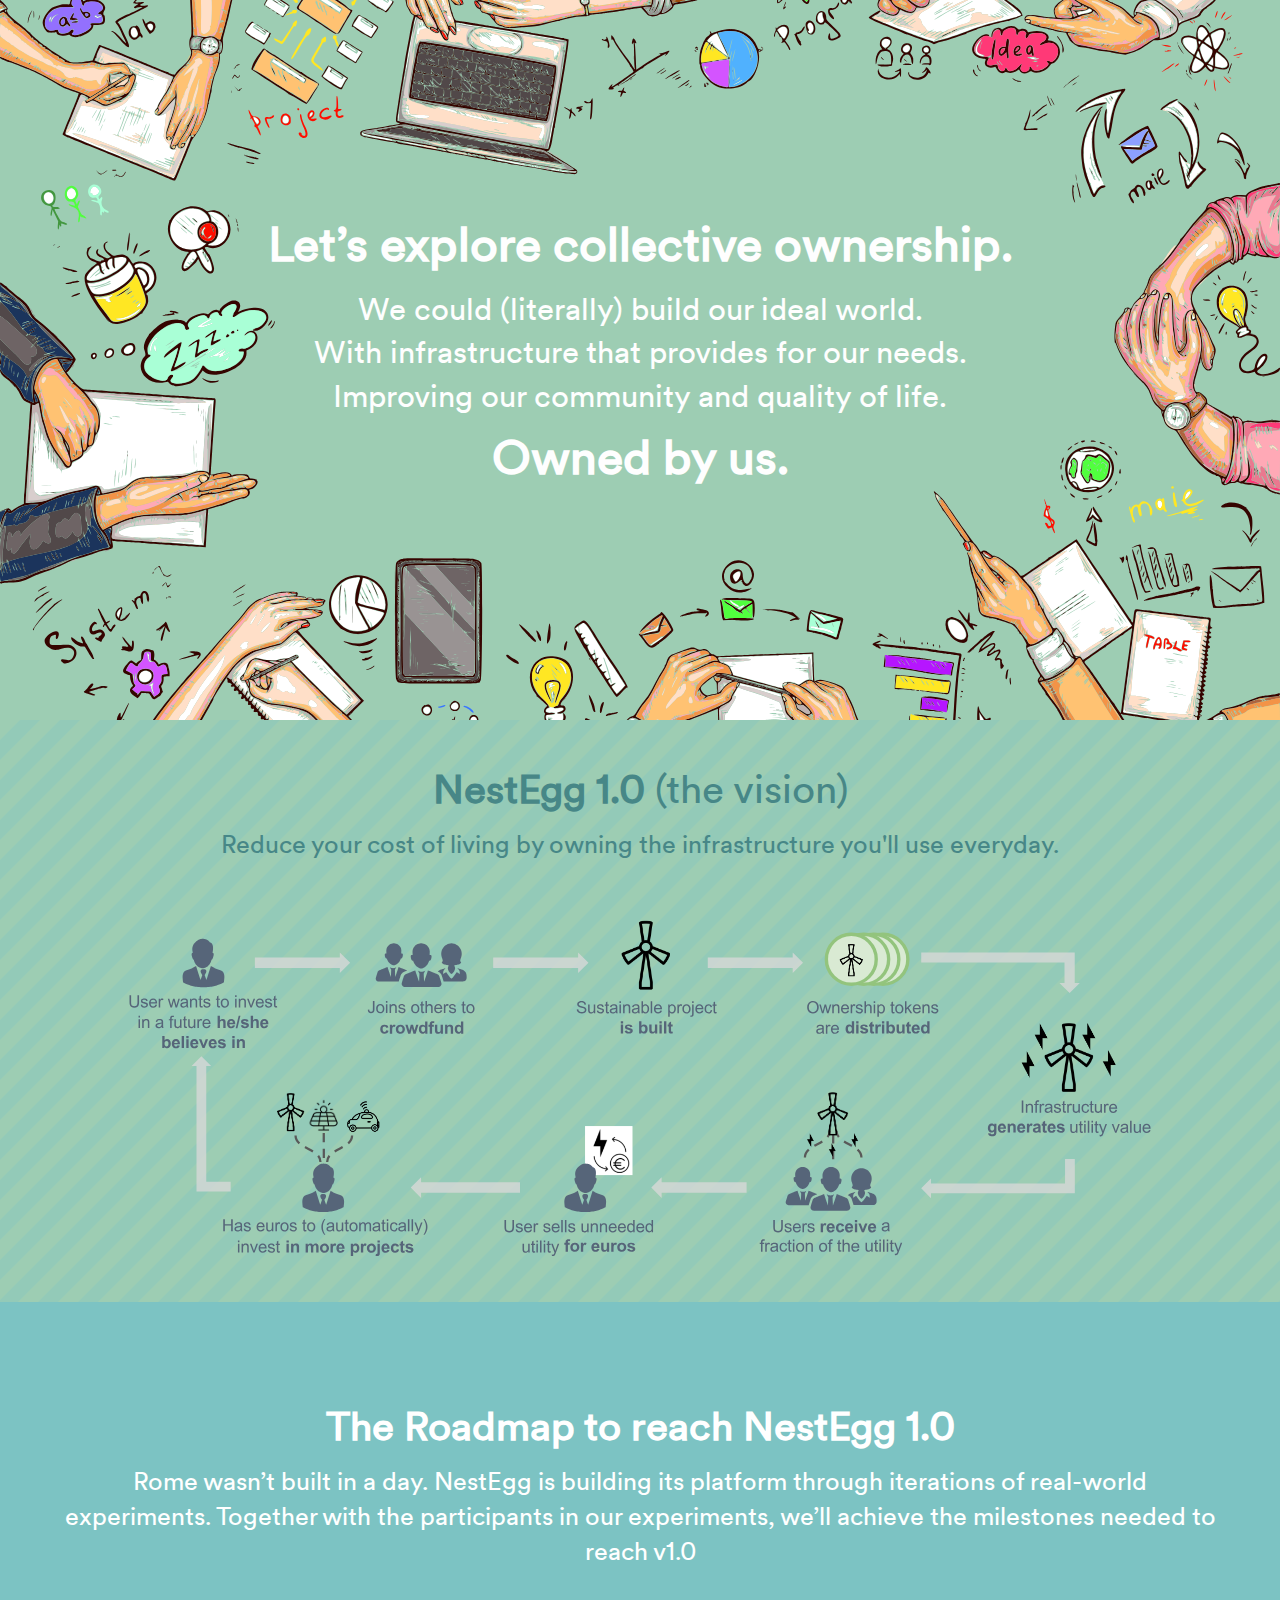
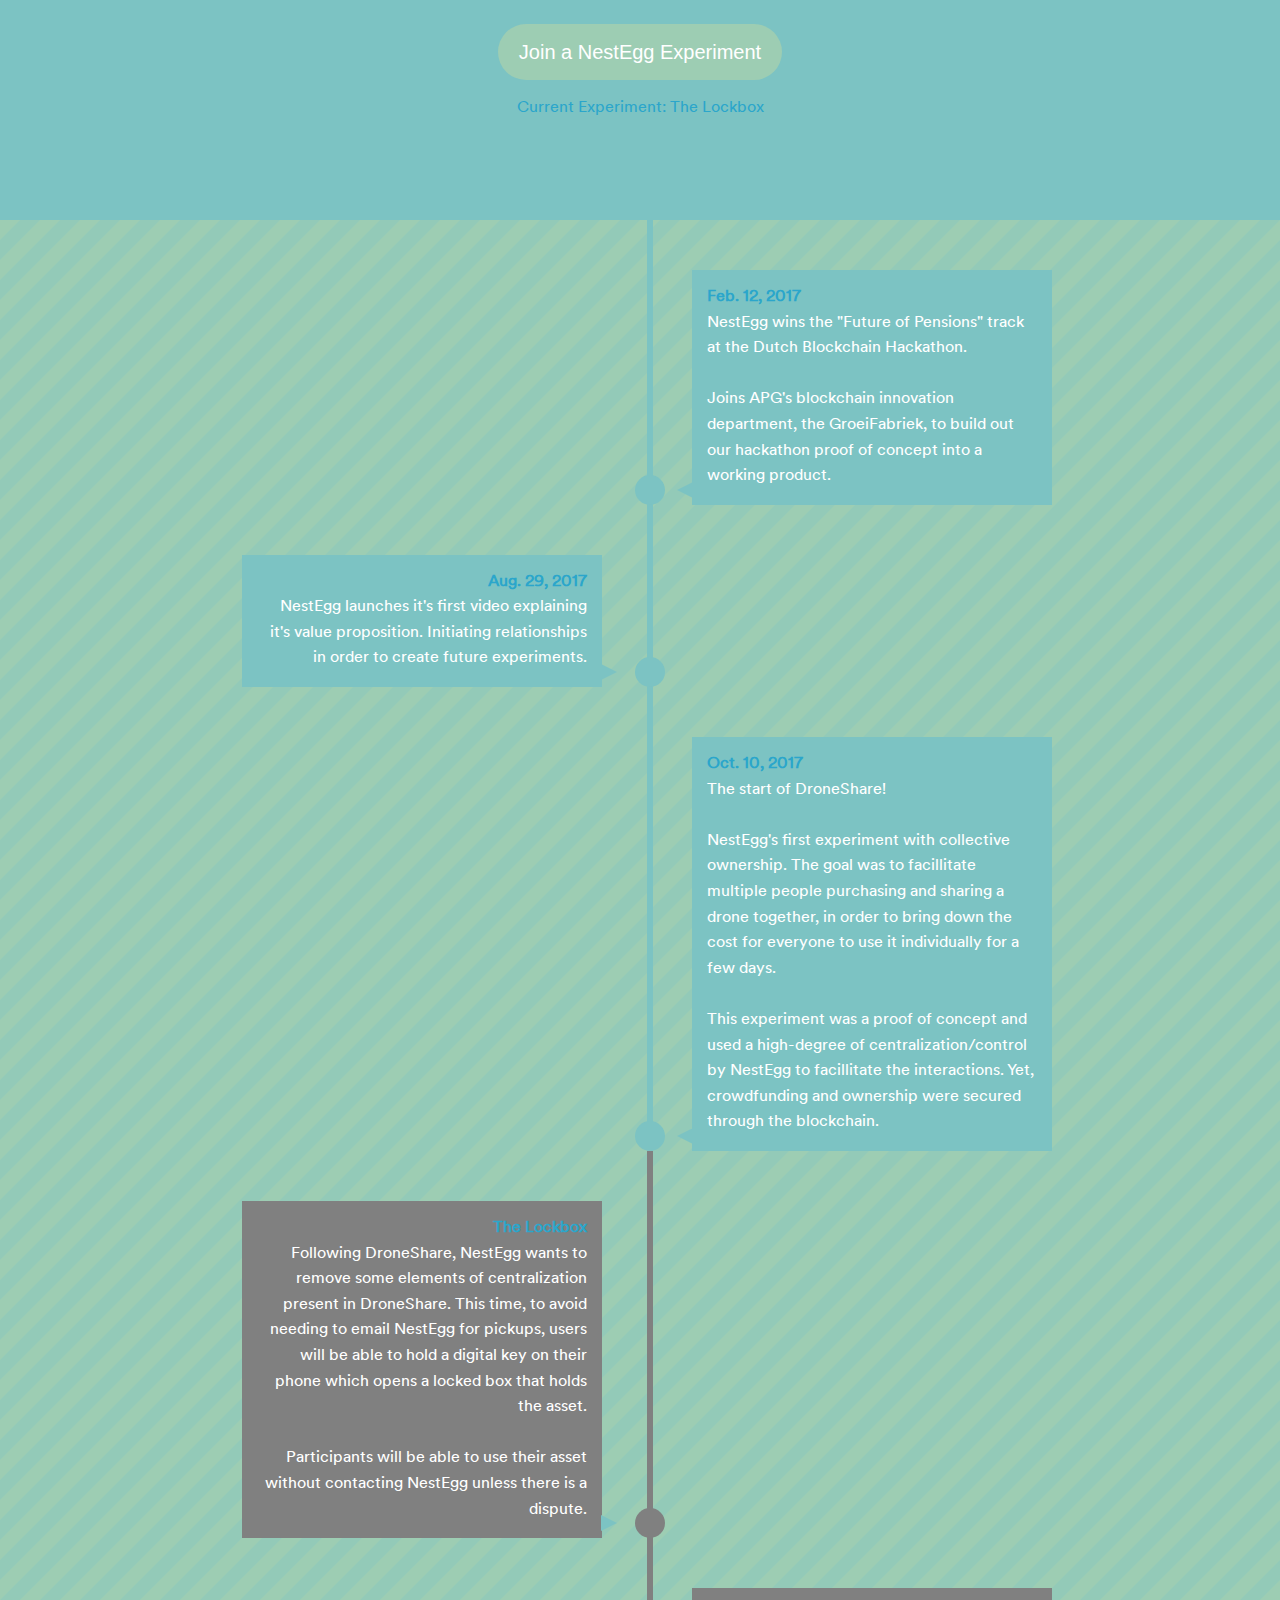
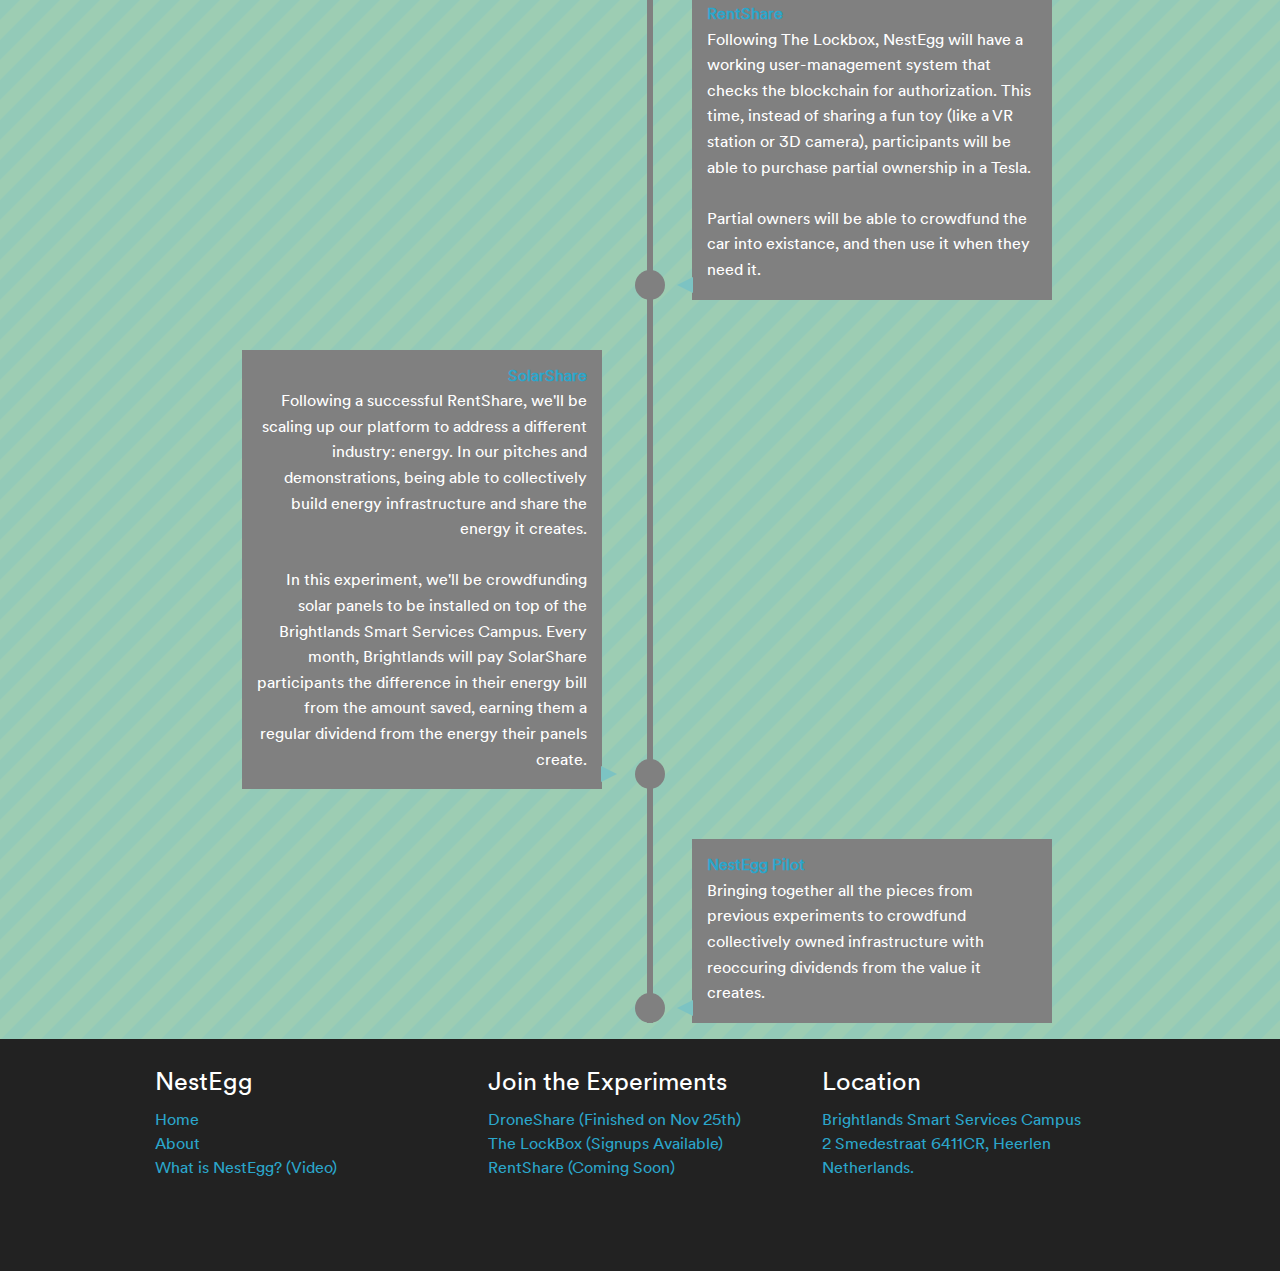
<file: index.html>
<!doctype html>
<html class="no-js" lang="en" dir="ltr">
  <head>
    <meta charset="utf-8">
    <meta http-equiv="x-ua-compatible" content="ie=edge">
    <meta name="viewport" content="width=device-width, initial-scale=1.0">
    <title>NestEgg Development Roadmap</title>
    <link rel="stylesheet" href="css/foundation.css">
    <link rel="stylesheet" href="css/app.css">
    <link rel="stylesheet" href="foundation-icons/foundation-icons.css" />

    <!-- LITY -->
    <link href="css/lity.min.css" rel="stylesheet">
    <script src="js/vendor/jquery.js"></script>
    <script src="js/lity.min.js"></script>
    <!-- // LITY -->

    <!-- <link rel="stylesheet" type="text/css" href="//fonts.googleapis.com/css?family=Lato" /> -->
    <link href='css/circle_font.css' rel='stylesheet' type='text/css'>

    <!-- ****** faviconit.com favicons ****** -->
    <link rel="shortcut icon" href="/favicon/favicon.ico">
    <link rel="icon" sizes="16x16 32x32 64x64" href="favicon/favicon.ico">
    <link rel="icon" type="image/png" sizes="196x196" href="favicon/favicon-192.png">
    <link rel="icon" type="image/png" sizes="160x160" href="favicon/favicon-160.png">
    <link rel="icon" type="image/png" sizes="96x96" href="favicon/favicon-96.png">
    <link rel="icon" type="image/png" sizes="64x64" href="favicon/favicon-64.png">
    <link rel="icon" type="image/png" sizes="32x32" href="favicon/favicon-32.png">
    <link rel="icon" type="image/png" sizes="16x16" href="favicon/favicon-16.png">
    <link rel="apple-touch-icon" sizes="114x114" href="favicon/favicon-114.png">
    <link rel="apple-touch-icon" sizes="72x72" href="favicon/favicon-72.png">
    <link rel="apple-touch-icon" sizes="144x144" href="favicon/favicon-144.png">
    <link rel="apple-touch-icon" sizes="60x60" href="favicon/favicon-60.png">
    <link rel="apple-touch-icon" sizes="120x120" href="favicon/favicon-120.png">
    <link rel="apple-touch-icon" sizes="76x76" href="favicon/favicon-76.png">
    <link rel="apple-touch-icon" sizes="152x152" href="favicon/favicon-152.png">
    <link rel="apple-touch-icon" sizes="180x180" href="favicon/favicon-180.png">
    <meta name="msapplication-TileColor" content="#FFFFFF">
    <meta name="msapplication-TileImage" content="favicon/favicon-144.png">
    <meta name="msapplication-config" content="/browserconfig.xml">
    <!-- ****** faviconit.com favicons ****** -->

    <style type="text/css">
      ul li div a:link, a:visited {
        /*color: white;*/
        font-weight: bold;
        /*text-shadow: 1px 1px 1px #0a0a0a;*/
      }

      .mid {
      	background-color: #9dcdb3;
      	background-image: url("data:image/svg+xml,%3Csvg width='40' height='40' viewBox='0 0 40 40' xmlns='http://www.w3.org/2000/svg'%3E%3Cg fill='%237cc3c3' fill-opacity='0.3' fill-rule='evenodd'%3E%3Cpath d='M0 40L40 0H20L0 20M40 40V20L20 40'/%3E%3C/g%3E%3C/svg%3E");
      }
    </style>
  </head>
  <body>


<!-- HERO SECTION -->

<div class="hero">
  <div class="hero-text">
  <h1>
    <strong>Let’s explore collective ownership.</strong>
  </h1>
  <h3>
    We could (literally) build our ideal world.<br>
    With infrastructure that provides for our needs.<br>
    Improving our community and quality of life.
  </h3>
  <h1>
    <strong>Owned by us.</strong>
  </h1>

  </div>
</div>

<!-- MAIN SECTION -->

<section class="intro mid" style="background-size: auto; padding: 5vh 0">
  <div class="container">
    <h2 style="color: #478787;"><strong>NestEgg 1.0</strong> (the vision)</h2>
    <h4 style="color: #478787;">Reduce your cost of living by owning the infrastructure you'll use everyday.</h4> <br><br>


    <!-- <h2 style="color: black; font-family: courier new;"><strong>NestEgg 1.0</strong> (the vision)</h2>
    <h4 style="color: black; font-family: courier new;">Reduce cost of living by owning infrastructure that you use everyday. <br>By crowdfunding and owning it together with others.</h4> -->

    <img src="images/flow.svg" style="width: 80vw">
  </div>
</section>
<section class="intro">
  <div class="container">
    <h2><strong>The Roadmap to reach NestEgg 1.0 </strong></h2>
    <h4>Rome wasn’t built in a day. NestEgg is building its platform through iterations of real-world experiments. Together with the participants in our experiments, we’ll achieve the milestones needed to reach v1.0</h4>
    <button class="button large" style="margin-top: 5vh; border-radius: 100px; background-color: #9DCDB3;"><a href="https://nestegg2.typeform.com/to/bTody9" style="color: white;" data-lity>Join a NestEgg Experiment</a></button> <br> <span><a href="#lockbox"> Current Experiment: The Lockbox</a></span>
  </div>
  	
</section>

<section class="timeline mid">
  <ul>

    <!-- LIST ITEM -->
    <li>
      <div>
        <time><a href="https://blockchaingers.org/live-report/future-of-pensions-track-winners-dbh17-ben2nest-">Feb. 12, 2017</a></time><br>
        <span>NestEgg wins the "Future of Pensions" track at the Dutch Blockchain Hackathon.<br><br>Joins APG's blockchain innovation department, the GroeiFabriek, to build out our hackathon proof of concept into a working product.</span>
      </div>
    </li>
    <!-- // LIST ITEM -->

    <!-- LIST ITEM -->
    <li>
      <div>
        <time><a href="https://www.youtube.com/watch?v=SmdDkS1y4wY" target="_blank">Aug. 29, 2017</a></time><br>
        <span>NestEgg launches it's first video explaining it's value proposition. Initiating relationships in order to create future experiments. </span>
      </div>
    </li>
    <!-- // LIST ITEM -->

    <!-- LIST ITEM -->
    <li id="droneshare">
      <div>
        <time><a href="https://medium.com/nestegg/droneshare-in-review-d9bf4dcc8052" target="_blank">Oct. 10, 2017</a></time><br>
        <span>The start of DroneShare!<br><br>

        NestEgg's first experiment with collective ownership. The goal was to facillitate multiple people purchasing and sharing a drone together, in order to bring down the cost for everyone to use it individually for a few days.<br><br>

        This experiment was a proof of concept and used a high-degree of centralization/control by NestEgg to facillitate the interactions. Yet, crowdfunding and ownership were secured through the blockchain.</span>
      </div>
    </li>
    <!-- // LIST ITEM -->

    <!-- LIST ITEM -->
    <li id="lockbox" class="inactive">
      <div class="inactive">
        <time><a href="http://lockbox.nestegg.eu" target="_blank">The Lockbox</a></time><br>
        <span>Following DroneShare, NestEgg wants to remove some elements of centralization present in DroneShare. This time, to avoid needing to email NestEgg for pickups, users will be able to hold a digital key on their phone which opens a locked box that holds the asset.<br><br>

        Participants will be able to use their  asset without contacting NestEgg unless there is a dispute.</span>
      </div>
    </li>
    <!-- // LIST ITEM -->

    <!-- LIST ITEM -->
    <li id="rentshare" class="inactive">
      <div class="inactive">
        <time><a href="#">RentShare</a></time><br>
        <span>Following The Lockbox, NestEgg will have a working user-management system that checks the blockchain for authorization. This time, instead of sharing a fun toy (like a VR station or 3D camera), participants will be able to purchase partial ownership in a Tesla.<br><br>

        Partial owners will be able to crowdfund the car into existance, and then use it when they need it.</span>
      </div>
    </li>
    <!-- // LIST ITEM -->

    <!-- LIST ITEM -->
    <li class="inactive">
      <div class="inactive">
        <time><a href="#">SolarShare</a></time><br>
        <span>Following a successful RentShare, we'll be scaling up our platform to address a different industry: energy. In our pitches and demonstrations, being able to collectively build energy infrastructure and share the energy it creates.<br><br>

        In this experiment, we'll be crowdfunding solar panels to be installed on top of the Brightlands Smart Services Campus. Every month, Brightlands will pay SolarShare participants the difference in their energy bill from the amount saved, earning them a regular dividend from the energy their panels create.</span>
      </div>
    </li>
    <!-- // LIST ITEM -->

    <!-- LIST ITEM -->
    <li class="inactive">
      <div class="inactive">
        <time><a href="#">NestEgg Pilot</a></time><br>
        <span>Bringing together all the pieces from previous experiments to crowdfund collectively owned infrastructure with reoccuring dividends from the value it creates.</span>
      </div>
    </li>
    <!-- // LIST ITEM -->

    



  </ul>
</section>

<!-- FOOTER -->



<footer>
  <div class="row wrap small-up-1 medium-up-3">
      <div class="columns">
        <h4>NestEgg</h4>
        <a href="http://nestegg.eu">Home</a>
        <a href="http://nestegg.eu/about.html">About</a>
        <a href="https://www.youtube.com/watch?v=SmdDkS1y4wY">What is NestEgg? (Video)</a>
      </div>
      <div class="columns">
        <h4>Join the Experiments</h4>
        <a href="#droneshare">DroneShare (Finished on Nov 25th)</a>
        <a href="#lockbox">The LockBox (Signups Available)</a>
        <a href="#rentshare">RentShare (Coming Soon)</a>
      </div>
      <div class="columns">
      <h4>Location</h4>
      <a href="https://goo.gl/maps/MJHPfMuuoLN2">Brightlands Smart Services Campus<br> 2 Smedestraat 6411CR, Heerlen Netherlands.</a>
      </div>
  </div>


    <script src="js/vendor/jquery.js"></script>
    <script src="js/vendor/what-input.js"></script>
    <script src="js/vendor/foundation.js"></script>
    <script src="js/app.js"></script>
  </body>
</html>
</file>
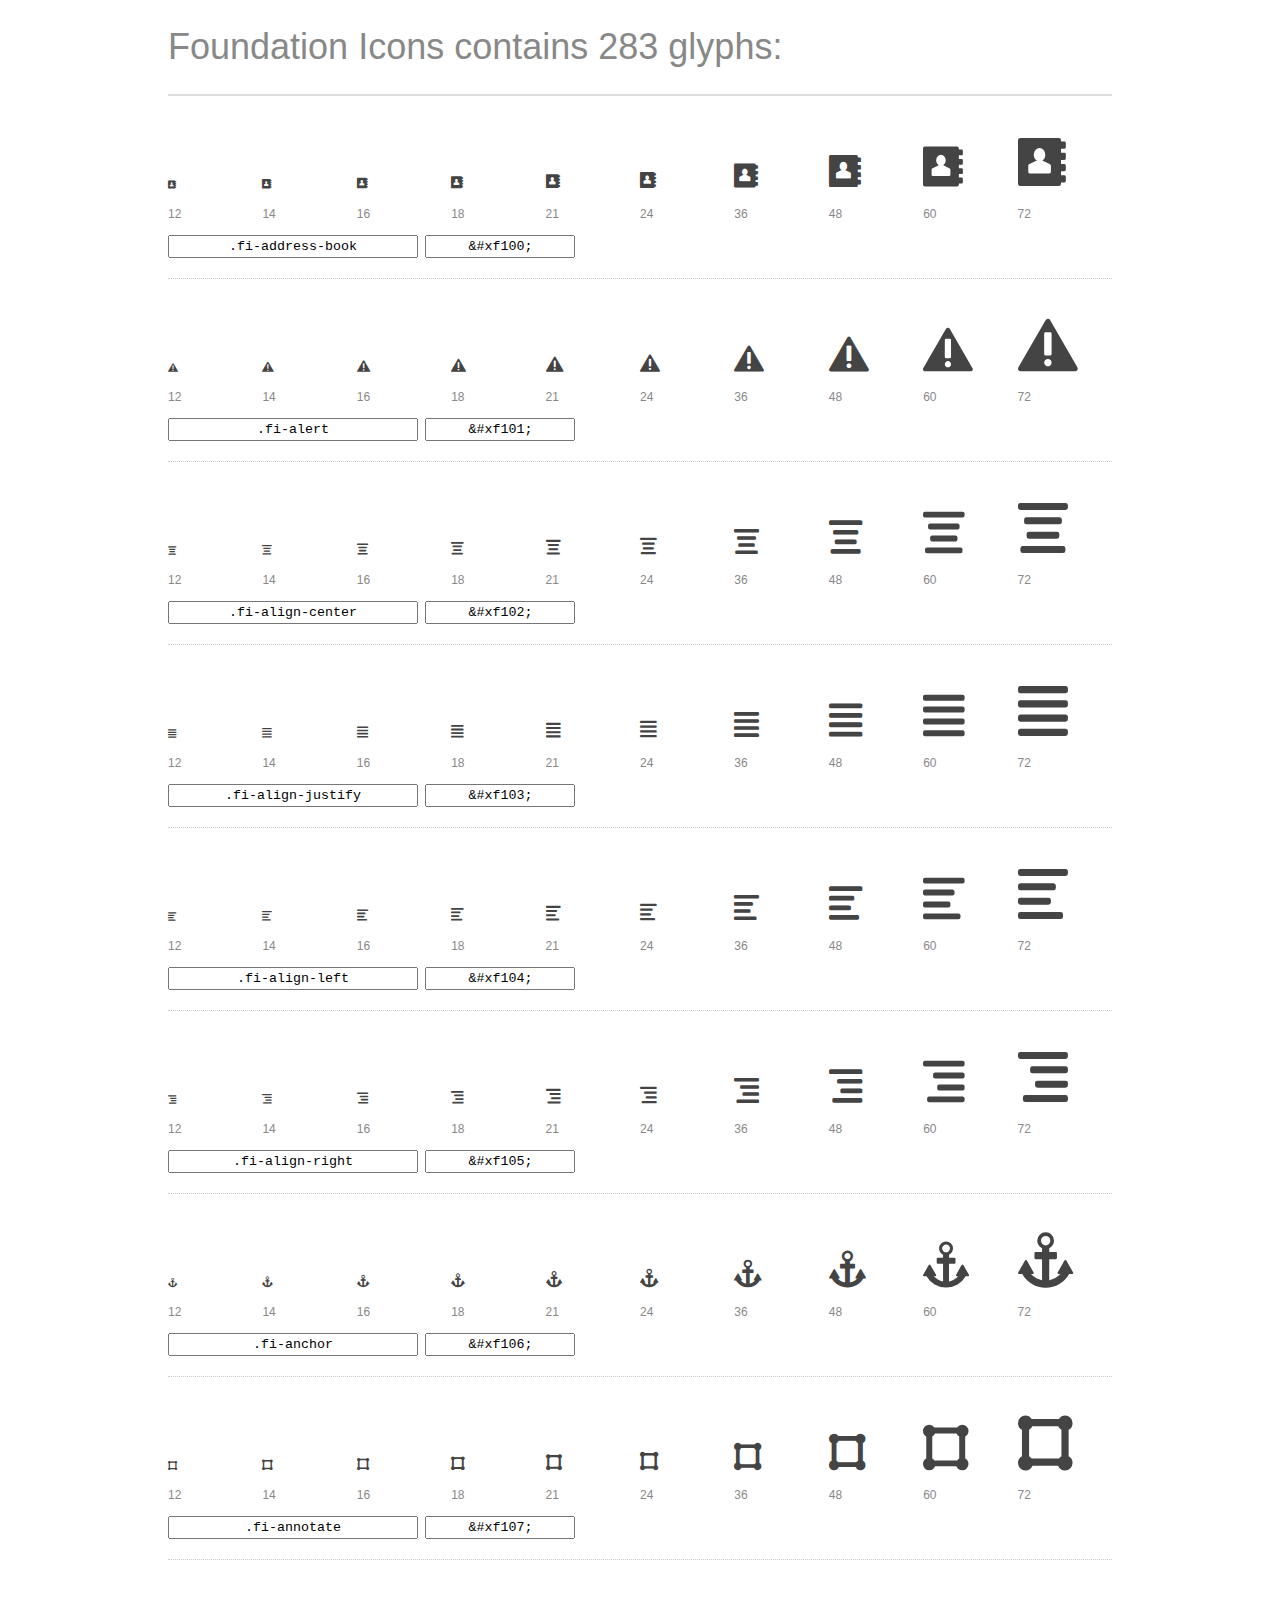
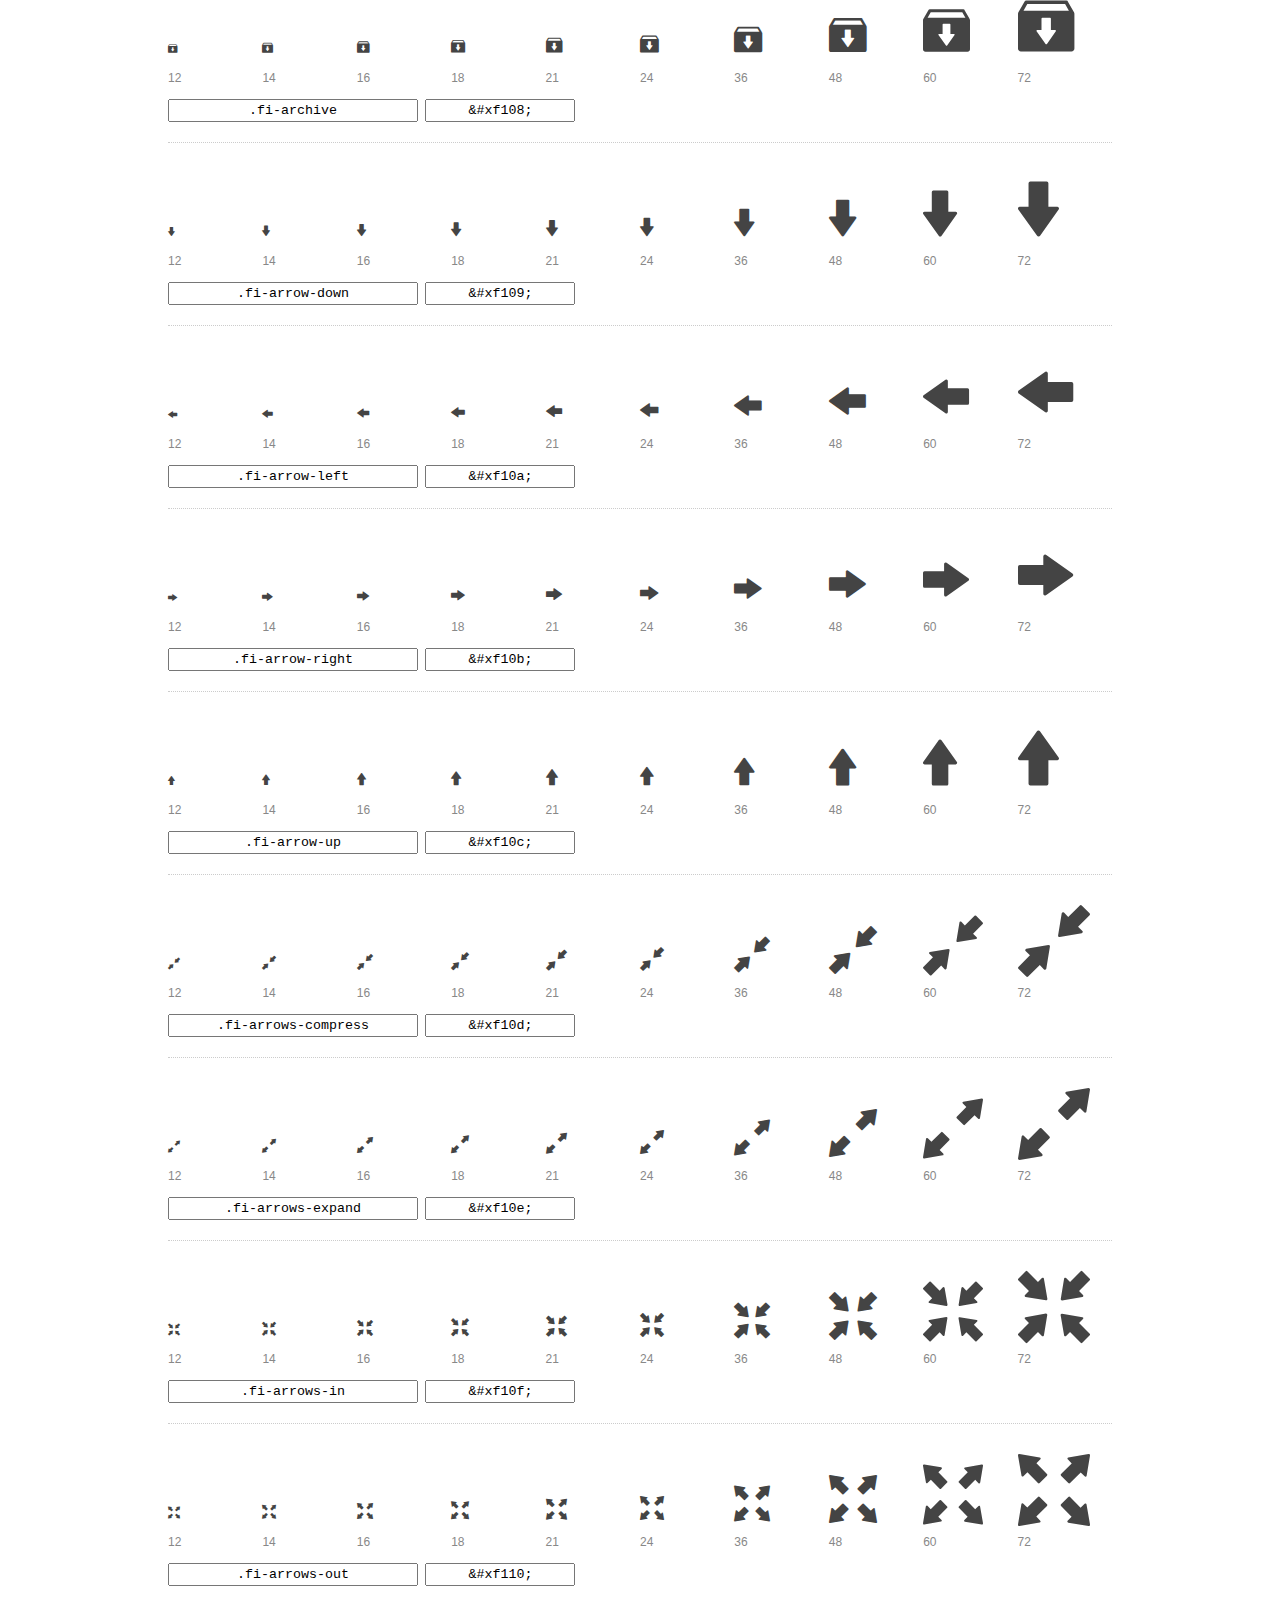
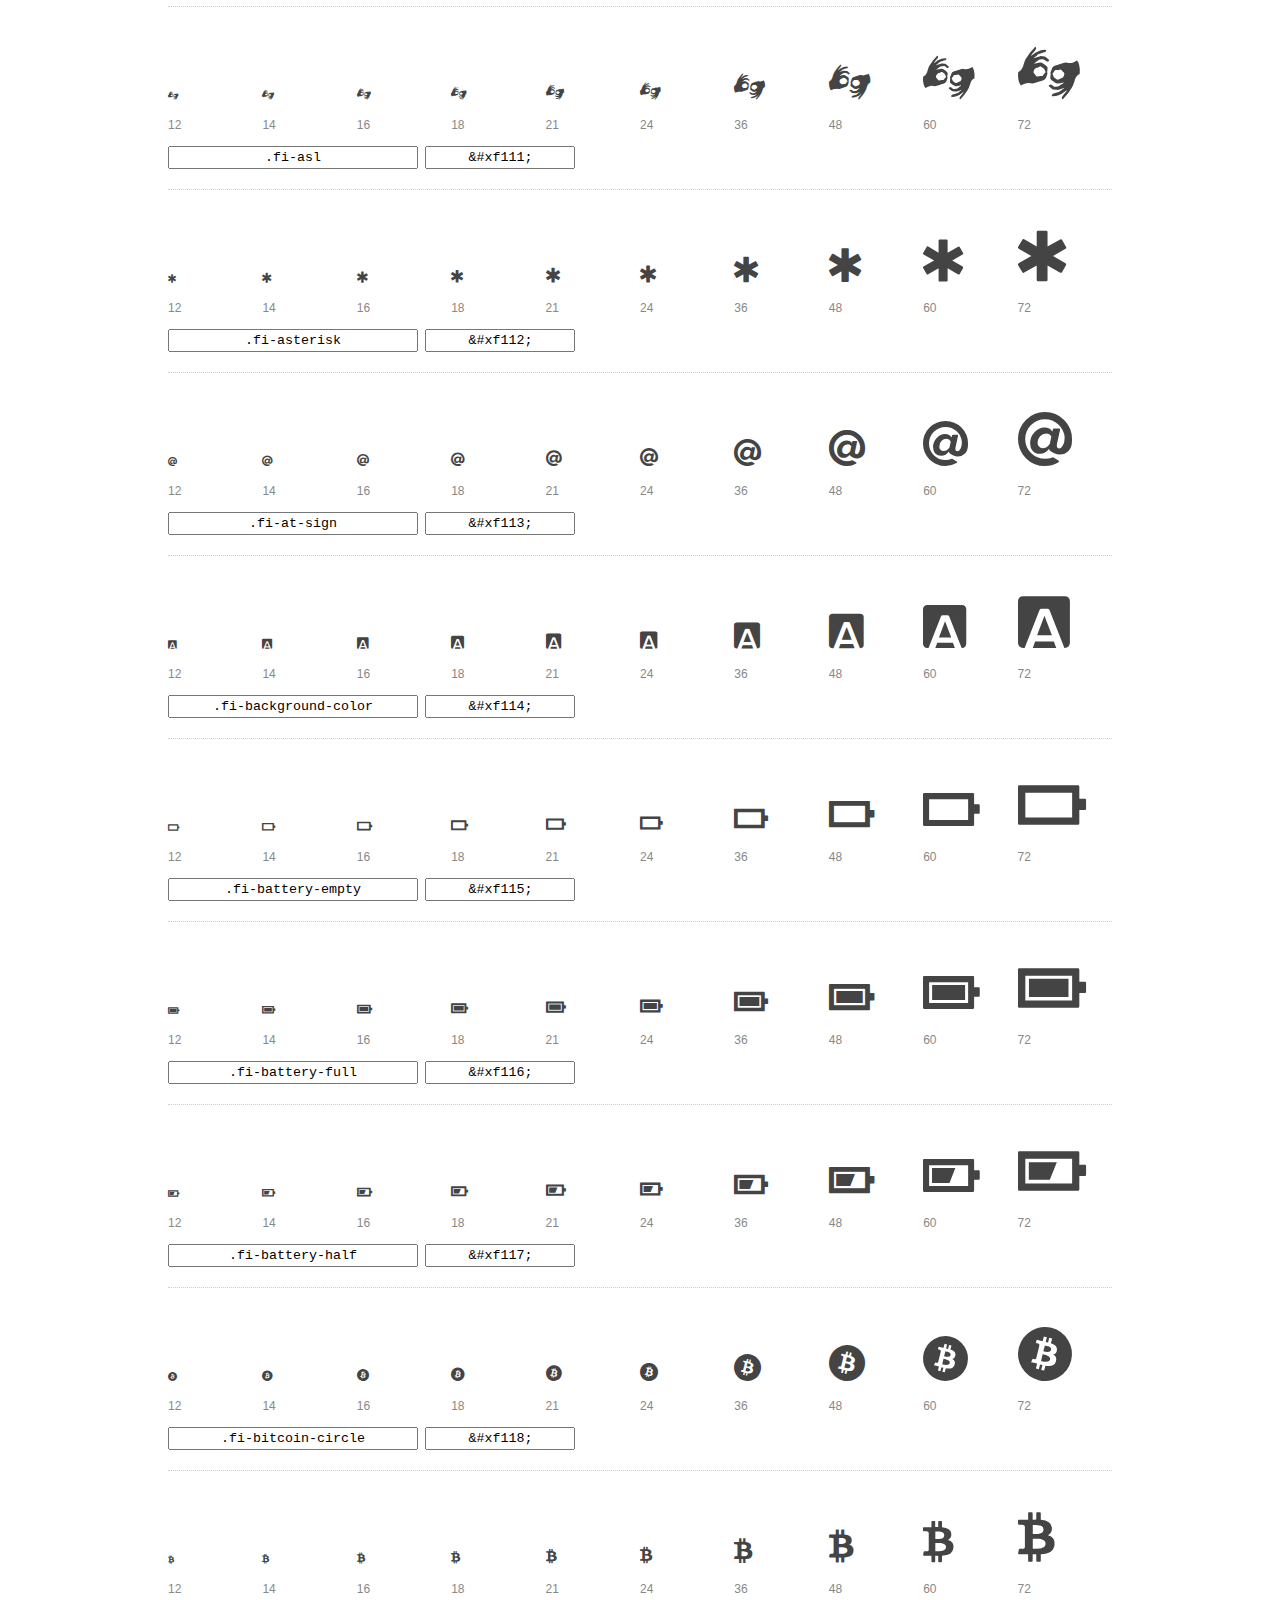
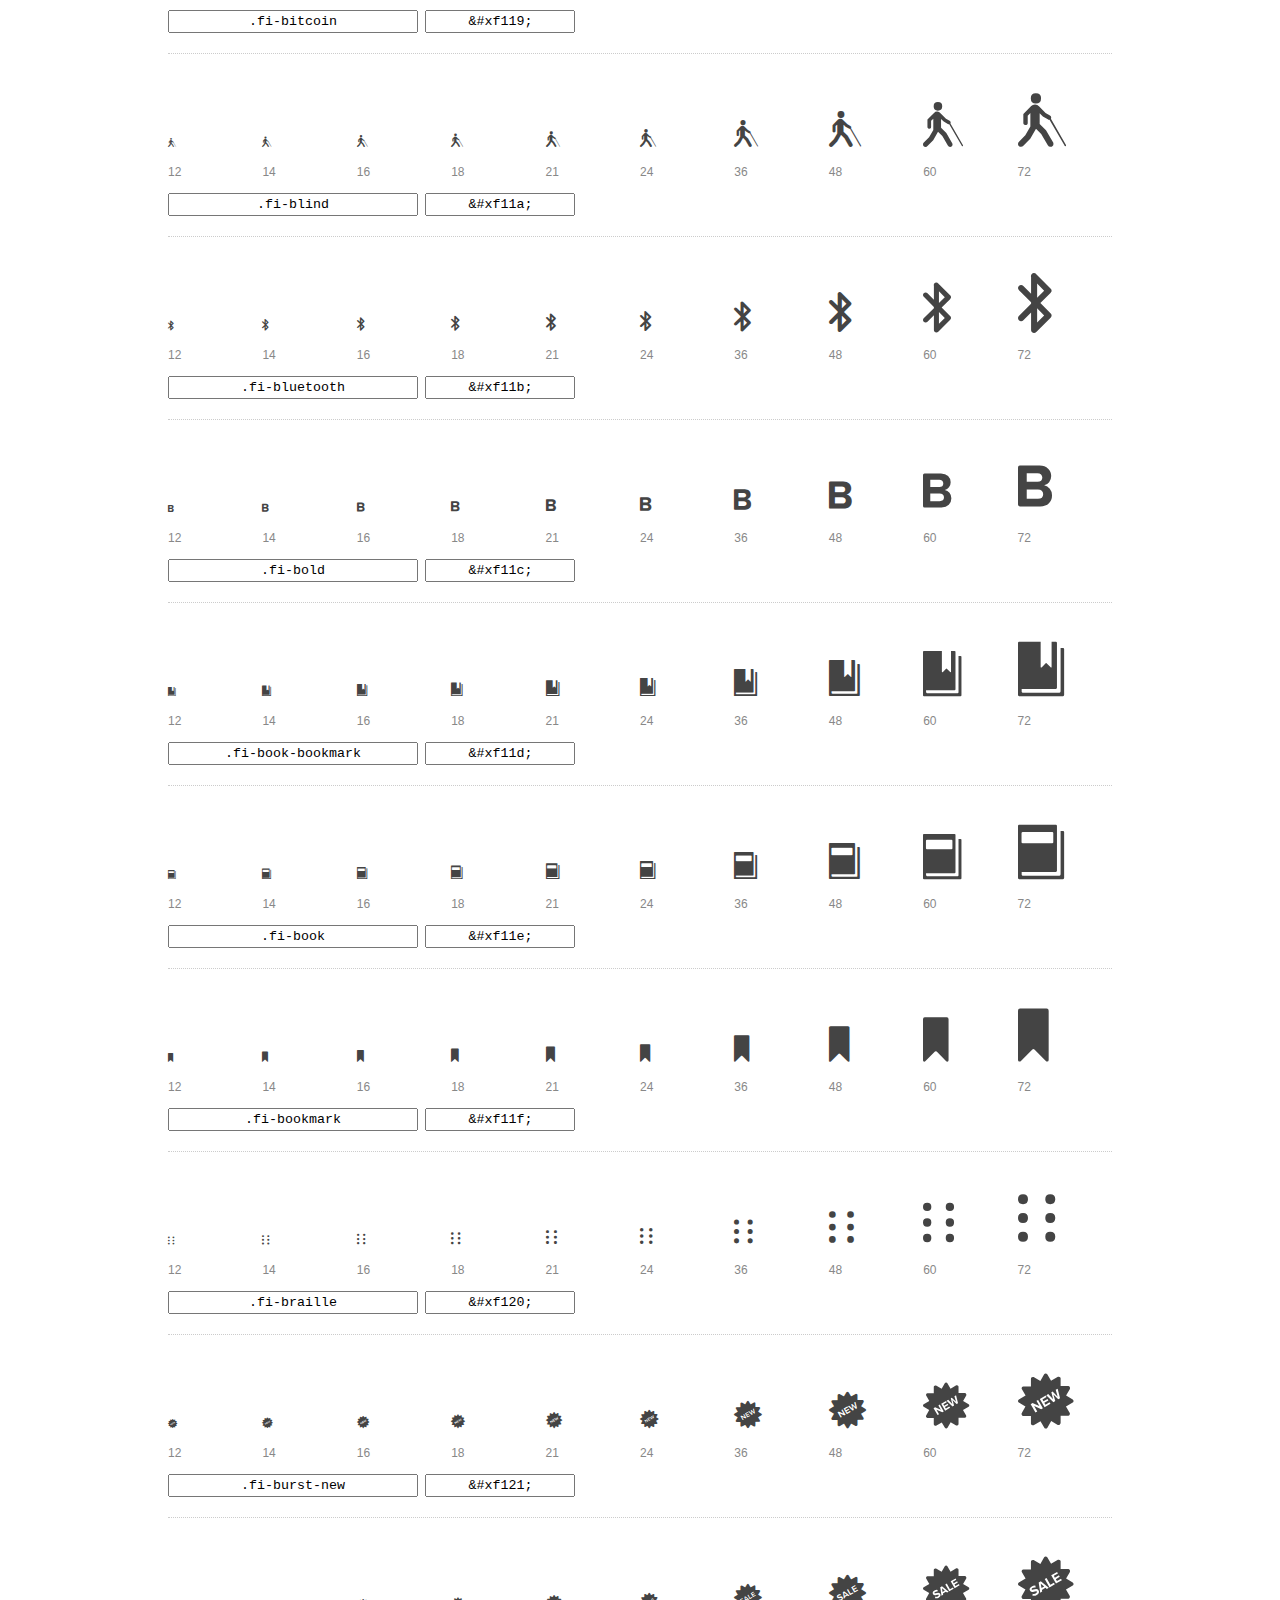
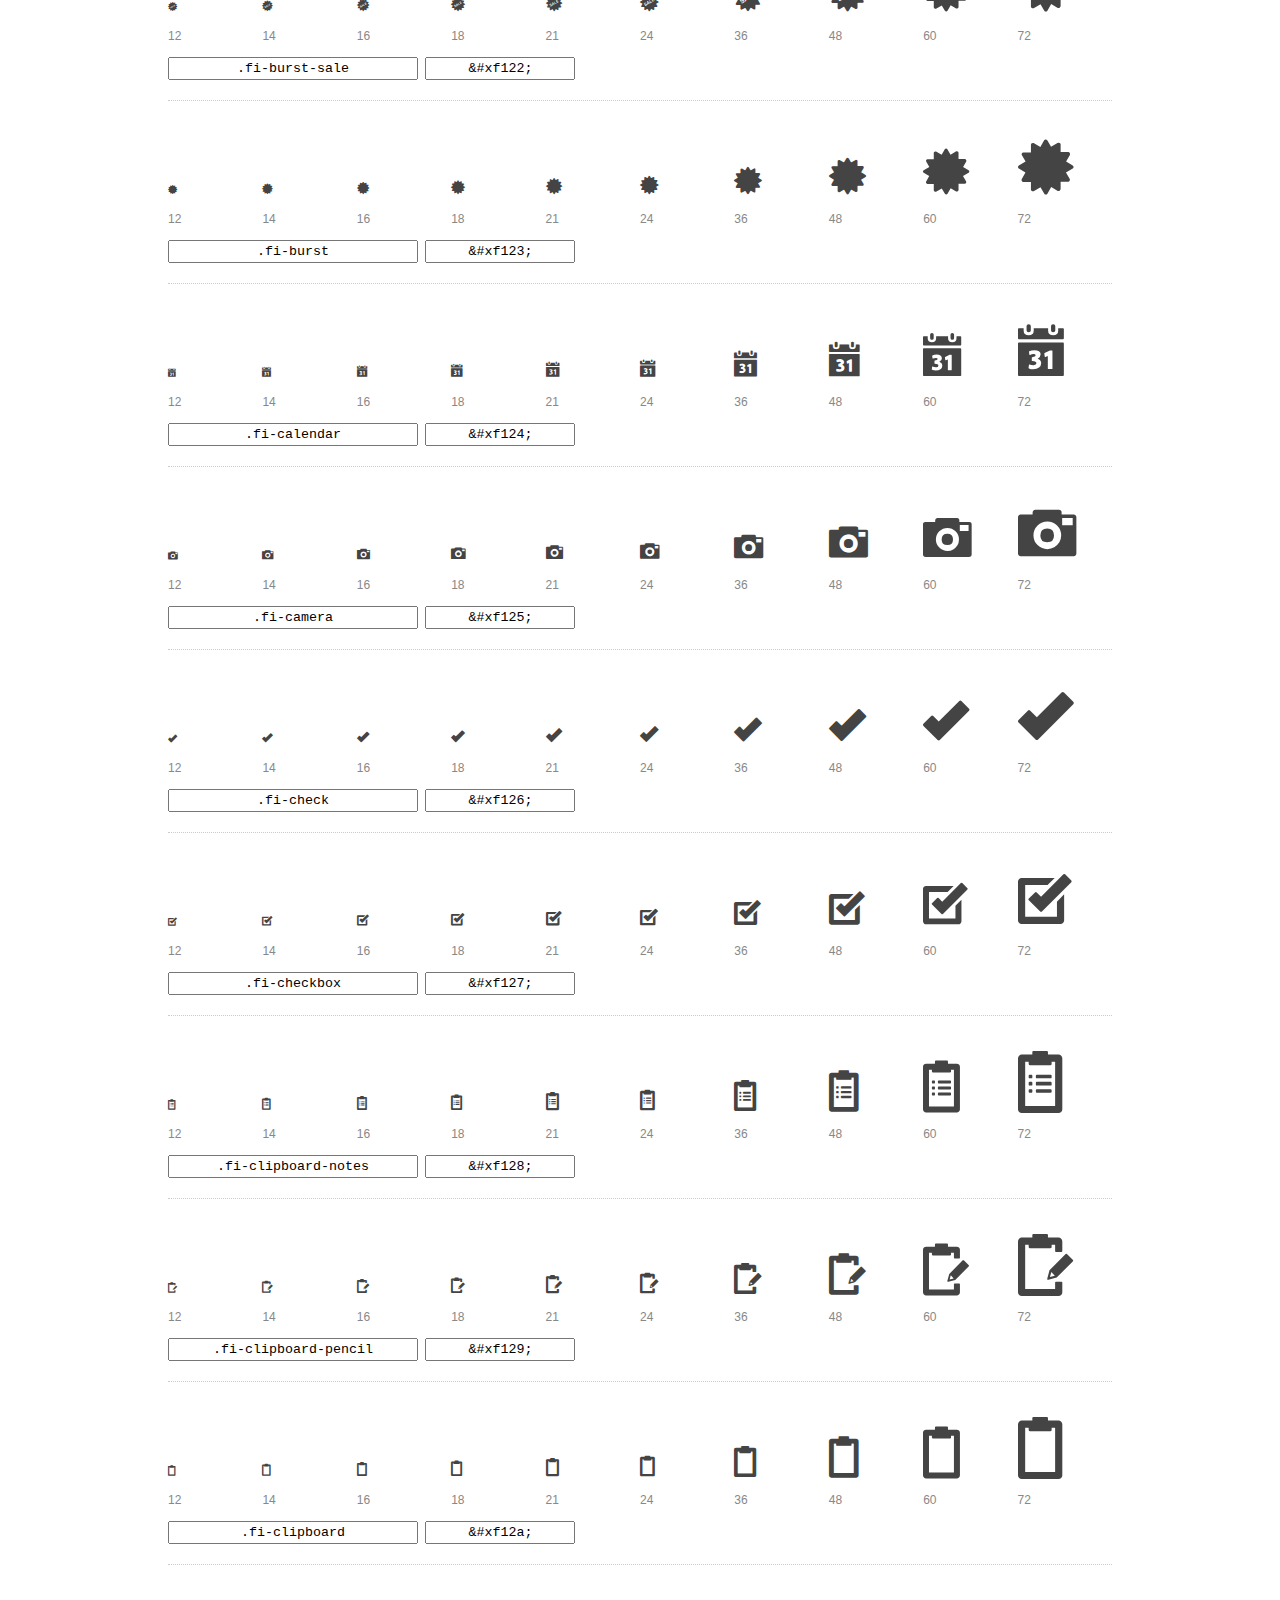
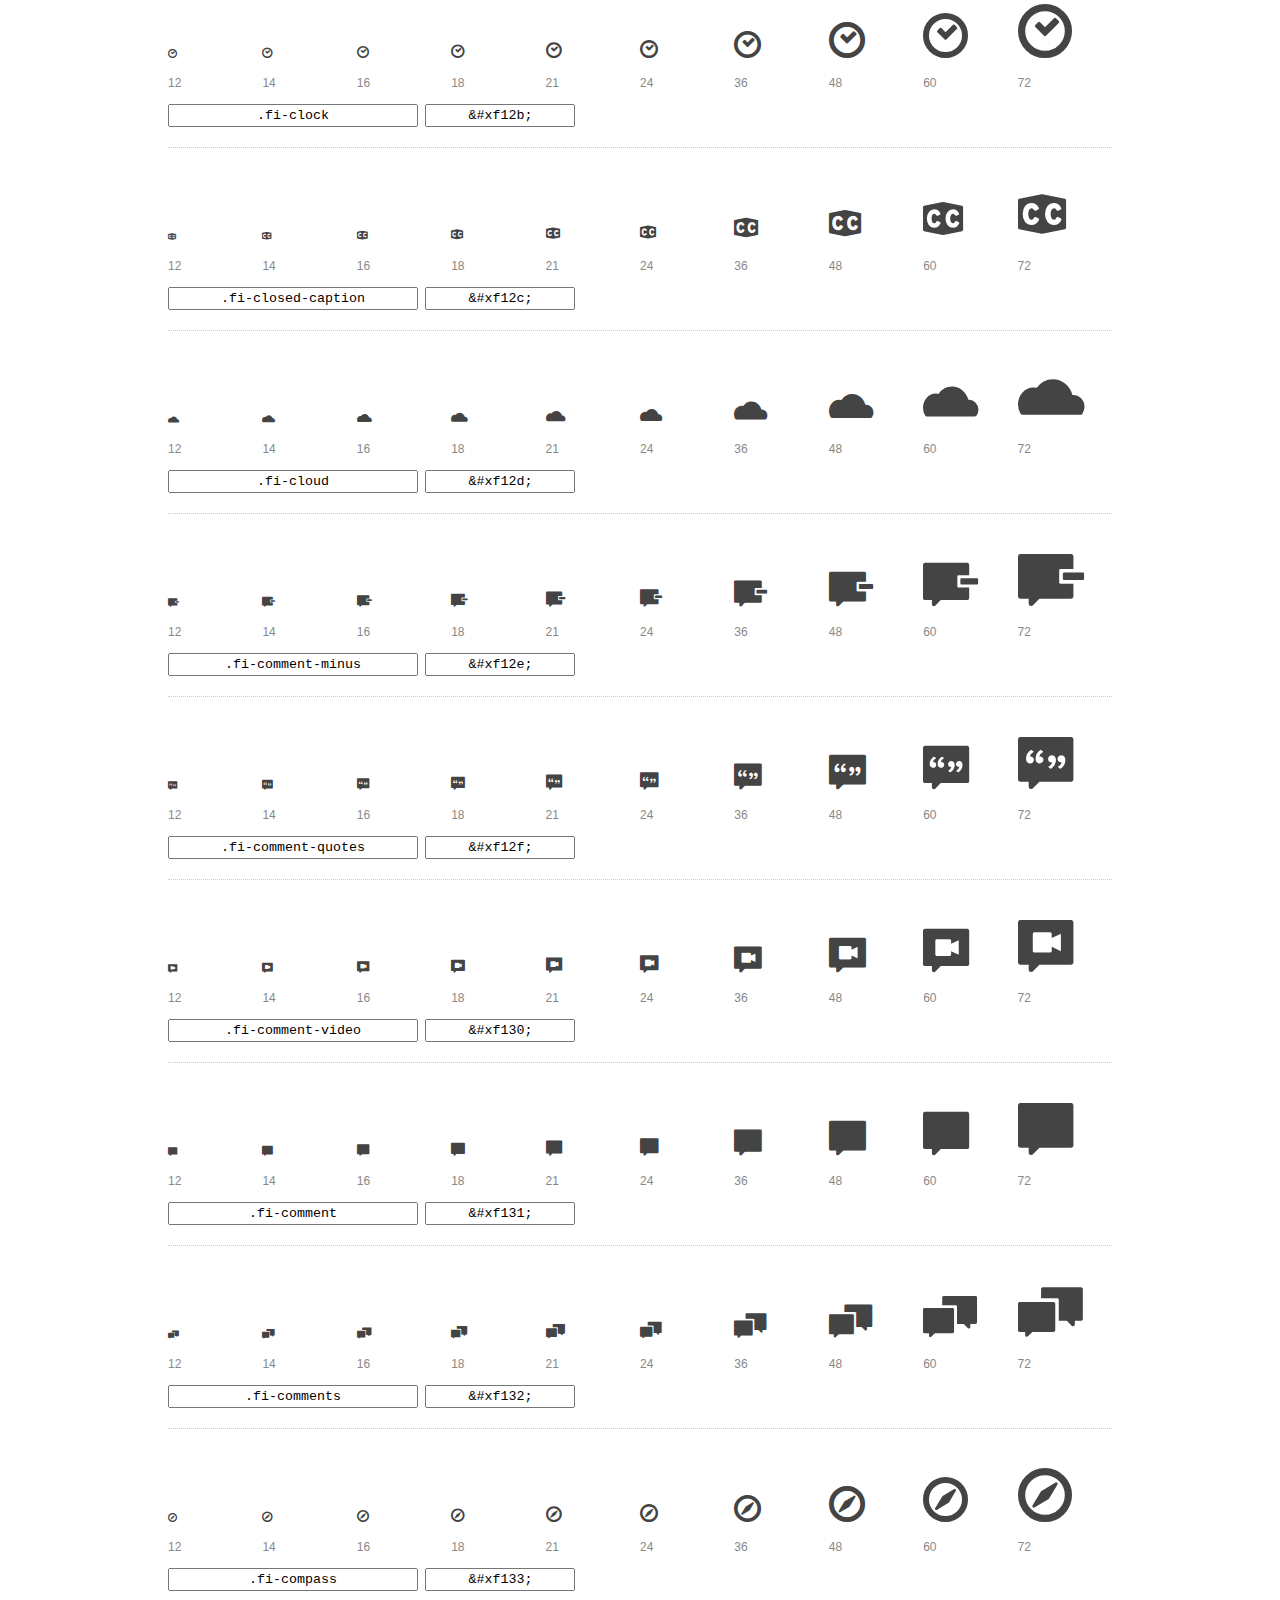
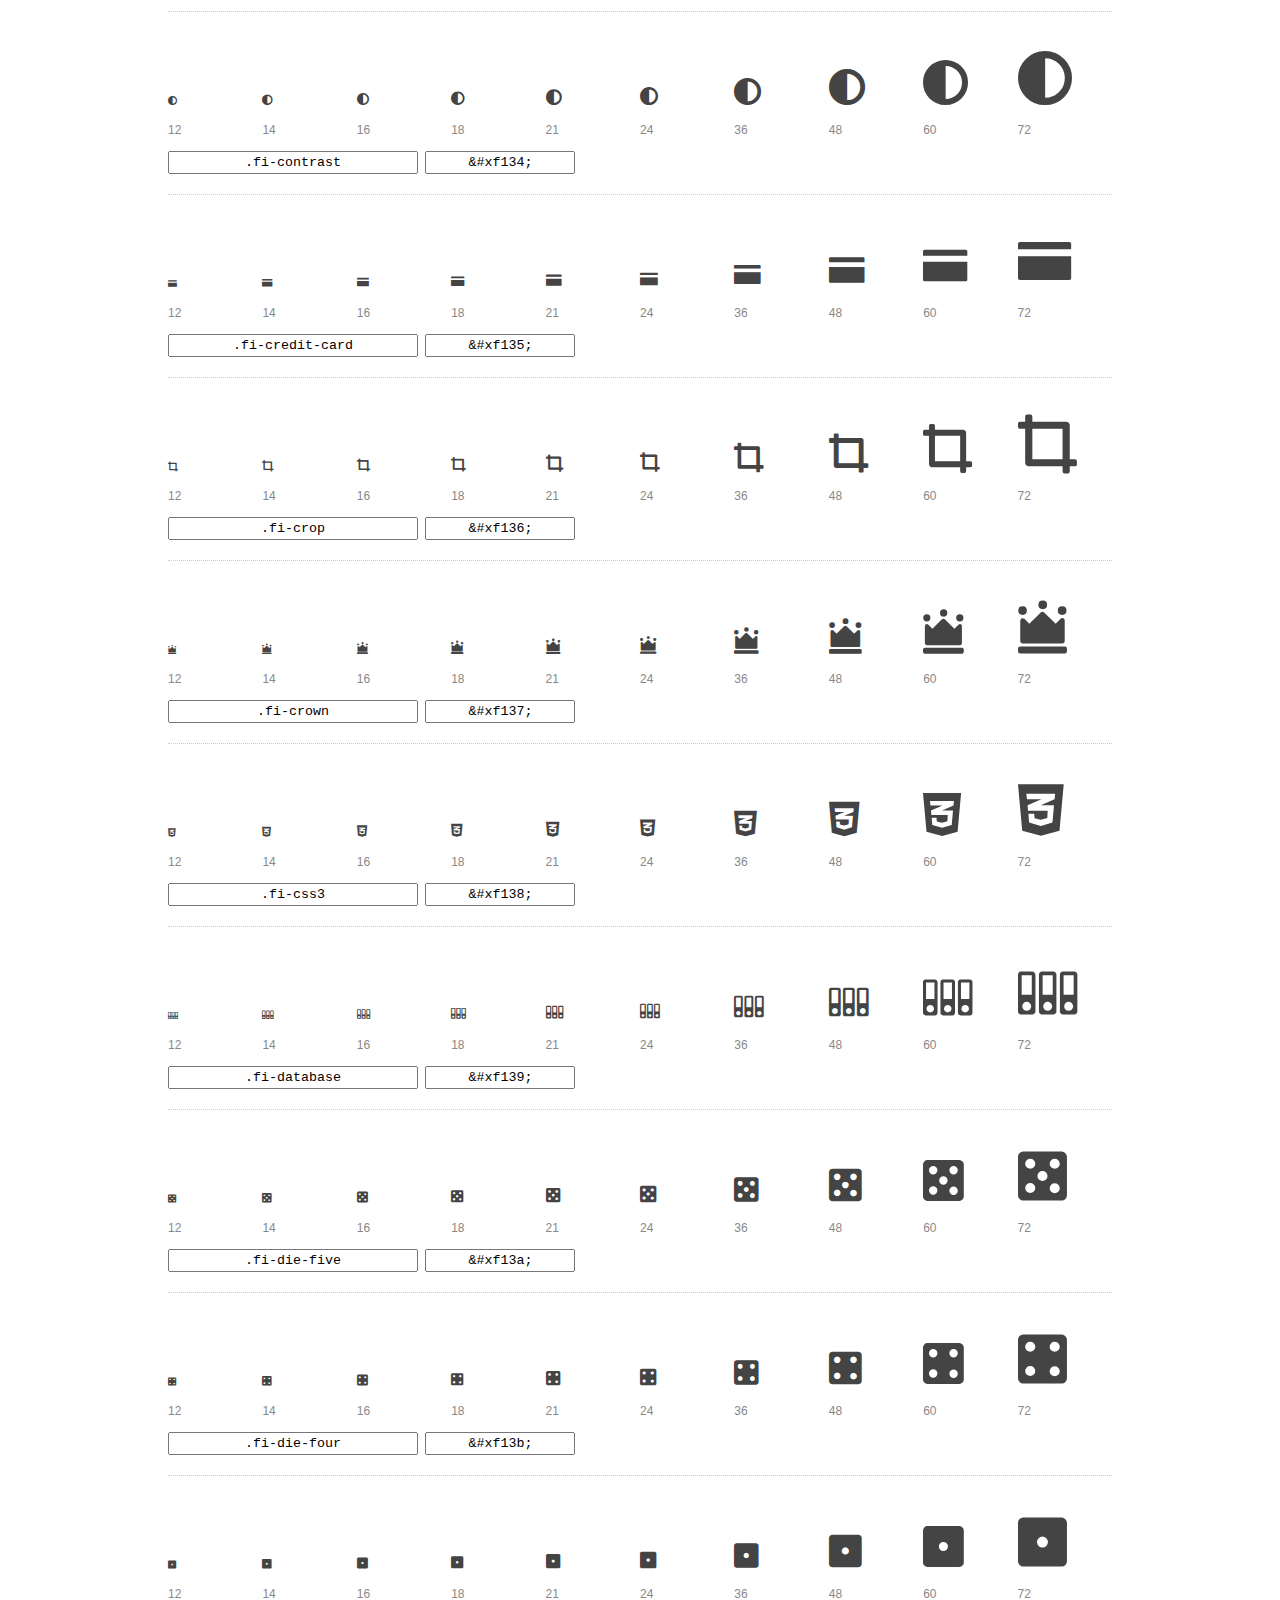
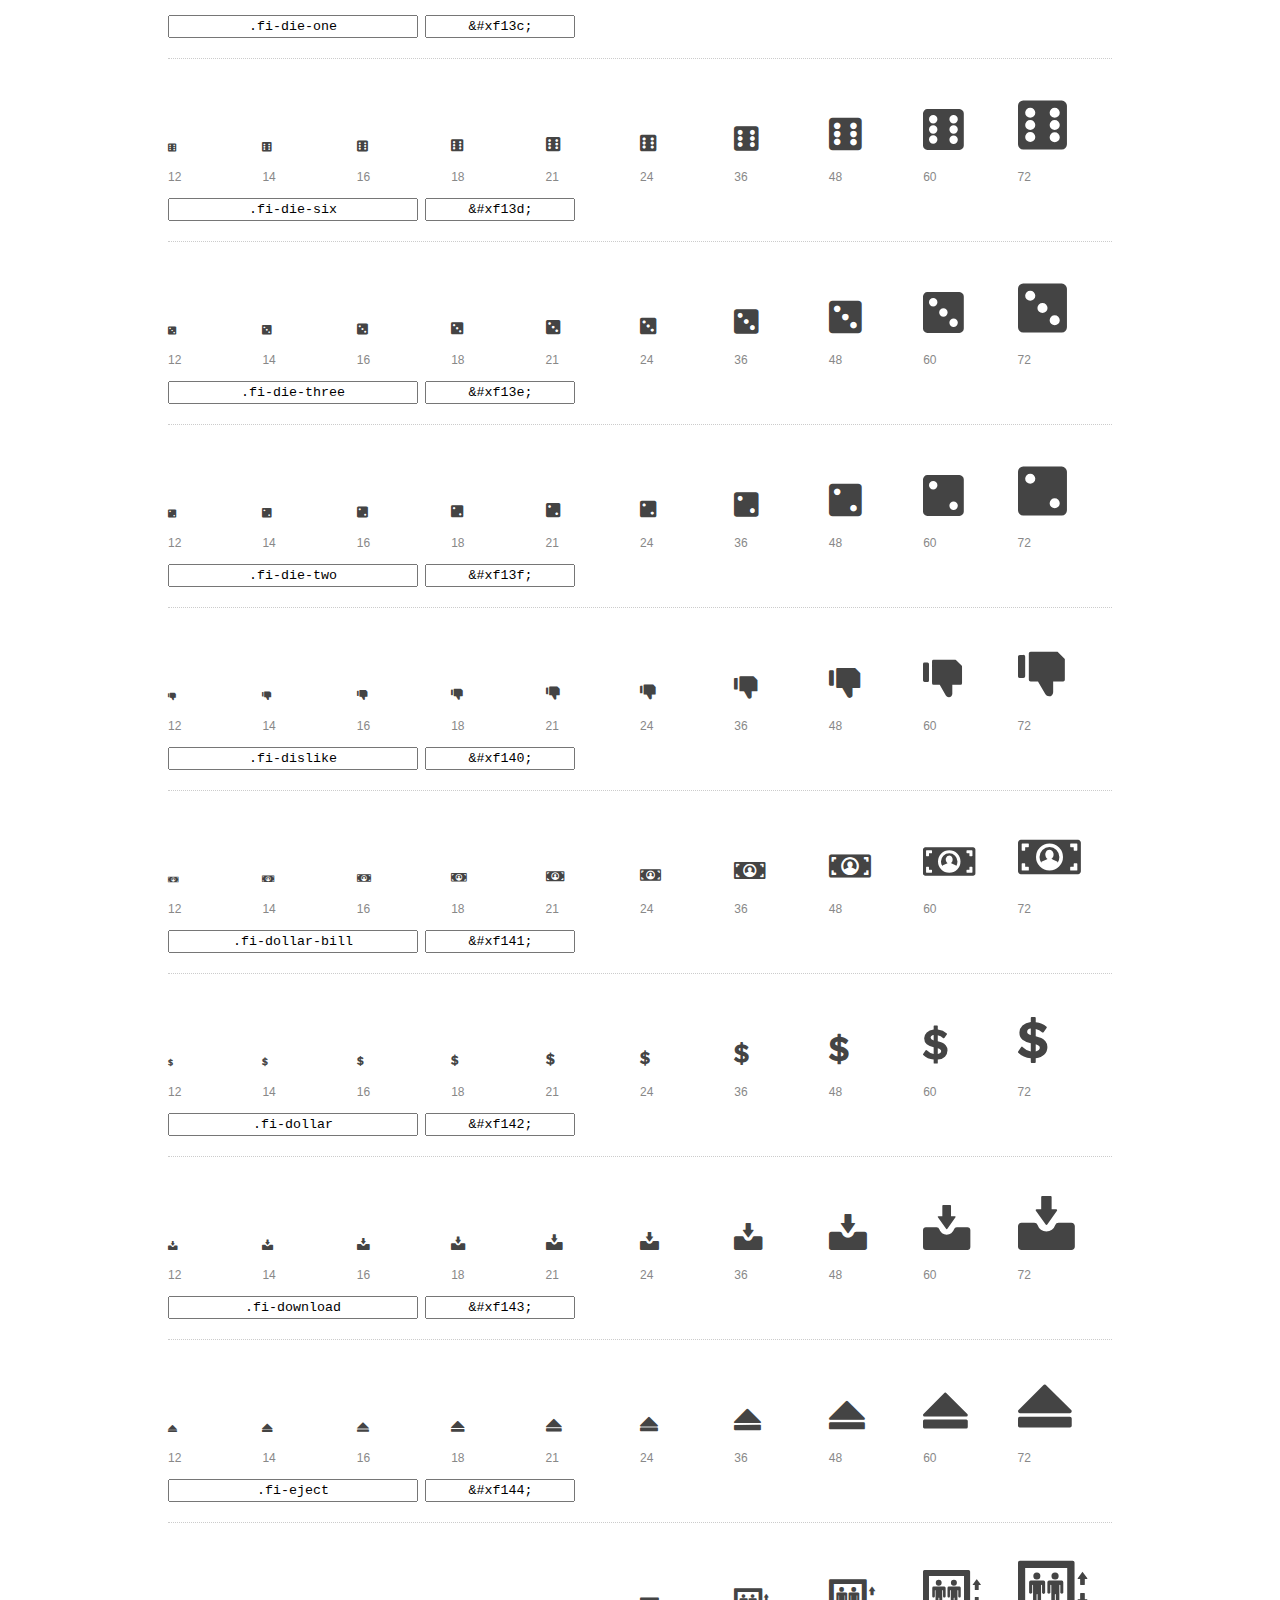
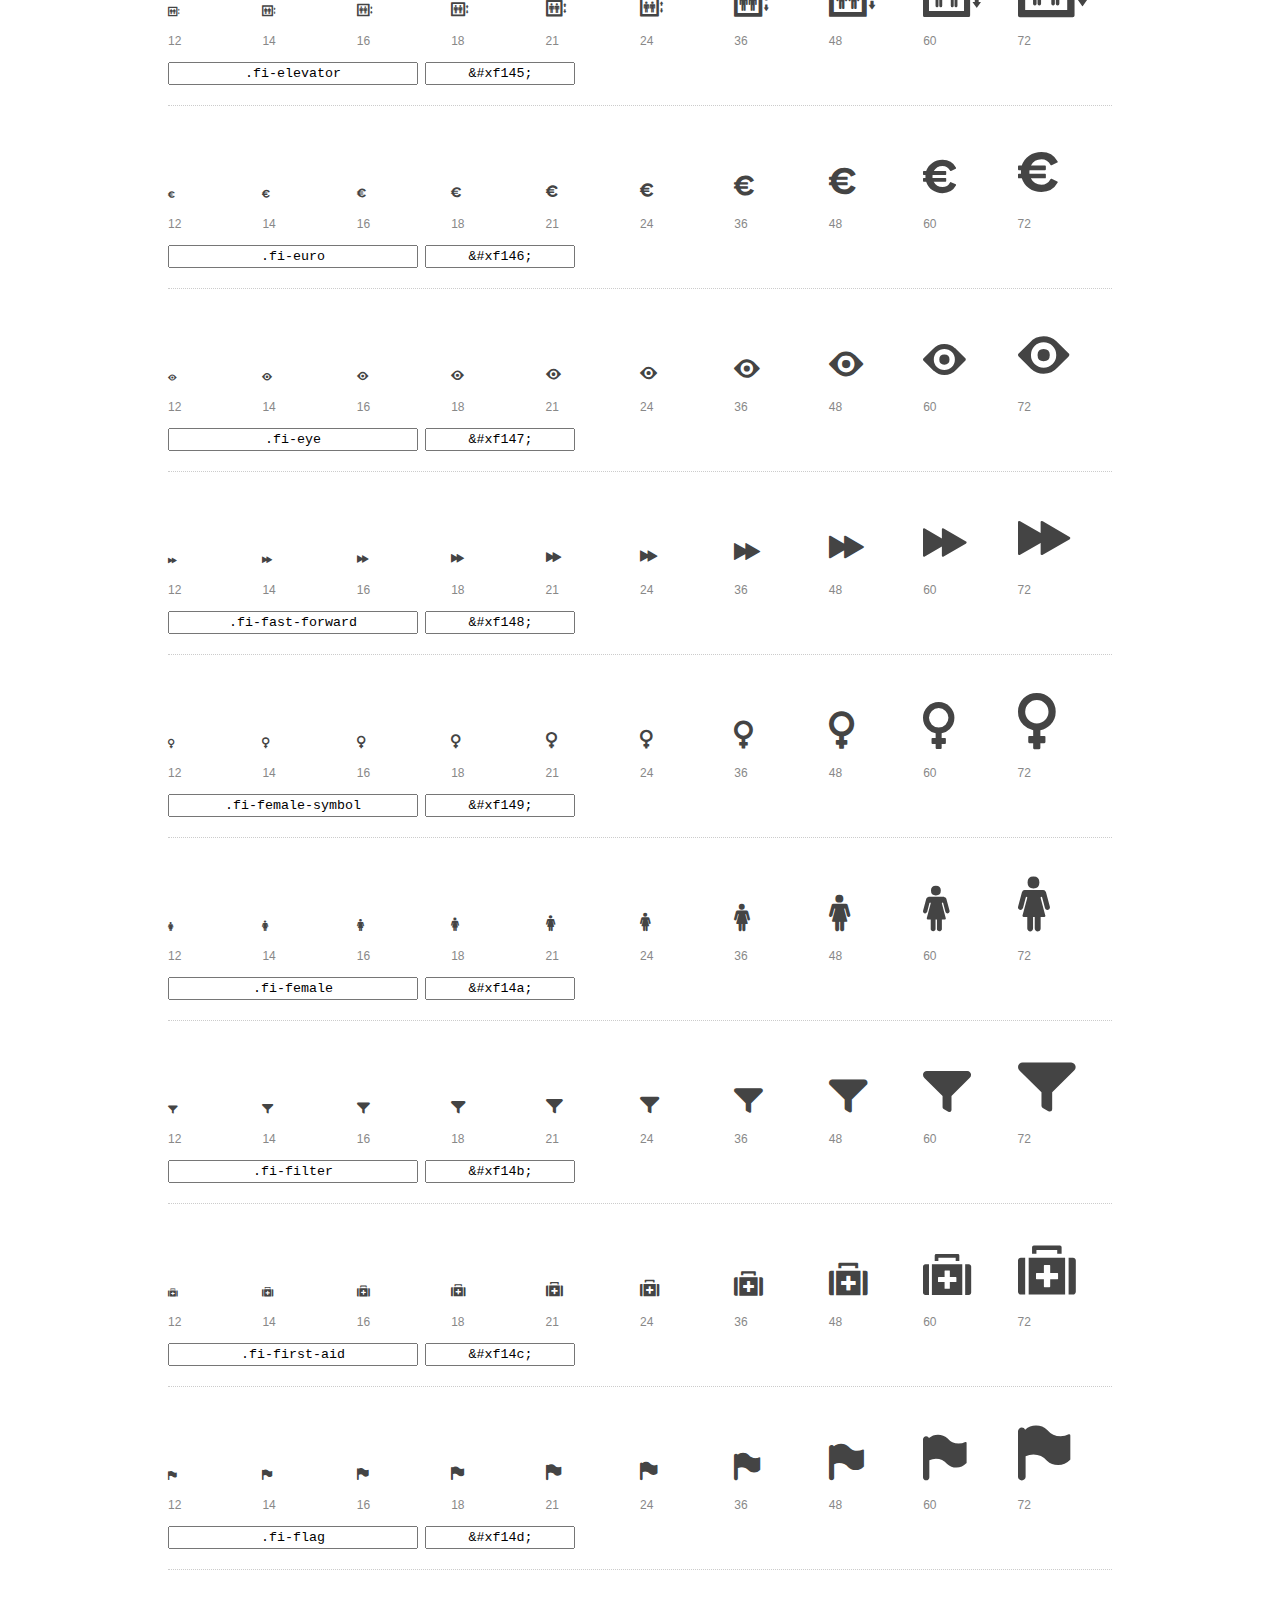
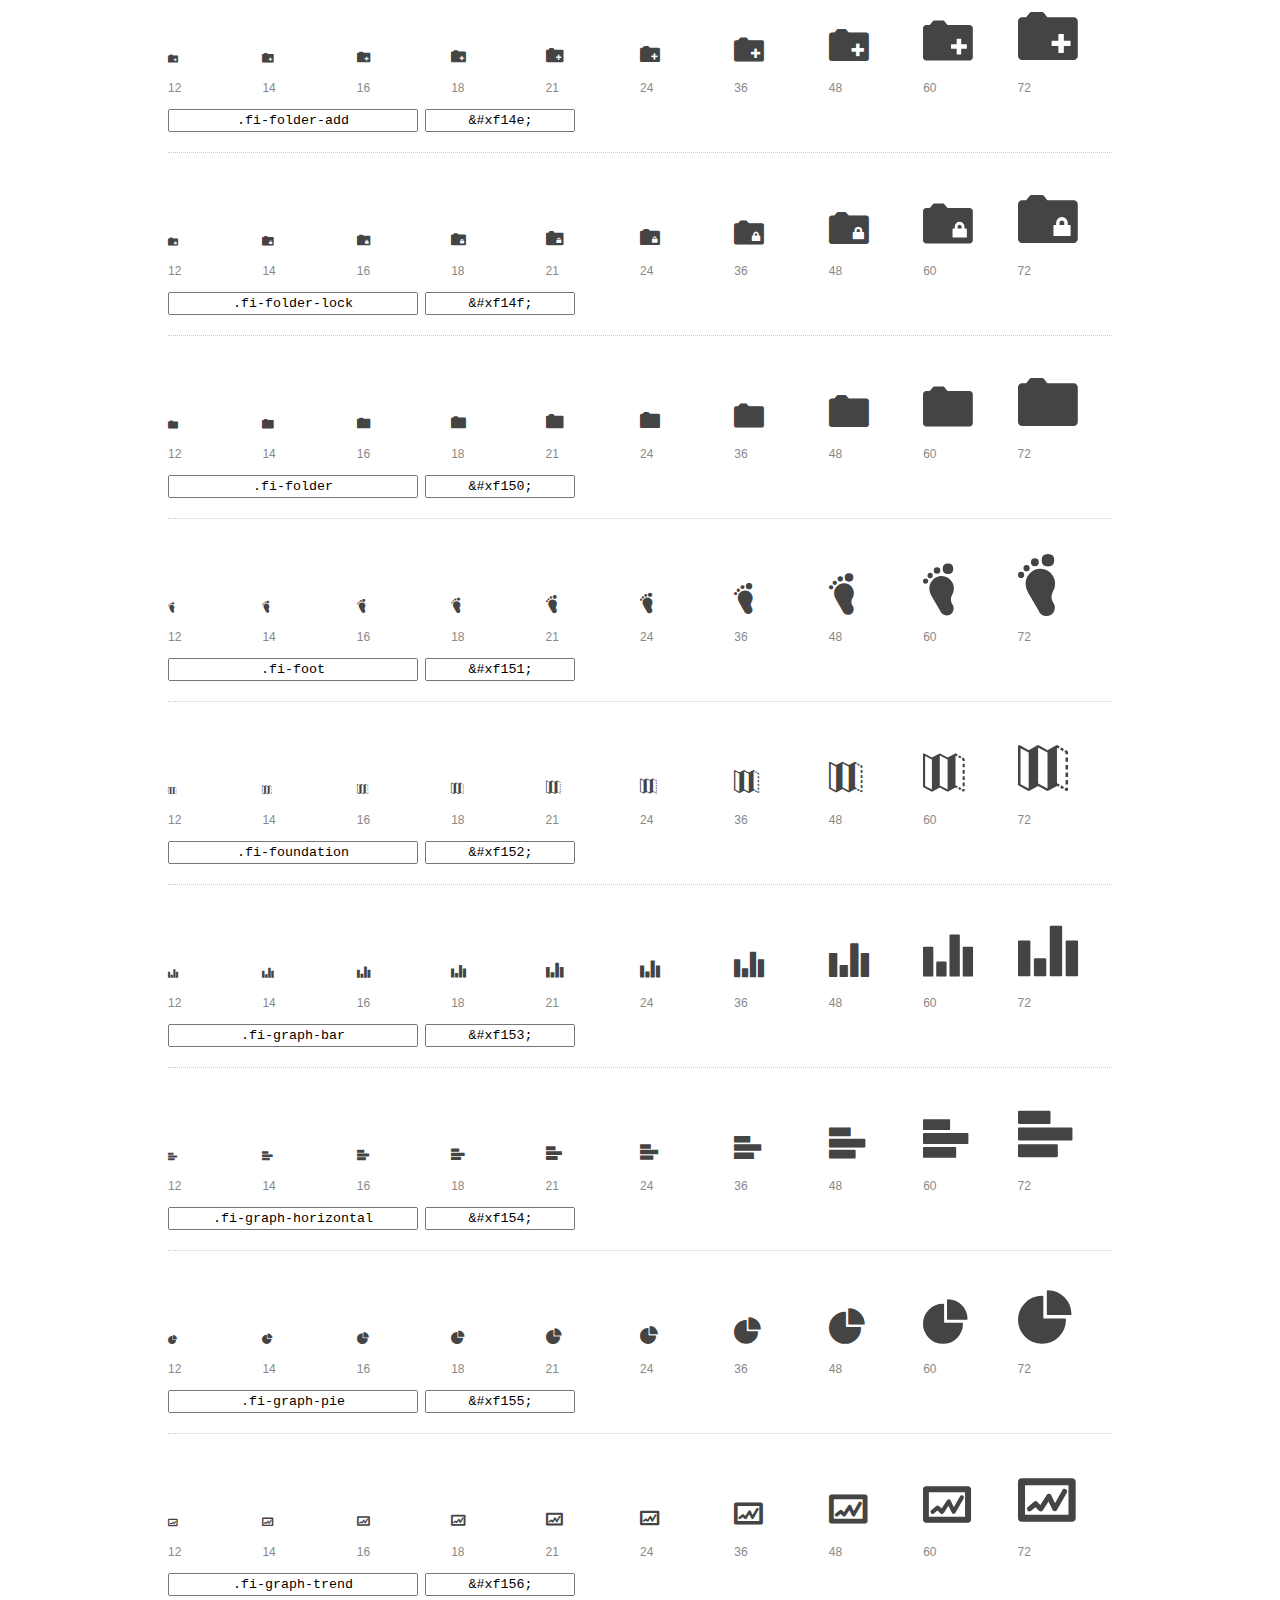
<file: foundation-icons/preview.html>
<!DOCTYPE html>
<html>
  <head>
    <title>Foundation Icons glyphs preview</title>
    <link rel="stylesheet" href="foundation-icons.css" />

    <style>
      * {
        -moz-box-sizing: border-box;
        -webkit-box-sizing: border-box;
        box-sizing: border-box;
        margin: 0;
        padding: 0;
      }

      body {
        background: #fff;
        color: #444;
        font: 16px/1.5 "Helvetica Neue", Helvetica, Arial, sans-serif;
      }

      a, 
      a:visited {
        color: #888;
        text-decoration: underline;
      }
      a:hover, 
      a:focus { color: #000; }

      h1 {
        border-bottom: 2px solid #ddd;
        color: #888;
        font-size: 36px;
        font-weight: 300;
        margin-bottom: 20px;
        padding: 20px 0;
      }

      .container {
        margin: 0 auto;
        min-width: 880px;
        padding: 0 40px;
        width: 80%;
      }

      .glyph {
        border-bottom: 1px dotted #ccc;
        padding: 10px 0 20px;
        margin-bottom: 20px;
      }

      .preview-glyphs { vertical-align: bottom; } 

      .preview-scale { 
        color: #888;
        font-size: 12px; 
        margin-top: 5px;
      }

      .step {
        display: inline-block;
        line-height: 1;
        width: 10%;
      }

      
      .size-12 { font-size: 12px; }
      
      .size-14 { font-size: 14px; }
      
      .size-16 { font-size: 16px; }
      
      .size-18 { font-size: 18px; }
      
      .size-21 { font-size: 21px; }
      
      .size-24 { font-size: 24px; }
      
      .size-36 { font-size: 36px; }
      
      .size-48 { font-size: 48px; }
      
      .size-60 { font-size: 60px; }
      
      .size-72 { font-size: 72px; }
      

      .usage { margin-top: 10px; }

      .usage input {
        font-family: monospace;
        margin-right: 3px;
        padding: 2px 5px;
        text-align: center;
      }

      .usage .point { width: 150px; }

      .usage .class { width: 250px; }

      .footer {
        color: #888;
        font-size: 12px;
        padding: 20px 0;
      }
    </style>

    <!--[if lte IE 8]><script src="http://html5shiv.googlecode.com/svn/trunk/html5.js"></script><![endif]-->
  </head>

  <body>
    <div class="container">
      <h1>Foundation Icons contains 283 glyphs:</h1> 

      
      <div class="glyph">
        <div class="preview-glyphs">
          <i class="step fi-address-book size-12"></i><i class="step fi-address-book size-14"></i><i class="step fi-address-book size-16"></i><i class="step fi-address-book size-18"></i><i class="step fi-address-book size-21"></i><i class="step fi-address-book size-24"></i><i class="step fi-address-book size-36"></i><i class="step fi-address-book size-48"></i><i class="step fi-address-book size-60"></i><i class="step fi-address-book size-72"></i>
        </div>
        <div class="preview-scale">
          <span class="step">12</span><span class="step">14</span><span class="step">16</span><span class="step">18</span><span class="step">21</span><span class="step">24</span><span class="step">36</span><span class="step">48</span><span class="step">60</span><span class="step">72</span> 
        </div>
        <div class="usage">
          <input class="class" type="text" readonly="readonly" onClick="this.select();" value=".fi-address-book" />
          <input class="point" type="text" readonly="readonly" onClick="this.select();" value="&amp;#xf100;" />
        </div>
      </div>
      
      <div class="glyph">
        <div class="preview-glyphs">
          <i class="step fi-alert size-12"></i><i class="step fi-alert size-14"></i><i class="step fi-alert size-16"></i><i class="step fi-alert size-18"></i><i class="step fi-alert size-21"></i><i class="step fi-alert size-24"></i><i class="step fi-alert size-36"></i><i class="step fi-alert size-48"></i><i class="step fi-alert size-60"></i><i class="step fi-alert size-72"></i>
        </div>
        <div class="preview-scale">
          <span class="step">12</span><span class="step">14</span><span class="step">16</span><span class="step">18</span><span class="step">21</span><span class="step">24</span><span class="step">36</span><span class="step">48</span><span class="step">60</span><span class="step">72</span> 
        </div>
        <div class="usage">
          <input class="class" type="text" readonly="readonly" onClick="this.select();" value=".fi-alert" />
          <input class="point" type="text" readonly="readonly" onClick="this.select();" value="&amp;#xf101;" />
        </div>
      </div>
      
      <div class="glyph">
        <div class="preview-glyphs">
          <i class="step fi-align-center size-12"></i><i class="step fi-align-center size-14"></i><i class="step fi-align-center size-16"></i><i class="step fi-align-center size-18"></i><i class="step fi-align-center size-21"></i><i class="step fi-align-center size-24"></i><i class="step fi-align-center size-36"></i><i class="step fi-align-center size-48"></i><i class="step fi-align-center size-60"></i><i class="step fi-align-center size-72"></i>
        </div>
        <div class="preview-scale">
          <span class="step">12</span><span class="step">14</span><span class="step">16</span><span class="step">18</span><span class="step">21</span><span class="step">24</span><span class="step">36</span><span class="step">48</span><span class="step">60</span><span class="step">72</span> 
        </div>
        <div class="usage">
          <input class="class" type="text" readonly="readonly" onClick="this.select();" value=".fi-align-center" />
          <input class="point" type="text" readonly="readonly" onClick="this.select();" value="&amp;#xf102;" />
        </div>
      </div>
      
      <div class="glyph">
        <div class="preview-glyphs">
          <i class="step fi-align-justify size-12"></i><i class="step fi-align-justify size-14"></i><i class="step fi-align-justify size-16"></i><i class="step fi-align-justify size-18"></i><i class="step fi-align-justify size-21"></i><i class="step fi-align-justify size-24"></i><i class="step fi-align-justify size-36"></i><i class="step fi-align-justify size-48"></i><i class="step fi-align-justify size-60"></i><i class="step fi-align-justify size-72"></i>
        </div>
        <div class="preview-scale">
          <span class="step">12</span><span class="step">14</span><span class="step">16</span><span class="step">18</span><span class="step">21</span><span class="step">24</span><span class="step">36</span><span class="step">48</span><span class="step">60</span><span class="step">72</span> 
        </div>
        <div class="usage">
          <input class="class" type="text" readonly="readonly" onClick="this.select();" value=".fi-align-justify" />
          <input class="point" type="text" readonly="readonly" onClick="this.select();" value="&amp;#xf103;" />
        </div>
      </div>
      
      <div class="glyph">
        <div class="preview-glyphs">
          <i class="step fi-align-left size-12"></i><i class="step fi-align-left size-14"></i><i class="step fi-align-left size-16"></i><i class="step fi-align-left size-18"></i><i class="step fi-align-left size-21"></i><i class="step fi-align-left size-24"></i><i class="step fi-align-left size-36"></i><i class="step fi-align-left size-48"></i><i class="step fi-align-left size-60"></i><i class="step fi-align-left size-72"></i>
        </div>
        <div class="preview-scale">
          <span class="step">12</span><span class="step">14</span><span class="step">16</span><span class="step">18</span><span class="step">21</span><span class="step">24</span><span class="step">36</span><span class="step">48</span><span class="step">60</span><span class="step">72</span> 
        </div>
        <div class="usage">
          <input class="class" type="text" readonly="readonly" onClick="this.select();" value=".fi-align-left" />
          <input class="point" type="text" readonly="readonly" onClick="this.select();" value="&amp;#xf104;" />
        </div>
      </div>
      
      <div class="glyph">
        <div class="preview-glyphs">
          <i class="step fi-align-right size-12"></i><i class="step fi-align-right size-14"></i><i class="step fi-align-right size-16"></i><i class="step fi-align-right size-18"></i><i class="step fi-align-right size-21"></i><i class="step fi-align-right size-24"></i><i class="step fi-align-right size-36"></i><i class="step fi-align-right size-48"></i><i class="step fi-align-right size-60"></i><i class="step fi-align-right size-72"></i>
        </div>
        <div class="preview-scale">
          <span class="step">12</span><span class="step">14</span><span class="step">16</span><span class="step">18</span><span class="step">21</span><span class="step">24</span><span class="step">36</span><span class="step">48</span><span class="step">60</span><span class="step">72</span> 
        </div>
        <div class="usage">
          <input class="class" type="text" readonly="readonly" onClick="this.select();" value=".fi-align-right" />
          <input class="point" type="text" readonly="readonly" onClick="this.select();" value="&amp;#xf105;" />
        </div>
      </div>
      
      <div class="glyph">
        <div class="preview-glyphs">
          <i class="step fi-anchor size-12"></i><i class="step fi-anchor size-14"></i><i class="step fi-anchor size-16"></i><i class="step fi-anchor size-18"></i><i class="step fi-anchor size-21"></i><i class="step fi-anchor size-24"></i><i class="step fi-anchor size-36"></i><i class="step fi-anchor size-48"></i><i class="step fi-anchor size-60"></i><i class="step fi-anchor size-72"></i>
        </div>
        <div class="preview-scale">
          <span class="step">12</span><span class="step">14</span><span class="step">16</span><span class="step">18</span><span class="step">21</span><span class="step">24</span><span class="step">36</span><span class="step">48</span><span class="step">60</span><span class="step">72</span> 
        </div>
        <div class="usage">
          <input class="class" type="text" readonly="readonly" onClick="this.select();" value=".fi-anchor" />
          <input class="point" type="text" readonly="readonly" onClick="this.select();" value="&amp;#xf106;" />
        </div>
      </div>
      
      <div class="glyph">
        <div class="preview-glyphs">
          <i class="step fi-annotate size-12"></i><i class="step fi-annotate size-14"></i><i class="step fi-annotate size-16"></i><i class="step fi-annotate size-18"></i><i class="step fi-annotate size-21"></i><i class="step fi-annotate size-24"></i><i class="step fi-annotate size-36"></i><i class="step fi-annotate size-48"></i><i class="step fi-annotate size-60"></i><i class="step fi-annotate size-72"></i>
        </div>
        <div class="preview-scale">
          <span class="step">12</span><span class="step">14</span><span class="step">16</span><span class="step">18</span><span class="step">21</span><span class="step">24</span><span class="step">36</span><span class="step">48</span><span class="step">60</span><span class="step">72</span> 
        </div>
        <div class="usage">
          <input class="class" type="text" readonly="readonly" onClick="this.select();" value=".fi-annotate" />
          <input class="point" type="text" readonly="readonly" onClick="this.select();" value="&amp;#xf107;" />
        </div>
      </div>
      
      <div class="glyph">
        <div class="preview-glyphs">
          <i class="step fi-archive size-12"></i><i class="step fi-archive size-14"></i><i class="step fi-archive size-16"></i><i class="step fi-archive size-18"></i><i class="step fi-archive size-21"></i><i class="step fi-archive size-24"></i><i class="step fi-archive size-36"></i><i class="step fi-archive size-48"></i><i class="step fi-archive size-60"></i><i class="step fi-archive size-72"></i>
        </div>
        <div class="preview-scale">
          <span class="step">12</span><span class="step">14</span><span class="step">16</span><span class="step">18</span><span class="step">21</span><span class="step">24</span><span class="step">36</span><span class="step">48</span><span class="step">60</span><span class="step">72</span> 
        </div>
        <div class="usage">
          <input class="class" type="text" readonly="readonly" onClick="this.select();" value=".fi-archive" />
          <input class="point" type="text" readonly="readonly" onClick="this.select();" value="&amp;#xf108;" />
        </div>
      </div>
      
      <div class="glyph">
        <div class="preview-glyphs">
          <i class="step fi-arrow-down size-12"></i><i class="step fi-arrow-down size-14"></i><i class="step fi-arrow-down size-16"></i><i class="step fi-arrow-down size-18"></i><i class="step fi-arrow-down size-21"></i><i class="step fi-arrow-down size-24"></i><i class="step fi-arrow-down size-36"></i><i class="step fi-arrow-down size-48"></i><i class="step fi-arrow-down size-60"></i><i class="step fi-arrow-down size-72"></i>
        </div>
        <div class="preview-scale">
          <span class="step">12</span><span class="step">14</span><span class="step">16</span><span class="step">18</span><span class="step">21</span><span class="step">24</span><span class="step">36</span><span class="step">48</span><span class="step">60</span><span class="step">72</span> 
        </div>
        <div class="usage">
          <input class="class" type="text" readonly="readonly" onClick="this.select();" value=".fi-arrow-down" />
          <input class="point" type="text" readonly="readonly" onClick="this.select();" value="&amp;#xf109;" />
        </div>
      </div>
      
      <div class="glyph">
        <div class="preview-glyphs">
          <i class="step fi-arrow-left size-12"></i><i class="step fi-arrow-left size-14"></i><i class="step fi-arrow-left size-16"></i><i class="step fi-arrow-left size-18"></i><i class="step fi-arrow-left size-21"></i><i class="step fi-arrow-left size-24"></i><i class="step fi-arrow-left size-36"></i><i class="step fi-arrow-left size-48"></i><i class="step fi-arrow-left size-60"></i><i class="step fi-arrow-left size-72"></i>
        </div>
        <div class="preview-scale">
          <span class="step">12</span><span class="step">14</span><span class="step">16</span><span class="step">18</span><span class="step">21</span><span class="step">24</span><span class="step">36</span><span class="step">48</span><span class="step">60</span><span class="step">72</span> 
        </div>
        <div class="usage">
          <input class="class" type="text" readonly="readonly" onClick="this.select();" value=".fi-arrow-left" />
          <input class="point" type="text" readonly="readonly" onClick="this.select();" value="&amp;#xf10a;" />
        </div>
      </div>
      
      <div class="glyph">
        <div class="preview-glyphs">
          <i class="step fi-arrow-right size-12"></i><i class="step fi-arrow-right size-14"></i><i class="step fi-arrow-right size-16"></i><i class="step fi-arrow-right size-18"></i><i class="step fi-arrow-right size-21"></i><i class="step fi-arrow-right size-24"></i><i class="step fi-arrow-right size-36"></i><i class="step fi-arrow-right size-48"></i><i class="step fi-arrow-right size-60"></i><i class="step fi-arrow-right size-72"></i>
        </div>
        <div class="preview-scale">
          <span class="step">12</span><span class="step">14</span><span class="step">16</span><span class="step">18</span><span class="step">21</span><span class="step">24</span><span class="step">36</span><span class="step">48</span><span class="step">60</span><span class="step">72</span> 
        </div>
        <div class="usage">
          <input class="class" type="text" readonly="readonly" onClick="this.select();" value=".fi-arrow-right" />
          <input class="point" type="text" readonly="readonly" onClick="this.select();" value="&amp;#xf10b;" />
        </div>
      </div>
      
      <div class="glyph">
        <div class="preview-glyphs">
          <i class="step fi-arrow-up size-12"></i><i class="step fi-arrow-up size-14"></i><i class="step fi-arrow-up size-16"></i><i class="step fi-arrow-up size-18"></i><i class="step fi-arrow-up size-21"></i><i class="step fi-arrow-up size-24"></i><i class="step fi-arrow-up size-36"></i><i class="step fi-arrow-up size-48"></i><i class="step fi-arrow-up size-60"></i><i class="step fi-arrow-up size-72"></i>
        </div>
        <div class="preview-scale">
          <span class="step">12</span><span class="step">14</span><span class="step">16</span><span class="step">18</span><span class="step">21</span><span class="step">24</span><span class="step">36</span><span class="step">48</span><span class="step">60</span><span class="step">72</span> 
        </div>
        <div class="usage">
          <input class="class" type="text" readonly="readonly" onClick="this.select();" value=".fi-arrow-up" />
          <input class="point" type="text" readonly="readonly" onClick="this.select();" value="&amp;#xf10c;" />
        </div>
      </div>
      
      <div class="glyph">
        <div class="preview-glyphs">
          <i class="step fi-arrows-compress size-12"></i><i class="step fi-arrows-compress size-14"></i><i class="step fi-arrows-compress size-16"></i><i class="step fi-arrows-compress size-18"></i><i class="step fi-arrows-compress size-21"></i><i class="step fi-arrows-compress size-24"></i><i class="step fi-arrows-compress size-36"></i><i class="step fi-arrows-compress size-48"></i><i class="step fi-arrows-compress size-60"></i><i class="step fi-arrows-compress size-72"></i>
        </div>
        <div class="preview-scale">
          <span class="step">12</span><span class="step">14</span><span class="step">16</span><span class="step">18</span><span class="step">21</span><span class="step">24</span><span class="step">36</span><span class="step">48</span><span class="step">60</span><span class="step">72</span> 
        </div>
        <div class="usage">
          <input class="class" type="text" readonly="readonly" onClick="this.select();" value=".fi-arrows-compress" />
          <input class="point" type="text" readonly="readonly" onClick="this.select();" value="&amp;#xf10d;" />
        </div>
      </div>
      
      <div class="glyph">
        <div class="preview-glyphs">
          <i class="step fi-arrows-expand size-12"></i><i class="step fi-arrows-expand size-14"></i><i class="step fi-arrows-expand size-16"></i><i class="step fi-arrows-expand size-18"></i><i class="step fi-arrows-expand size-21"></i><i class="step fi-arrows-expand size-24"></i><i class="step fi-arrows-expand size-36"></i><i class="step fi-arrows-expand size-48"></i><i class="step fi-arrows-expand size-60"></i><i class="step fi-arrows-expand size-72"></i>
        </div>
        <div class="preview-scale">
          <span class="step">12</span><span class="step">14</span><span class="step">16</span><span class="step">18</span><span class="step">21</span><span class="step">24</span><span class="step">36</span><span class="step">48</span><span class="step">60</span><span class="step">72</span> 
        </div>
        <div class="usage">
          <input class="class" type="text" readonly="readonly" onClick="this.select();" value=".fi-arrows-expand" />
          <input class="point" type="text" readonly="readonly" onClick="this.select();" value="&amp;#xf10e;" />
        </div>
      </div>
      
      <div class="glyph">
        <div class="preview-glyphs">
          <i class="step fi-arrows-in size-12"></i><i class="step fi-arrows-in size-14"></i><i class="step fi-arrows-in size-16"></i><i class="step fi-arrows-in size-18"></i><i class="step fi-arrows-in size-21"></i><i class="step fi-arrows-in size-24"></i><i class="step fi-arrows-in size-36"></i><i class="step fi-arrows-in size-48"></i><i class="step fi-arrows-in size-60"></i><i class="step fi-arrows-in size-72"></i>
        </div>
        <div class="preview-scale">
          <span class="step">12</span><span class="step">14</span><span class="step">16</span><span class="step">18</span><span class="step">21</span><span class="step">24</span><span class="step">36</span><span class="step">48</span><span class="step">60</span><span class="step">72</span> 
        </div>
        <div class="usage">
          <input class="class" type="text" readonly="readonly" onClick="this.select();" value=".fi-arrows-in" />
          <input class="point" type="text" readonly="readonly" onClick="this.select();" value="&amp;#xf10f;" />
        </div>
      </div>
      
      <div class="glyph">
        <div class="preview-glyphs">
          <i class="step fi-arrows-out size-12"></i><i class="step fi-arrows-out size-14"></i><i class="step fi-arrows-out size-16"></i><i class="step fi-arrows-out size-18"></i><i class="step fi-arrows-out size-21"></i><i class="step fi-arrows-out size-24"></i><i class="step fi-arrows-out size-36"></i><i class="step fi-arrows-out size-48"></i><i class="step fi-arrows-out size-60"></i><i class="step fi-arrows-out size-72"></i>
        </div>
        <div class="preview-scale">
          <span class="step">12</span><span class="step">14</span><span class="step">16</span><span class="step">18</span><span class="step">21</span><span class="step">24</span><span class="step">36</span><span class="step">48</span><span class="step">60</span><span class="step">72</span> 
        </div>
        <div class="usage">
          <input class="class" type="text" readonly="readonly" onClick="this.select();" value=".fi-arrows-out" />
          <input class="point" type="text" readonly="readonly" onClick="this.select();" value="&amp;#xf110;" />
        </div>
      </div>
      
      <div class="glyph">
        <div class="preview-glyphs">
          <i class="step fi-asl size-12"></i><i class="step fi-asl size-14"></i><i class="step fi-asl size-16"></i><i class="step fi-asl size-18"></i><i class="step fi-asl size-21"></i><i class="step fi-asl size-24"></i><i class="step fi-asl size-36"></i><i class="step fi-asl size-48"></i><i class="step fi-asl size-60"></i><i class="step fi-asl size-72"></i>
        </div>
        <div class="preview-scale">
          <span class="step">12</span><span class="step">14</span><span class="step">16</span><span class="step">18</span><span class="step">21</span><span class="step">24</span><span class="step">36</span><span class="step">48</span><span class="step">60</span><span class="step">72</span> 
        </div>
        <div class="usage">
          <input class="class" type="text" readonly="readonly" onClick="this.select();" value=".fi-asl" />
          <input class="point" type="text" readonly="readonly" onClick="this.select();" value="&amp;#xf111;" />
        </div>
      </div>
      
      <div class="glyph">
        <div class="preview-glyphs">
          <i class="step fi-asterisk size-12"></i><i class="step fi-asterisk size-14"></i><i class="step fi-asterisk size-16"></i><i class="step fi-asterisk size-18"></i><i class="step fi-asterisk size-21"></i><i class="step fi-asterisk size-24"></i><i class="step fi-asterisk size-36"></i><i class="step fi-asterisk size-48"></i><i class="step fi-asterisk size-60"></i><i class="step fi-asterisk size-72"></i>
        </div>
        <div class="preview-scale">
          <span class="step">12</span><span class="step">14</span><span class="step">16</span><span class="step">18</span><span class="step">21</span><span class="step">24</span><span class="step">36</span><span class="step">48</span><span class="step">60</span><span class="step">72</span> 
        </div>
        <div class="usage">
          <input class="class" type="text" readonly="readonly" onClick="this.select();" value=".fi-asterisk" />
          <input class="point" type="text" readonly="readonly" onClick="this.select();" value="&amp;#xf112;" />
        </div>
      </div>
      
      <div class="glyph">
        <div class="preview-glyphs">
          <i class="step fi-at-sign size-12"></i><i class="step fi-at-sign size-14"></i><i class="step fi-at-sign size-16"></i><i class="step fi-at-sign size-18"></i><i class="step fi-at-sign size-21"></i><i class="step fi-at-sign size-24"></i><i class="step fi-at-sign size-36"></i><i class="step fi-at-sign size-48"></i><i class="step fi-at-sign size-60"></i><i class="step fi-at-sign size-72"></i>
        </div>
        <div class="preview-scale">
          <span class="step">12</span><span class="step">14</span><span class="step">16</span><span class="step">18</span><span class="step">21</span><span class="step">24</span><span class="step">36</span><span class="step">48</span><span class="step">60</span><span class="step">72</span> 
        </div>
        <div class="usage">
          <input class="class" type="text" readonly="readonly" onClick="this.select();" value=".fi-at-sign" />
          <input class="point" type="text" readonly="readonly" onClick="this.select();" value="&amp;#xf113;" />
        </div>
      </div>
      
      <div class="glyph">
        <div class="preview-glyphs">
          <i class="step fi-background-color size-12"></i><i class="step fi-background-color size-14"></i><i class="step fi-background-color size-16"></i><i class="step fi-background-color size-18"></i><i class="step fi-background-color size-21"></i><i class="step fi-background-color size-24"></i><i class="step fi-background-color size-36"></i><i class="step fi-background-color size-48"></i><i class="step fi-background-color size-60"></i><i class="step fi-background-color size-72"></i>
        </div>
        <div class="preview-scale">
          <span class="step">12</span><span class="step">14</span><span class="step">16</span><span class="step">18</span><span class="step">21</span><span class="step">24</span><span class="step">36</span><span class="step">48</span><span class="step">60</span><span class="step">72</span> 
        </div>
        <div class="usage">
          <input class="class" type="text" readonly="readonly" onClick="this.select();" value=".fi-background-color" />
          <input class="point" type="text" readonly="readonly" onClick="this.select();" value="&amp;#xf114;" />
        </div>
      </div>
      
      <div class="glyph">
        <div class="preview-glyphs">
          <i class="step fi-battery-empty size-12"></i><i class="step fi-battery-empty size-14"></i><i class="step fi-battery-empty size-16"></i><i class="step fi-battery-empty size-18"></i><i class="step fi-battery-empty size-21"></i><i class="step fi-battery-empty size-24"></i><i class="step fi-battery-empty size-36"></i><i class="step fi-battery-empty size-48"></i><i class="step fi-battery-empty size-60"></i><i class="step fi-battery-empty size-72"></i>
        </div>
        <div class="preview-scale">
          <span class="step">12</span><span class="step">14</span><span class="step">16</span><span class="step">18</span><span class="step">21</span><span class="step">24</span><span class="step">36</span><span class="step">48</span><span class="step">60</span><span class="step">72</span> 
        </div>
        <div class="usage">
          <input class="class" type="text" readonly="readonly" onClick="this.select();" value=".fi-battery-empty" />
          <input class="point" type="text" readonly="readonly" onClick="this.select();" value="&amp;#xf115;" />
        </div>
      </div>
      
      <div class="glyph">
        <div class="preview-glyphs">
          <i class="step fi-battery-full size-12"></i><i class="step fi-battery-full size-14"></i><i class="step fi-battery-full size-16"></i><i class="step fi-battery-full size-18"></i><i class="step fi-battery-full size-21"></i><i class="step fi-battery-full size-24"></i><i class="step fi-battery-full size-36"></i><i class="step fi-battery-full size-48"></i><i class="step fi-battery-full size-60"></i><i class="step fi-battery-full size-72"></i>
        </div>
        <div class="preview-scale">
          <span class="step">12</span><span class="step">14</span><span class="step">16</span><span class="step">18</span><span class="step">21</span><span class="step">24</span><span class="step">36</span><span class="step">48</span><span class="step">60</span><span class="step">72</span> 
        </div>
        <div class="usage">
          <input class="class" type="text" readonly="readonly" onClick="this.select();" value=".fi-battery-full" />
          <input class="point" type="text" readonly="readonly" onClick="this.select();" value="&amp;#xf116;" />
        </div>
      </div>
      
      <div class="glyph">
        <div class="preview-glyphs">
          <i class="step fi-battery-half size-12"></i><i class="step fi-battery-half size-14"></i><i class="step fi-battery-half size-16"></i><i class="step fi-battery-half size-18"></i><i class="step fi-battery-half size-21"></i><i class="step fi-battery-half size-24"></i><i class="step fi-battery-half size-36"></i><i class="step fi-battery-half size-48"></i><i class="step fi-battery-half size-60"></i><i class="step fi-battery-half size-72"></i>
        </div>
        <div class="preview-scale">
          <span class="step">12</span><span class="step">14</span><span class="step">16</span><span class="step">18</span><span class="step">21</span><span class="step">24</span><span class="step">36</span><span class="step">48</span><span class="step">60</span><span class="step">72</span> 
        </div>
        <div class="usage">
          <input class="class" type="text" readonly="readonly" onClick="this.select();" value=".fi-battery-half" />
          <input class="point" type="text" readonly="readonly" onClick="this.select();" value="&amp;#xf117;" />
        </div>
      </div>
      
      <div class="glyph">
        <div class="preview-glyphs">
          <i class="step fi-bitcoin-circle size-12"></i><i class="step fi-bitcoin-circle size-14"></i><i class="step fi-bitcoin-circle size-16"></i><i class="step fi-bitcoin-circle size-18"></i><i class="step fi-bitcoin-circle size-21"></i><i class="step fi-bitcoin-circle size-24"></i><i class="step fi-bitcoin-circle size-36"></i><i class="step fi-bitcoin-circle size-48"></i><i class="step fi-bitcoin-circle size-60"></i><i class="step fi-bitcoin-circle size-72"></i>
        </div>
        <div class="preview-scale">
          <span class="step">12</span><span class="step">14</span><span class="step">16</span><span class="step">18</span><span class="step">21</span><span class="step">24</span><span class="step">36</span><span class="step">48</span><span class="step">60</span><span class="step">72</span> 
        </div>
        <div class="usage">
          <input class="class" type="text" readonly="readonly" onClick="this.select();" value=".fi-bitcoin-circle" />
          <input class="point" type="text" readonly="readonly" onClick="this.select();" value="&amp;#xf118;" />
        </div>
      </div>
      
      <div class="glyph">
        <div class="preview-glyphs">
          <i class="step fi-bitcoin size-12"></i><i class="step fi-bitcoin size-14"></i><i class="step fi-bitcoin size-16"></i><i class="step fi-bitcoin size-18"></i><i class="step fi-bitcoin size-21"></i><i class="step fi-bitcoin size-24"></i><i class="step fi-bitcoin size-36"></i><i class="step fi-bitcoin size-48"></i><i class="step fi-bitcoin size-60"></i><i class="step fi-bitcoin size-72"></i>
        </div>
        <div class="preview-scale">
          <span class="step">12</span><span class="step">14</span><span class="step">16</span><span class="step">18</span><span class="step">21</span><span class="step">24</span><span class="step">36</span><span class="step">48</span><span class="step">60</span><span class="step">72</span> 
        </div>
        <div class="usage">
          <input class="class" type="text" readonly="readonly" onClick="this.select();" value=".fi-bitcoin" />
          <input class="point" type="text" readonly="readonly" onClick="this.select();" value="&amp;#xf119;" />
        </div>
      </div>
      
      <div class="glyph">
        <div class="preview-glyphs">
          <i class="step fi-blind size-12"></i><i class="step fi-blind size-14"></i><i class="step fi-blind size-16"></i><i class="step fi-blind size-18"></i><i class="step fi-blind size-21"></i><i class="step fi-blind size-24"></i><i class="step fi-blind size-36"></i><i class="step fi-blind size-48"></i><i class="step fi-blind size-60"></i><i class="step fi-blind size-72"></i>
        </div>
        <div class="preview-scale">
          <span class="step">12</span><span class="step">14</span><span class="step">16</span><span class="step">18</span><span class="step">21</span><span class="step">24</span><span class="step">36</span><span class="step">48</span><span class="step">60</span><span class="step">72</span> 
        </div>
        <div class="usage">
          <input class="class" type="text" readonly="readonly" onClick="this.select();" value=".fi-blind" />
          <input class="point" type="text" readonly="readonly" onClick="this.select();" value="&amp;#xf11a;" />
        </div>
      </div>
      
      <div class="glyph">
        <div class="preview-glyphs">
          <i class="step fi-bluetooth size-12"></i><i class="step fi-bluetooth size-14"></i><i class="step fi-bluetooth size-16"></i><i class="step fi-bluetooth size-18"></i><i class="step fi-bluetooth size-21"></i><i class="step fi-bluetooth size-24"></i><i class="step fi-bluetooth size-36"></i><i class="step fi-bluetooth size-48"></i><i class="step fi-bluetooth size-60"></i><i class="step fi-bluetooth size-72"></i>
        </div>
        <div class="preview-scale">
          <span class="step">12</span><span class="step">14</span><span class="step">16</span><span class="step">18</span><span class="step">21</span><span class="step">24</span><span class="step">36</span><span class="step">48</span><span class="step">60</span><span class="step">72</span> 
        </div>
        <div class="usage">
          <input class="class" type="text" readonly="readonly" onClick="this.select();" value=".fi-bluetooth" />
          <input class="point" type="text" readonly="readonly" onClick="this.select();" value="&amp;#xf11b;" />
        </div>
      </div>
      
      <div class="glyph">
        <div class="preview-glyphs">
          <i class="step fi-bold size-12"></i><i class="step fi-bold size-14"></i><i class="step fi-bold size-16"></i><i class="step fi-bold size-18"></i><i class="step fi-bold size-21"></i><i class="step fi-bold size-24"></i><i class="step fi-bold size-36"></i><i class="step fi-bold size-48"></i><i class="step fi-bold size-60"></i><i class="step fi-bold size-72"></i>
        </div>
        <div class="preview-scale">
          <span class="step">12</span><span class="step">14</span><span class="step">16</span><span class="step">18</span><span class="step">21</span><span class="step">24</span><span class="step">36</span><span class="step">48</span><span class="step">60</span><span class="step">72</span> 
        </div>
        <div class="usage">
          <input class="class" type="text" readonly="readonly" onClick="this.select();" value=".fi-bold" />
          <input class="point" type="text" readonly="readonly" onClick="this.select();" value="&amp;#xf11c;" />
        </div>
      </div>
      
      <div class="glyph">
        <div class="preview-glyphs">
          <i class="step fi-book-bookmark size-12"></i><i class="step fi-book-bookmark size-14"></i><i class="step fi-book-bookmark size-16"></i><i class="step fi-book-bookmark size-18"></i><i class="step fi-book-bookmark size-21"></i><i class="step fi-book-bookmark size-24"></i><i class="step fi-book-bookmark size-36"></i><i class="step fi-book-bookmark size-48"></i><i class="step fi-book-bookmark size-60"></i><i class="step fi-book-bookmark size-72"></i>
        </div>
        <div class="preview-scale">
          <span class="step">12</span><span class="step">14</span><span class="step">16</span><span class="step">18</span><span class="step">21</span><span class="step">24</span><span class="step">36</span><span class="step">48</span><span class="step">60</span><span class="step">72</span> 
        </div>
        <div class="usage">
          <input class="class" type="text" readonly="readonly" onClick="this.select();" value=".fi-book-bookmark" />
          <input class="point" type="text" readonly="readonly" onClick="this.select();" value="&amp;#xf11d;" />
        </div>
      </div>
      
      <div class="glyph">
        <div class="preview-glyphs">
          <i class="step fi-book size-12"></i><i class="step fi-book size-14"></i><i class="step fi-book size-16"></i><i class="step fi-book size-18"></i><i class="step fi-book size-21"></i><i class="step fi-book size-24"></i><i class="step fi-book size-36"></i><i class="step fi-book size-48"></i><i class="step fi-book size-60"></i><i class="step fi-book size-72"></i>
        </div>
        <div class="preview-scale">
          <span class="step">12</span><span class="step">14</span><span class="step">16</span><span class="step">18</span><span class="step">21</span><span class="step">24</span><span class="step">36</span><span class="step">48</span><span class="step">60</span><span class="step">72</span> 
        </div>
        <div class="usage">
          <input class="class" type="text" readonly="readonly" onClick="this.select();" value=".fi-book" />
          <input class="point" type="text" readonly="readonly" onClick="this.select();" value="&amp;#xf11e;" />
        </div>
      </div>
      
      <div class="glyph">
        <div class="preview-glyphs">
          <i class="step fi-bookmark size-12"></i><i class="step fi-bookmark size-14"></i><i class="step fi-bookmark size-16"></i><i class="step fi-bookmark size-18"></i><i class="step fi-bookmark size-21"></i><i class="step fi-bookmark size-24"></i><i class="step fi-bookmark size-36"></i><i class="step fi-bookmark size-48"></i><i class="step fi-bookmark size-60"></i><i class="step fi-bookmark size-72"></i>
        </div>
        <div class="preview-scale">
          <span class="step">12</span><span class="step">14</span><span class="step">16</span><span class="step">18</span><span class="step">21</span><span class="step">24</span><span class="step">36</span><span class="step">48</span><span class="step">60</span><span class="step">72</span> 
        </div>
        <div class="usage">
          <input class="class" type="text" readonly="readonly" onClick="this.select();" value=".fi-bookmark" />
          <input class="point" type="text" readonly="readonly" onClick="this.select();" value="&amp;#xf11f;" />
        </div>
      </div>
      
      <div class="glyph">
        <div class="preview-glyphs">
          <i class="step fi-braille size-12"></i><i class="step fi-braille size-14"></i><i class="step fi-braille size-16"></i><i class="step fi-braille size-18"></i><i class="step fi-braille size-21"></i><i class="step fi-braille size-24"></i><i class="step fi-braille size-36"></i><i class="step fi-braille size-48"></i><i class="step fi-braille size-60"></i><i class="step fi-braille size-72"></i>
        </div>
        <div class="preview-scale">
          <span class="step">12</span><span class="step">14</span><span class="step">16</span><span class="step">18</span><span class="step">21</span><span class="step">24</span><span class="step">36</span><span class="step">48</span><span class="step">60</span><span class="step">72</span> 
        </div>
        <div class="usage">
          <input class="class" type="text" readonly="readonly" onClick="this.select();" value=".fi-braille" />
          <input class="point" type="text" readonly="readonly" onClick="this.select();" value="&amp;#xf120;" />
        </div>
      </div>
      
      <div class="glyph">
        <div class="preview-glyphs">
          <i class="step fi-burst-new size-12"></i><i class="step fi-burst-new size-14"></i><i class="step fi-burst-new size-16"></i><i class="step fi-burst-new size-18"></i><i class="step fi-burst-new size-21"></i><i class="step fi-burst-new size-24"></i><i class="step fi-burst-new size-36"></i><i class="step fi-burst-new size-48"></i><i class="step fi-burst-new size-60"></i><i class="step fi-burst-new size-72"></i>
        </div>
        <div class="preview-scale">
          <span class="step">12</span><span class="step">14</span><span class="step">16</span><span class="step">18</span><span class="step">21</span><span class="step">24</span><span class="step">36</span><span class="step">48</span><span class="step">60</span><span class="step">72</span> 
        </div>
        <div class="usage">
          <input class="class" type="text" readonly="readonly" onClick="this.select();" value=".fi-burst-new" />
          <input class="point" type="text" readonly="readonly" onClick="this.select();" value="&amp;#xf121;" />
        </div>
      </div>
      
      <div class="glyph">
        <div class="preview-glyphs">
          <i class="step fi-burst-sale size-12"></i><i class="step fi-burst-sale size-14"></i><i class="step fi-burst-sale size-16"></i><i class="step fi-burst-sale size-18"></i><i class="step fi-burst-sale size-21"></i><i class="step fi-burst-sale size-24"></i><i class="step fi-burst-sale size-36"></i><i class="step fi-burst-sale size-48"></i><i class="step fi-burst-sale size-60"></i><i class="step fi-burst-sale size-72"></i>
        </div>
        <div class="preview-scale">
          <span class="step">12</span><span class="step">14</span><span class="step">16</span><span class="step">18</span><span class="step">21</span><span class="step">24</span><span class="step">36</span><span class="step">48</span><span class="step">60</span><span class="step">72</span> 
        </div>
        <div class="usage">
          <input class="class" type="text" readonly="readonly" onClick="this.select();" value=".fi-burst-sale" />
          <input class="point" type="text" readonly="readonly" onClick="this.select();" value="&amp;#xf122;" />
        </div>
      </div>
      
      <div class="glyph">
        <div class="preview-glyphs">
          <i class="step fi-burst size-12"></i><i class="step fi-burst size-14"></i><i class="step fi-burst size-16"></i><i class="step fi-burst size-18"></i><i class="step fi-burst size-21"></i><i class="step fi-burst size-24"></i><i class="step fi-burst size-36"></i><i class="step fi-burst size-48"></i><i class="step fi-burst size-60"></i><i class="step fi-burst size-72"></i>
        </div>
        <div class="preview-scale">
          <span class="step">12</span><span class="step">14</span><span class="step">16</span><span class="step">18</span><span class="step">21</span><span class="step">24</span><span class="step">36</span><span class="step">48</span><span class="step">60</span><span class="step">72</span> 
        </div>
        <div class="usage">
          <input class="class" type="text" readonly="readonly" onClick="this.select();" value=".fi-burst" />
          <input class="point" type="text" readonly="readonly" onClick="this.select();" value="&amp;#xf123;" />
        </div>
      </div>
      
      <div class="glyph">
        <div class="preview-glyphs">
          <i class="step fi-calendar size-12"></i><i class="step fi-calendar size-14"></i><i class="step fi-calendar size-16"></i><i class="step fi-calendar size-18"></i><i class="step fi-calendar size-21"></i><i class="step fi-calendar size-24"></i><i class="step fi-calendar size-36"></i><i class="step fi-calendar size-48"></i><i class="step fi-calendar size-60"></i><i class="step fi-calendar size-72"></i>
        </div>
        <div class="preview-scale">
          <span class="step">12</span><span class="step">14</span><span class="step">16</span><span class="step">18</span><span class="step">21</span><span class="step">24</span><span class="step">36</span><span class="step">48</span><span class="step">60</span><span class="step">72</span> 
        </div>
        <div class="usage">
          <input class="class" type="text" readonly="readonly" onClick="this.select();" value=".fi-calendar" />
          <input class="point" type="text" readonly="readonly" onClick="this.select();" value="&amp;#xf124;" />
        </div>
      </div>
      
      <div class="glyph">
        <div class="preview-glyphs">
          <i class="step fi-camera size-12"></i><i class="step fi-camera size-14"></i><i class="step fi-camera size-16"></i><i class="step fi-camera size-18"></i><i class="step fi-camera size-21"></i><i class="step fi-camera size-24"></i><i class="step fi-camera size-36"></i><i class="step fi-camera size-48"></i><i class="step fi-camera size-60"></i><i class="step fi-camera size-72"></i>
        </div>
        <div class="preview-scale">
          <span class="step">12</span><span class="step">14</span><span class="step">16</span><span class="step">18</span><span class="step">21</span><span class="step">24</span><span class="step">36</span><span class="step">48</span><span class="step">60</span><span class="step">72</span> 
        </div>
        <div class="usage">
          <input class="class" type="text" readonly="readonly" onClick="this.select();" value=".fi-camera" />
          <input class="point" type="text" readonly="readonly" onClick="this.select();" value="&amp;#xf125;" />
        </div>
      </div>
      
      <div class="glyph">
        <div class="preview-glyphs">
          <i class="step fi-check size-12"></i><i class="step fi-check size-14"></i><i class="step fi-check size-16"></i><i class="step fi-check size-18"></i><i class="step fi-check size-21"></i><i class="step fi-check size-24"></i><i class="step fi-check size-36"></i><i class="step fi-check size-48"></i><i class="step fi-check size-60"></i><i class="step fi-check size-72"></i>
        </div>
        <div class="preview-scale">
          <span class="step">12</span><span class="step">14</span><span class="step">16</span><span class="step">18</span><span class="step">21</span><span class="step">24</span><span class="step">36</span><span class="step">48</span><span class="step">60</span><span class="step">72</span> 
        </div>
        <div class="usage">
          <input class="class" type="text" readonly="readonly" onClick="this.select();" value=".fi-check" />
          <input class="point" type="text" readonly="readonly" onClick="this.select();" value="&amp;#xf126;" />
        </div>
      </div>
      
      <div class="glyph">
        <div class="preview-glyphs">
          <i class="step fi-checkbox size-12"></i><i class="step fi-checkbox size-14"></i><i class="step fi-checkbox size-16"></i><i class="step fi-checkbox size-18"></i><i class="step fi-checkbox size-21"></i><i class="step fi-checkbox size-24"></i><i class="step fi-checkbox size-36"></i><i class="step fi-checkbox size-48"></i><i class="step fi-checkbox size-60"></i><i class="step fi-checkbox size-72"></i>
        </div>
        <div class="preview-scale">
          <span class="step">12</span><span class="step">14</span><span class="step">16</span><span class="step">18</span><span class="step">21</span><span class="step">24</span><span class="step">36</span><span class="step">48</span><span class="step">60</span><span class="step">72</span> 
        </div>
        <div class="usage">
          <input class="class" type="text" readonly="readonly" onClick="this.select();" value=".fi-checkbox" />
          <input class="point" type="text" readonly="readonly" onClick="this.select();" value="&amp;#xf127;" />
        </div>
      </div>
      
      <div class="glyph">
        <div class="preview-glyphs">
          <i class="step fi-clipboard-notes size-12"></i><i class="step fi-clipboard-notes size-14"></i><i class="step fi-clipboard-notes size-16"></i><i class="step fi-clipboard-notes size-18"></i><i class="step fi-clipboard-notes size-21"></i><i class="step fi-clipboard-notes size-24"></i><i class="step fi-clipboard-notes size-36"></i><i class="step fi-clipboard-notes size-48"></i><i class="step fi-clipboard-notes size-60"></i><i class="step fi-clipboard-notes size-72"></i>
        </div>
        <div class="preview-scale">
          <span class="step">12</span><span class="step">14</span><span class="step">16</span><span class="step">18</span><span class="step">21</span><span class="step">24</span><span class="step">36</span><span class="step">48</span><span class="step">60</span><span class="step">72</span> 
        </div>
        <div class="usage">
          <input class="class" type="text" readonly="readonly" onClick="this.select();" value=".fi-clipboard-notes" />
          <input class="point" type="text" readonly="readonly" onClick="this.select();" value="&amp;#xf128;" />
        </div>
      </div>
      
      <div class="glyph">
        <div class="preview-glyphs">
          <i class="step fi-clipboard-pencil size-12"></i><i class="step fi-clipboard-pencil size-14"></i><i class="step fi-clipboard-pencil size-16"></i><i class="step fi-clipboard-pencil size-18"></i><i class="step fi-clipboard-pencil size-21"></i><i class="step fi-clipboard-pencil size-24"></i><i class="step fi-clipboard-pencil size-36"></i><i class="step fi-clipboard-pencil size-48"></i><i class="step fi-clipboard-pencil size-60"></i><i class="step fi-clipboard-pencil size-72"></i>
        </div>
        <div class="preview-scale">
          <span class="step">12</span><span class="step">14</span><span class="step">16</span><span class="step">18</span><span class="step">21</span><span class="step">24</span><span class="step">36</span><span class="step">48</span><span class="step">60</span><span class="step">72</span> 
        </div>
        <div class="usage">
          <input class="class" type="text" readonly="readonly" onClick="this.select();" value=".fi-clipboard-pencil" />
          <input class="point" type="text" readonly="readonly" onClick="this.select();" value="&amp;#xf129;" />
        </div>
      </div>
      
      <div class="glyph">
        <div class="preview-glyphs">
          <i class="step fi-clipboard size-12"></i><i class="step fi-clipboard size-14"></i><i class="step fi-clipboard size-16"></i><i class="step fi-clipboard size-18"></i><i class="step fi-clipboard size-21"></i><i class="step fi-clipboard size-24"></i><i class="step fi-clipboard size-36"></i><i class="step fi-clipboard size-48"></i><i class="step fi-clipboard size-60"></i><i class="step fi-clipboard size-72"></i>
        </div>
        <div class="preview-scale">
          <span class="step">12</span><span class="step">14</span><span class="step">16</span><span class="step">18</span><span class="step">21</span><span class="step">24</span><span class="step">36</span><span class="step">48</span><span class="step">60</span><span class="step">72</span> 
        </div>
        <div class="usage">
          <input class="class" type="text" readonly="readonly" onClick="this.select();" value=".fi-clipboard" />
          <input class="point" type="text" readonly="readonly" onClick="this.select();" value="&amp;#xf12a;" />
        </div>
      </div>
      
      <div class="glyph">
        <div class="preview-glyphs">
          <i class="step fi-clock size-12"></i><i class="step fi-clock size-14"></i><i class="step fi-clock size-16"></i><i class="step fi-clock size-18"></i><i class="step fi-clock size-21"></i><i class="step fi-clock size-24"></i><i class="step fi-clock size-36"></i><i class="step fi-clock size-48"></i><i class="step fi-clock size-60"></i><i class="step fi-clock size-72"></i>
        </div>
        <div class="preview-scale">
          <span class="step">12</span><span class="step">14</span><span class="step">16</span><span class="step">18</span><span class="step">21</span><span class="step">24</span><span class="step">36</span><span class="step">48</span><span class="step">60</span><span class="step">72</span> 
        </div>
        <div class="usage">
          <input class="class" type="text" readonly="readonly" onClick="this.select();" value=".fi-clock" />
          <input class="point" type="text" readonly="readonly" onClick="this.select();" value="&amp;#xf12b;" />
        </div>
      </div>
      
      <div class="glyph">
        <div class="preview-glyphs">
          <i class="step fi-closed-caption size-12"></i><i class="step fi-closed-caption size-14"></i><i class="step fi-closed-caption size-16"></i><i class="step fi-closed-caption size-18"></i><i class="step fi-closed-caption size-21"></i><i class="step fi-closed-caption size-24"></i><i class="step fi-closed-caption size-36"></i><i class="step fi-closed-caption size-48"></i><i class="step fi-closed-caption size-60"></i><i class="step fi-closed-caption size-72"></i>
        </div>
        <div class="preview-scale">
          <span class="step">12</span><span class="step">14</span><span class="step">16</span><span class="step">18</span><span class="step">21</span><span class="step">24</span><span class="step">36</span><span class="step">48</span><span class="step">60</span><span class="step">72</span> 
        </div>
        <div class="usage">
          <input class="class" type="text" readonly="readonly" onClick="this.select();" value=".fi-closed-caption" />
          <input class="point" type="text" readonly="readonly" onClick="this.select();" value="&amp;#xf12c;" />
        </div>
      </div>
      
      <div class="glyph">
        <div class="preview-glyphs">
          <i class="step fi-cloud size-12"></i><i class="step fi-cloud size-14"></i><i class="step fi-cloud size-16"></i><i class="step fi-cloud size-18"></i><i class="step fi-cloud size-21"></i><i class="step fi-cloud size-24"></i><i class="step fi-cloud size-36"></i><i class="step fi-cloud size-48"></i><i class="step fi-cloud size-60"></i><i class="step fi-cloud size-72"></i>
        </div>
        <div class="preview-scale">
          <span class="step">12</span><span class="step">14</span><span class="step">16</span><span class="step">18</span><span class="step">21</span><span class="step">24</span><span class="step">36</span><span class="step">48</span><span class="step">60</span><span class="step">72</span> 
        </div>
        <div class="usage">
          <input class="class" type="text" readonly="readonly" onClick="this.select();" value=".fi-cloud" />
          <input class="point" type="text" readonly="readonly" onClick="this.select();" value="&amp;#xf12d;" />
        </div>
      </div>
      
      <div class="glyph">
        <div class="preview-glyphs">
          <i class="step fi-comment-minus size-12"></i><i class="step fi-comment-minus size-14"></i><i class="step fi-comment-minus size-16"></i><i class="step fi-comment-minus size-18"></i><i class="step fi-comment-minus size-21"></i><i class="step fi-comment-minus size-24"></i><i class="step fi-comment-minus size-36"></i><i class="step fi-comment-minus size-48"></i><i class="step fi-comment-minus size-60"></i><i class="step fi-comment-minus size-72"></i>
        </div>
        <div class="preview-scale">
          <span class="step">12</span><span class="step">14</span><span class="step">16</span><span class="step">18</span><span class="step">21</span><span class="step">24</span><span class="step">36</span><span class="step">48</span><span class="step">60</span><span class="step">72</span> 
        </div>
        <div class="usage">
          <input class="class" type="text" readonly="readonly" onClick="this.select();" value=".fi-comment-minus" />
          <input class="point" type="text" readonly="readonly" onClick="this.select();" value="&amp;#xf12e;" />
        </div>
      </div>
      
      <div class="glyph">
        <div class="preview-glyphs">
          <i class="step fi-comment-quotes size-12"></i><i class="step fi-comment-quotes size-14"></i><i class="step fi-comment-quotes size-16"></i><i class="step fi-comment-quotes size-18"></i><i class="step fi-comment-quotes size-21"></i><i class="step fi-comment-quotes size-24"></i><i class="step fi-comment-quotes size-36"></i><i class="step fi-comment-quotes size-48"></i><i class="step fi-comment-quotes size-60"></i><i class="step fi-comment-quotes size-72"></i>
        </div>
        <div class="preview-scale">
          <span class="step">12</span><span class="step">14</span><span class="step">16</span><span class="step">18</span><span class="step">21</span><span class="step">24</span><span class="step">36</span><span class="step">48</span><span class="step">60</span><span class="step">72</span> 
        </div>
        <div class="usage">
          <input class="class" type="text" readonly="readonly" onClick="this.select();" value=".fi-comment-quotes" />
          <input class="point" type="text" readonly="readonly" onClick="this.select();" value="&amp;#xf12f;" />
        </div>
      </div>
      
      <div class="glyph">
        <div class="preview-glyphs">
          <i class="step fi-comment-video size-12"></i><i class="step fi-comment-video size-14"></i><i class="step fi-comment-video size-16"></i><i class="step fi-comment-video size-18"></i><i class="step fi-comment-video size-21"></i><i class="step fi-comment-video size-24"></i><i class="step fi-comment-video size-36"></i><i class="step fi-comment-video size-48"></i><i class="step fi-comment-video size-60"></i><i class="step fi-comment-video size-72"></i>
        </div>
        <div class="preview-scale">
          <span class="step">12</span><span class="step">14</span><span class="step">16</span><span class="step">18</span><span class="step">21</span><span class="step">24</span><span class="step">36</span><span class="step">48</span><span class="step">60</span><span class="step">72</span> 
        </div>
        <div class="usage">
          <input class="class" type="text" readonly="readonly" onClick="this.select();" value=".fi-comment-video" />
          <input class="point" type="text" readonly="readonly" onClick="this.select();" value="&amp;#xf130;" />
        </div>
      </div>
      
      <div class="glyph">
        <div class="preview-glyphs">
          <i class="step fi-comment size-12"></i><i class="step fi-comment size-14"></i><i class="step fi-comment size-16"></i><i class="step fi-comment size-18"></i><i class="step fi-comment size-21"></i><i class="step fi-comment size-24"></i><i class="step fi-comment size-36"></i><i class="step fi-comment size-48"></i><i class="step fi-comment size-60"></i><i class="step fi-comment size-72"></i>
        </div>
        <div class="preview-scale">
          <span class="step">12</span><span class="step">14</span><span class="step">16</span><span class="step">18</span><span class="step">21</span><span class="step">24</span><span class="step">36</span><span class="step">48</span><span class="step">60</span><span class="step">72</span> 
        </div>
        <div class="usage">
          <input class="class" type="text" readonly="readonly" onClick="this.select();" value=".fi-comment" />
          <input class="point" type="text" readonly="readonly" onClick="this.select();" value="&amp;#xf131;" />
        </div>
      </div>
      
      <div class="glyph">
        <div class="preview-glyphs">
          <i class="step fi-comments size-12"></i><i class="step fi-comments size-14"></i><i class="step fi-comments size-16"></i><i class="step fi-comments size-18"></i><i class="step fi-comments size-21"></i><i class="step fi-comments size-24"></i><i class="step fi-comments size-36"></i><i class="step fi-comments size-48"></i><i class="step fi-comments size-60"></i><i class="step fi-comments size-72"></i>
        </div>
        <div class="preview-scale">
          <span class="step">12</span><span class="step">14</span><span class="step">16</span><span class="step">18</span><span class="step">21</span><span class="step">24</span><span class="step">36</span><span class="step">48</span><span class="step">60</span><span class="step">72</span> 
        </div>
        <div class="usage">
          <input class="class" type="text" readonly="readonly" onClick="this.select();" value=".fi-comments" />
          <input class="point" type="text" readonly="readonly" onClick="this.select();" value="&amp;#xf132;" />
        </div>
      </div>
      
      <div class="glyph">
        <div class="preview-glyphs">
          <i class="step fi-compass size-12"></i><i class="step fi-compass size-14"></i><i class="step fi-compass size-16"></i><i class="step fi-compass size-18"></i><i class="step fi-compass size-21"></i><i class="step fi-compass size-24"></i><i class="step fi-compass size-36"></i><i class="step fi-compass size-48"></i><i class="step fi-compass size-60"></i><i class="step fi-compass size-72"></i>
        </div>
        <div class="preview-scale">
          <span class="step">12</span><span class="step">14</span><span class="step">16</span><span class="step">18</span><span class="step">21</span><span class="step">24</span><span class="step">36</span><span class="step">48</span><span class="step">60</span><span class="step">72</span> 
        </div>
        <div class="usage">
          <input class="class" type="text" readonly="readonly" onClick="this.select();" value=".fi-compass" />
          <input class="point" type="text" readonly="readonly" onClick="this.select();" value="&amp;#xf133;" />
        </div>
      </div>
      
      <div class="glyph">
        <div class="preview-glyphs">
          <i class="step fi-contrast size-12"></i><i class="step fi-contrast size-14"></i><i class="step fi-contrast size-16"></i><i class="step fi-contrast size-18"></i><i class="step fi-contrast size-21"></i><i class="step fi-contrast size-24"></i><i class="step fi-contrast size-36"></i><i class="step fi-contrast size-48"></i><i class="step fi-contrast size-60"></i><i class="step fi-contrast size-72"></i>
        </div>
        <div class="preview-scale">
          <span class="step">12</span><span class="step">14</span><span class="step">16</span><span class="step">18</span><span class="step">21</span><span class="step">24</span><span class="step">36</span><span class="step">48</span><span class="step">60</span><span class="step">72</span> 
        </div>
        <div class="usage">
          <input class="class" type="text" readonly="readonly" onClick="this.select();" value=".fi-contrast" />
          <input class="point" type="text" readonly="readonly" onClick="this.select();" value="&amp;#xf134;" />
        </div>
      </div>
      
      <div class="glyph">
        <div class="preview-glyphs">
          <i class="step fi-credit-card size-12"></i><i class="step fi-credit-card size-14"></i><i class="step fi-credit-card size-16"></i><i class="step fi-credit-card size-18"></i><i class="step fi-credit-card size-21"></i><i class="step fi-credit-card size-24"></i><i class="step fi-credit-card size-36"></i><i class="step fi-credit-card size-48"></i><i class="step fi-credit-card size-60"></i><i class="step fi-credit-card size-72"></i>
        </div>
        <div class="preview-scale">
          <span class="step">12</span><span class="step">14</span><span class="step">16</span><span class="step">18</span><span class="step">21</span><span class="step">24</span><span class="step">36</span><span class="step">48</span><span class="step">60</span><span class="step">72</span> 
        </div>
        <div class="usage">
          <input class="class" type="text" readonly="readonly" onClick="this.select();" value=".fi-credit-card" />
          <input class="point" type="text" readonly="readonly" onClick="this.select();" value="&amp;#xf135;" />
        </div>
      </div>
      
      <div class="glyph">
        <div class="preview-glyphs">
          <i class="step fi-crop size-12"></i><i class="step fi-crop size-14"></i><i class="step fi-crop size-16"></i><i class="step fi-crop size-18"></i><i class="step fi-crop size-21"></i><i class="step fi-crop size-24"></i><i class="step fi-crop size-36"></i><i class="step fi-crop size-48"></i><i class="step fi-crop size-60"></i><i class="step fi-crop size-72"></i>
        </div>
        <div class="preview-scale">
          <span class="step">12</span><span class="step">14</span><span class="step">16</span><span class="step">18</span><span class="step">21</span><span class="step">24</span><span class="step">36</span><span class="step">48</span><span class="step">60</span><span class="step">72</span> 
        </div>
        <div class="usage">
          <input class="class" type="text" readonly="readonly" onClick="this.select();" value=".fi-crop" />
          <input class="point" type="text" readonly="readonly" onClick="this.select();" value="&amp;#xf136;" />
        </div>
      </div>
      
      <div class="glyph">
        <div class="preview-glyphs">
          <i class="step fi-crown size-12"></i><i class="step fi-crown size-14"></i><i class="step fi-crown size-16"></i><i class="step fi-crown size-18"></i><i class="step fi-crown size-21"></i><i class="step fi-crown size-24"></i><i class="step fi-crown size-36"></i><i class="step fi-crown size-48"></i><i class="step fi-crown size-60"></i><i class="step fi-crown size-72"></i>
        </div>
        <div class="preview-scale">
          <span class="step">12</span><span class="step">14</span><span class="step">16</span><span class="step">18</span><span class="step">21</span><span class="step">24</span><span class="step">36</span><span class="step">48</span><span class="step">60</span><span class="step">72</span> 
        </div>
        <div class="usage">
          <input class="class" type="text" readonly="readonly" onClick="this.select();" value=".fi-crown" />
          <input class="point" type="text" readonly="readonly" onClick="this.select();" value="&amp;#xf137;" />
        </div>
      </div>
      
      <div class="glyph">
        <div class="preview-glyphs">
          <i class="step fi-css3 size-12"></i><i class="step fi-css3 size-14"></i><i class="step fi-css3 size-16"></i><i class="step fi-css3 size-18"></i><i class="step fi-css3 size-21"></i><i class="step fi-css3 size-24"></i><i class="step fi-css3 size-36"></i><i class="step fi-css3 size-48"></i><i class="step fi-css3 size-60"></i><i class="step fi-css3 size-72"></i>
        </div>
        <div class="preview-scale">
          <span class="step">12</span><span class="step">14</span><span class="step">16</span><span class="step">18</span><span class="step">21</span><span class="step">24</span><span class="step">36</span><span class="step">48</span><span class="step">60</span><span class="step">72</span> 
        </div>
        <div class="usage">
          <input class="class" type="text" readonly="readonly" onClick="this.select();" value=".fi-css3" />
          <input class="point" type="text" readonly="readonly" onClick="this.select();" value="&amp;#xf138;" />
        </div>
      </div>
      
      <div class="glyph">
        <div class="preview-glyphs">
          <i class="step fi-database size-12"></i><i class="step fi-database size-14"></i><i class="step fi-database size-16"></i><i class="step fi-database size-18"></i><i class="step fi-database size-21"></i><i class="step fi-database size-24"></i><i class="step fi-database size-36"></i><i class="step fi-database size-48"></i><i class="step fi-database size-60"></i><i class="step fi-database size-72"></i>
        </div>
        <div class="preview-scale">
          <span class="step">12</span><span class="step">14</span><span class="step">16</span><span class="step">18</span><span class="step">21</span><span class="step">24</span><span class="step">36</span><span class="step">48</span><span class="step">60</span><span class="step">72</span> 
        </div>
        <div class="usage">
          <input class="class" type="text" readonly="readonly" onClick="this.select();" value=".fi-database" />
          <input class="point" type="text" readonly="readonly" onClick="this.select();" value="&amp;#xf139;" />
        </div>
      </div>
      
      <div class="glyph">
        <div class="preview-glyphs">
          <i class="step fi-die-five size-12"></i><i class="step fi-die-five size-14"></i><i class="step fi-die-five size-16"></i><i class="step fi-die-five size-18"></i><i class="step fi-die-five size-21"></i><i class="step fi-die-five size-24"></i><i class="step fi-die-five size-36"></i><i class="step fi-die-five size-48"></i><i class="step fi-die-five size-60"></i><i class="step fi-die-five size-72"></i>
        </div>
        <div class="preview-scale">
          <span class="step">12</span><span class="step">14</span><span class="step">16</span><span class="step">18</span><span class="step">21</span><span class="step">24</span><span class="step">36</span><span class="step">48</span><span class="step">60</span><span class="step">72</span> 
        </div>
        <div class="usage">
          <input class="class" type="text" readonly="readonly" onClick="this.select();" value=".fi-die-five" />
          <input class="point" type="text" readonly="readonly" onClick="this.select();" value="&amp;#xf13a;" />
        </div>
      </div>
      
      <div class="glyph">
        <div class="preview-glyphs">
          <i class="step fi-die-four size-12"></i><i class="step fi-die-four size-14"></i><i class="step fi-die-four size-16"></i><i class="step fi-die-four size-18"></i><i class="step fi-die-four size-21"></i><i class="step fi-die-four size-24"></i><i class="step fi-die-four size-36"></i><i class="step fi-die-four size-48"></i><i class="step fi-die-four size-60"></i><i class="step fi-die-four size-72"></i>
        </div>
        <div class="preview-scale">
          <span class="step">12</span><span class="step">14</span><span class="step">16</span><span class="step">18</span><span class="step">21</span><span class="step">24</span><span class="step">36</span><span class="step">48</span><span class="step">60</span><span class="step">72</span> 
        </div>
        <div class="usage">
          <input class="class" type="text" readonly="readonly" onClick="this.select();" value=".fi-die-four" />
          <input class="point" type="text" readonly="readonly" onClick="this.select();" value="&amp;#xf13b;" />
        </div>
      </div>
      
      <div class="glyph">
        <div class="preview-glyphs">
          <i class="step fi-die-one size-12"></i><i class="step fi-die-one size-14"></i><i class="step fi-die-one size-16"></i><i class="step fi-die-one size-18"></i><i class="step fi-die-one size-21"></i><i class="step fi-die-one size-24"></i><i class="step fi-die-one size-36"></i><i class="step fi-die-one size-48"></i><i class="step fi-die-one size-60"></i><i class="step fi-die-one size-72"></i>
        </div>
        <div class="preview-scale">
          <span class="step">12</span><span class="step">14</span><span class="step">16</span><span class="step">18</span><span class="step">21</span><span class="step">24</span><span class="step">36</span><span class="step">48</span><span class="step">60</span><span class="step">72</span> 
        </div>
        <div class="usage">
          <input class="class" type="text" readonly="readonly" onClick="this.select();" value=".fi-die-one" />
          <input class="point" type="text" readonly="readonly" onClick="this.select();" value="&amp;#xf13c;" />
        </div>
      </div>
      
      <div class="glyph">
        <div class="preview-glyphs">
          <i class="step fi-die-six size-12"></i><i class="step fi-die-six size-14"></i><i class="step fi-die-six size-16"></i><i class="step fi-die-six size-18"></i><i class="step fi-die-six size-21"></i><i class="step fi-die-six size-24"></i><i class="step fi-die-six size-36"></i><i class="step fi-die-six size-48"></i><i class="step fi-die-six size-60"></i><i class="step fi-die-six size-72"></i>
        </div>
        <div class="preview-scale">
          <span class="step">12</span><span class="step">14</span><span class="step">16</span><span class="step">18</span><span class="step">21</span><span class="step">24</span><span class="step">36</span><span class="step">48</span><span class="step">60</span><span class="step">72</span> 
        </div>
        <div class="usage">
          <input class="class" type="text" readonly="readonly" onClick="this.select();" value=".fi-die-six" />
          <input class="point" type="text" readonly="readonly" onClick="this.select();" value="&amp;#xf13d;" />
        </div>
      </div>
      
      <div class="glyph">
        <div class="preview-glyphs">
          <i class="step fi-die-three size-12"></i><i class="step fi-die-three size-14"></i><i class="step fi-die-three size-16"></i><i class="step fi-die-three size-18"></i><i class="step fi-die-three size-21"></i><i class="step fi-die-three size-24"></i><i class="step fi-die-three size-36"></i><i class="step fi-die-three size-48"></i><i class="step fi-die-three size-60"></i><i class="step fi-die-three size-72"></i>
        </div>
        <div class="preview-scale">
          <span class="step">12</span><span class="step">14</span><span class="step">16</span><span class="step">18</span><span class="step">21</span><span class="step">24</span><span class="step">36</span><span class="step">48</span><span class="step">60</span><span class="step">72</span> 
        </div>
        <div class="usage">
          <input class="class" type="text" readonly="readonly" onClick="this.select();" value=".fi-die-three" />
          <input class="point" type="text" readonly="readonly" onClick="this.select();" value="&amp;#xf13e;" />
        </div>
      </div>
      
      <div class="glyph">
        <div class="preview-glyphs">
          <i class="step fi-die-two size-12"></i><i class="step fi-die-two size-14"></i><i class="step fi-die-two size-16"></i><i class="step fi-die-two size-18"></i><i class="step fi-die-two size-21"></i><i class="step fi-die-two size-24"></i><i class="step fi-die-two size-36"></i><i class="step fi-die-two size-48"></i><i class="step fi-die-two size-60"></i><i class="step fi-die-two size-72"></i>
        </div>
        <div class="preview-scale">
          <span class="step">12</span><span class="step">14</span><span class="step">16</span><span class="step">18</span><span class="step">21</span><span class="step">24</span><span class="step">36</span><span class="step">48</span><span class="step">60</span><span class="step">72</span> 
        </div>
        <div class="usage">
          <input class="class" type="text" readonly="readonly" onClick="this.select();" value=".fi-die-two" />
          <input class="point" type="text" readonly="readonly" onClick="this.select();" value="&amp;#xf13f;" />
        </div>
      </div>
      
      <div class="glyph">
        <div class="preview-glyphs">
          <i class="step fi-dislike size-12"></i><i class="step fi-dislike size-14"></i><i class="step fi-dislike size-16"></i><i class="step fi-dislike size-18"></i><i class="step fi-dislike size-21"></i><i class="step fi-dislike size-24"></i><i class="step fi-dislike size-36"></i><i class="step fi-dislike size-48"></i><i class="step fi-dislike size-60"></i><i class="step fi-dislike size-72"></i>
        </div>
        <div class="preview-scale">
          <span class="step">12</span><span class="step">14</span><span class="step">16</span><span class="step">18</span><span class="step">21</span><span class="step">24</span><span class="step">36</span><span class="step">48</span><span class="step">60</span><span class="step">72</span> 
        </div>
        <div class="usage">
          <input class="class" type="text" readonly="readonly" onClick="this.select();" value=".fi-dislike" />
          <input class="point" type="text" readonly="readonly" onClick="this.select();" value="&amp;#xf140;" />
        </div>
      </div>
      
      <div class="glyph">
        <div class="preview-glyphs">
          <i class="step fi-dollar-bill size-12"></i><i class="step fi-dollar-bill size-14"></i><i class="step fi-dollar-bill size-16"></i><i class="step fi-dollar-bill size-18"></i><i class="step fi-dollar-bill size-21"></i><i class="step fi-dollar-bill size-24"></i><i class="step fi-dollar-bill size-36"></i><i class="step fi-dollar-bill size-48"></i><i class="step fi-dollar-bill size-60"></i><i class="step fi-dollar-bill size-72"></i>
        </div>
        <div class="preview-scale">
          <span class="step">12</span><span class="step">14</span><span class="step">16</span><span class="step">18</span><span class="step">21</span><span class="step">24</span><span class="step">36</span><span class="step">48</span><span class="step">60</span><span class="step">72</span> 
        </div>
        <div class="usage">
          <input class="class" type="text" readonly="readonly" onClick="this.select();" value=".fi-dollar-bill" />
          <input class="point" type="text" readonly="readonly" onClick="this.select();" value="&amp;#xf141;" />
        </div>
      </div>
      
      <div class="glyph">
        <div class="preview-glyphs">
          <i class="step fi-dollar size-12"></i><i class="step fi-dollar size-14"></i><i class="step fi-dollar size-16"></i><i class="step fi-dollar size-18"></i><i class="step fi-dollar size-21"></i><i class="step fi-dollar size-24"></i><i class="step fi-dollar size-36"></i><i class="step fi-dollar size-48"></i><i class="step fi-dollar size-60"></i><i class="step fi-dollar size-72"></i>
        </div>
        <div class="preview-scale">
          <span class="step">12</span><span class="step">14</span><span class="step">16</span><span class="step">18</span><span class="step">21</span><span class="step">24</span><span class="step">36</span><span class="step">48</span><span class="step">60</span><span class="step">72</span> 
        </div>
        <div class="usage">
          <input class="class" type="text" readonly="readonly" onClick="this.select();" value=".fi-dollar" />
          <input class="point" type="text" readonly="readonly" onClick="this.select();" value="&amp;#xf142;" />
        </div>
      </div>
      
      <div class="glyph">
        <div class="preview-glyphs">
          <i class="step fi-download size-12"></i><i class="step fi-download size-14"></i><i class="step fi-download size-16"></i><i class="step fi-download size-18"></i><i class="step fi-download size-21"></i><i class="step fi-download size-24"></i><i class="step fi-download size-36"></i><i class="step fi-download size-48"></i><i class="step fi-download size-60"></i><i class="step fi-download size-72"></i>
        </div>
        <div class="preview-scale">
          <span class="step">12</span><span class="step">14</span><span class="step">16</span><span class="step">18</span><span class="step">21</span><span class="step">24</span><span class="step">36</span><span class="step">48</span><span class="step">60</span><span class="step">72</span> 
        </div>
        <div class="usage">
          <input class="class" type="text" readonly="readonly" onClick="this.select();" value=".fi-download" />
          <input class="point" type="text" readonly="readonly" onClick="this.select();" value="&amp;#xf143;" />
        </div>
      </div>
      
      <div class="glyph">
        <div class="preview-glyphs">
          <i class="step fi-eject size-12"></i><i class="step fi-eject size-14"></i><i class="step fi-eject size-16"></i><i class="step fi-eject size-18"></i><i class="step fi-eject size-21"></i><i class="step fi-eject size-24"></i><i class="step fi-eject size-36"></i><i class="step fi-eject size-48"></i><i class="step fi-eject size-60"></i><i class="step fi-eject size-72"></i>
        </div>
        <div class="preview-scale">
          <span class="step">12</span><span class="step">14</span><span class="step">16</span><span class="step">18</span><span class="step">21</span><span class="step">24</span><span class="step">36</span><span class="step">48</span><span class="step">60</span><span class="step">72</span> 
        </div>
        <div class="usage">
          <input class="class" type="text" readonly="readonly" onClick="this.select();" value=".fi-eject" />
          <input class="point" type="text" readonly="readonly" onClick="this.select();" value="&amp;#xf144;" />
        </div>
      </div>
      
      <div class="glyph">
        <div class="preview-glyphs">
          <i class="step fi-elevator size-12"></i><i class="step fi-elevator size-14"></i><i class="step fi-elevator size-16"></i><i class="step fi-elevator size-18"></i><i class="step fi-elevator size-21"></i><i class="step fi-elevator size-24"></i><i class="step fi-elevator size-36"></i><i class="step fi-elevator size-48"></i><i class="step fi-elevator size-60"></i><i class="step fi-elevator size-72"></i>
        </div>
        <div class="preview-scale">
          <span class="step">12</span><span class="step">14</span><span class="step">16</span><span class="step">18</span><span class="step">21</span><span class="step">24</span><span class="step">36</span><span class="step">48</span><span class="step">60</span><span class="step">72</span> 
        </div>
        <div class="usage">
          <input class="class" type="text" readonly="readonly" onClick="this.select();" value=".fi-elevator" />
          <input class="point" type="text" readonly="readonly" onClick="this.select();" value="&amp;#xf145;" />
        </div>
      </div>
      
      <div class="glyph">
        <div class="preview-glyphs">
          <i class="step fi-euro size-12"></i><i class="step fi-euro size-14"></i><i class="step fi-euro size-16"></i><i class="step fi-euro size-18"></i><i class="step fi-euro size-21"></i><i class="step fi-euro size-24"></i><i class="step fi-euro size-36"></i><i class="step fi-euro size-48"></i><i class="step fi-euro size-60"></i><i class="step fi-euro size-72"></i>
        </div>
        <div class="preview-scale">
          <span class="step">12</span><span class="step">14</span><span class="step">16</span><span class="step">18</span><span class="step">21</span><span class="step">24</span><span class="step">36</span><span class="step">48</span><span class="step">60</span><span class="step">72</span> 
        </div>
        <div class="usage">
          <input class="class" type="text" readonly="readonly" onClick="this.select();" value=".fi-euro" />
          <input class="point" type="text" readonly="readonly" onClick="this.select();" value="&amp;#xf146;" />
        </div>
      </div>
      
      <div class="glyph">
        <div class="preview-glyphs">
          <i class="step fi-eye size-12"></i><i class="step fi-eye size-14"></i><i class="step fi-eye size-16"></i><i class="step fi-eye size-18"></i><i class="step fi-eye size-21"></i><i class="step fi-eye size-24"></i><i class="step fi-eye size-36"></i><i class="step fi-eye size-48"></i><i class="step fi-eye size-60"></i><i class="step fi-eye size-72"></i>
        </div>
        <div class="preview-scale">
          <span class="step">12</span><span class="step">14</span><span class="step">16</span><span class="step">18</span><span class="step">21</span><span class="step">24</span><span class="step">36</span><span class="step">48</span><span class="step">60</span><span class="step">72</span> 
        </div>
        <div class="usage">
          <input class="class" type="text" readonly="readonly" onClick="this.select();" value=".fi-eye" />
          <input class="point" type="text" readonly="readonly" onClick="this.select();" value="&amp;#xf147;" />
        </div>
      </div>
      
      <div class="glyph">
        <div class="preview-glyphs">
          <i class="step fi-fast-forward size-12"></i><i class="step fi-fast-forward size-14"></i><i class="step fi-fast-forward size-16"></i><i class="step fi-fast-forward size-18"></i><i class="step fi-fast-forward size-21"></i><i class="step fi-fast-forward size-24"></i><i class="step fi-fast-forward size-36"></i><i class="step fi-fast-forward size-48"></i><i class="step fi-fast-forward size-60"></i><i class="step fi-fast-forward size-72"></i>
        </div>
        <div class="preview-scale">
          <span class="step">12</span><span class="step">14</span><span class="step">16</span><span class="step">18</span><span class="step">21</span><span class="step">24</span><span class="step">36</span><span class="step">48</span><span class="step">60</span><span class="step">72</span> 
        </div>
        <div class="usage">
          <input class="class" type="text" readonly="readonly" onClick="this.select();" value=".fi-fast-forward" />
          <input class="point" type="text" readonly="readonly" onClick="this.select();" value="&amp;#xf148;" />
        </div>
      </div>
      
      <div class="glyph">
        <div class="preview-glyphs">
          <i class="step fi-female-symbol size-12"></i><i class="step fi-female-symbol size-14"></i><i class="step fi-female-symbol size-16"></i><i class="step fi-female-symbol size-18"></i><i class="step fi-female-symbol size-21"></i><i class="step fi-female-symbol size-24"></i><i class="step fi-female-symbol size-36"></i><i class="step fi-female-symbol size-48"></i><i class="step fi-female-symbol size-60"></i><i class="step fi-female-symbol size-72"></i>
        </div>
        <div class="preview-scale">
          <span class="step">12</span><span class="step">14</span><span class="step">16</span><span class="step">18</span><span class="step">21</span><span class="step">24</span><span class="step">36</span><span class="step">48</span><span class="step">60</span><span class="step">72</span> 
        </div>
        <div class="usage">
          <input class="class" type="text" readonly="readonly" onClick="this.select();" value=".fi-female-symbol" />
          <input class="point" type="text" readonly="readonly" onClick="this.select();" value="&amp;#xf149;" />
        </div>
      </div>
      
      <div class="glyph">
        <div class="preview-glyphs">
          <i class="step fi-female size-12"></i><i class="step fi-female size-14"></i><i class="step fi-female size-16"></i><i class="step fi-female size-18"></i><i class="step fi-female size-21"></i><i class="step fi-female size-24"></i><i class="step fi-female size-36"></i><i class="step fi-female size-48"></i><i class="step fi-female size-60"></i><i class="step fi-female size-72"></i>
        </div>
        <div class="preview-scale">
          <span class="step">12</span><span class="step">14</span><span class="step">16</span><span class="step">18</span><span class="step">21</span><span class="step">24</span><span class="step">36</span><span class="step">48</span><span class="step">60</span><span class="step">72</span> 
        </div>
        <div class="usage">
          <input class="class" type="text" readonly="readonly" onClick="this.select();" value=".fi-female" />
          <input class="point" type="text" readonly="readonly" onClick="this.select();" value="&amp;#xf14a;" />
        </div>
      </div>
      
      <div class="glyph">
        <div class="preview-glyphs">
          <i class="step fi-filter size-12"></i><i class="step fi-filter size-14"></i><i class="step fi-filter size-16"></i><i class="step fi-filter size-18"></i><i class="step fi-filter size-21"></i><i class="step fi-filter size-24"></i><i class="step fi-filter size-36"></i><i class="step fi-filter size-48"></i><i class="step fi-filter size-60"></i><i class="step fi-filter size-72"></i>
        </div>
        <div class="preview-scale">
          <span class="step">12</span><span class="step">14</span><span class="step">16</span><span class="step">18</span><span class="step">21</span><span class="step">24</span><span class="step">36</span><span class="step">48</span><span class="step">60</span><span class="step">72</span> 
        </div>
        <div class="usage">
          <input class="class" type="text" readonly="readonly" onClick="this.select();" value=".fi-filter" />
          <input class="point" type="text" readonly="readonly" onClick="this.select();" value="&amp;#xf14b;" />
        </div>
      </div>
      
      <div class="glyph">
        <div class="preview-glyphs">
          <i class="step fi-first-aid size-12"></i><i class="step fi-first-aid size-14"></i><i class="step fi-first-aid size-16"></i><i class="step fi-first-aid size-18"></i><i class="step fi-first-aid size-21"></i><i class="step fi-first-aid size-24"></i><i class="step fi-first-aid size-36"></i><i class="step fi-first-aid size-48"></i><i class="step fi-first-aid size-60"></i><i class="step fi-first-aid size-72"></i>
        </div>
        <div class="preview-scale">
          <span class="step">12</span><span class="step">14</span><span class="step">16</span><span class="step">18</span><span class="step">21</span><span class="step">24</span><span class="step">36</span><span class="step">48</span><span class="step">60</span><span class="step">72</span> 
        </div>
        <div class="usage">
          <input class="class" type="text" readonly="readonly" onClick="this.select();" value=".fi-first-aid" />
          <input class="point" type="text" readonly="readonly" onClick="this.select();" value="&amp;#xf14c;" />
        </div>
      </div>
      
      <div class="glyph">
        <div class="preview-glyphs">
          <i class="step fi-flag size-12"></i><i class="step fi-flag size-14"></i><i class="step fi-flag size-16"></i><i class="step fi-flag size-18"></i><i class="step fi-flag size-21"></i><i class="step fi-flag size-24"></i><i class="step fi-flag size-36"></i><i class="step fi-flag size-48"></i><i class="step fi-flag size-60"></i><i class="step fi-flag size-72"></i>
        </div>
        <div class="preview-scale">
          <span class="step">12</span><span class="step">14</span><span class="step">16</span><span class="step">18</span><span class="step">21</span><span class="step">24</span><span class="step">36</span><span class="step">48</span><span class="step">60</span><span class="step">72</span> 
        </div>
        <div class="usage">
          <input class="class" type="text" readonly="readonly" onClick="this.select();" value=".fi-flag" />
          <input class="point" type="text" readonly="readonly" onClick="this.select();" value="&amp;#xf14d;" />
        </div>
      </div>
      
      <div class="glyph">
        <div class="preview-glyphs">
          <i class="step fi-folder-add size-12"></i><i class="step fi-folder-add size-14"></i><i class="step fi-folder-add size-16"></i><i class="step fi-folder-add size-18"></i><i class="step fi-folder-add size-21"></i><i class="step fi-folder-add size-24"></i><i class="step fi-folder-add size-36"></i><i class="step fi-folder-add size-48"></i><i class="step fi-folder-add size-60"></i><i class="step fi-folder-add size-72"></i>
        </div>
        <div class="preview-scale">
          <span class="step">12</span><span class="step">14</span><span class="step">16</span><span class="step">18</span><span class="step">21</span><span class="step">24</span><span class="step">36</span><span class="step">48</span><span class="step">60</span><span class="step">72</span> 
        </div>
        <div class="usage">
          <input class="class" type="text" readonly="readonly" onClick="this.select();" value=".fi-folder-add" />
          <input class="point" type="text" readonly="readonly" onClick="this.select();" value="&amp;#xf14e;" />
        </div>
      </div>
      
      <div class="glyph">
        <div class="preview-glyphs">
          <i class="step fi-folder-lock size-12"></i><i class="step fi-folder-lock size-14"></i><i class="step fi-folder-lock size-16"></i><i class="step fi-folder-lock size-18"></i><i class="step fi-folder-lock size-21"></i><i class="step fi-folder-lock size-24"></i><i class="step fi-folder-lock size-36"></i><i class="step fi-folder-lock size-48"></i><i class="step fi-folder-lock size-60"></i><i class="step fi-folder-lock size-72"></i>
        </div>
        <div class="preview-scale">
          <span class="step">12</span><span class="step">14</span><span class="step">16</span><span class="step">18</span><span class="step">21</span><span class="step">24</span><span class="step">36</span><span class="step">48</span><span class="step">60</span><span class="step">72</span> 
        </div>
        <div class="usage">
          <input class="class" type="text" readonly="readonly" onClick="this.select();" value=".fi-folder-lock" />
          <input class="point" type="text" readonly="readonly" onClick="this.select();" value="&amp;#xf14f;" />
        </div>
      </div>
      
      <div class="glyph">
        <div class="preview-glyphs">
          <i class="step fi-folder size-12"></i><i class="step fi-folder size-14"></i><i class="step fi-folder size-16"></i><i class="step fi-folder size-18"></i><i class="step fi-folder size-21"></i><i class="step fi-folder size-24"></i><i class="step fi-folder size-36"></i><i class="step fi-folder size-48"></i><i class="step fi-folder size-60"></i><i class="step fi-folder size-72"></i>
        </div>
        <div class="preview-scale">
          <span class="step">12</span><span class="step">14</span><span class="step">16</span><span class="step">18</span><span class="step">21</span><span class="step">24</span><span class="step">36</span><span class="step">48</span><span class="step">60</span><span class="step">72</span> 
        </div>
        <div class="usage">
          <input class="class" type="text" readonly="readonly" onClick="this.select();" value=".fi-folder" />
          <input class="point" type="text" readonly="readonly" onClick="this.select();" value="&amp;#xf150;" />
        </div>
      </div>
      
      <div class="glyph">
        <div class="preview-glyphs">
          <i class="step fi-foot size-12"></i><i class="step fi-foot size-14"></i><i class="step fi-foot size-16"></i><i class="step fi-foot size-18"></i><i class="step fi-foot size-21"></i><i class="step fi-foot size-24"></i><i class="step fi-foot size-36"></i><i class="step fi-foot size-48"></i><i class="step fi-foot size-60"></i><i class="step fi-foot size-72"></i>
        </div>
        <div class="preview-scale">
          <span class="step">12</span><span class="step">14</span><span class="step">16</span><span class="step">18</span><span class="step">21</span><span class="step">24</span><span class="step">36</span><span class="step">48</span><span class="step">60</span><span class="step">72</span> 
        </div>
        <div class="usage">
          <input class="class" type="text" readonly="readonly" onClick="this.select();" value=".fi-foot" />
          <input class="point" type="text" readonly="readonly" onClick="this.select();" value="&amp;#xf151;" />
        </div>
      </div>
      
      <div class="glyph">
        <div class="preview-glyphs">
          <i class="step fi-foundation size-12"></i><i class="step fi-foundation size-14"></i><i class="step fi-foundation size-16"></i><i class="step fi-foundation size-18"></i><i class="step fi-foundation size-21"></i><i class="step fi-foundation size-24"></i><i class="step fi-foundation size-36"></i><i class="step fi-foundation size-48"></i><i class="step fi-foundation size-60"></i><i class="step fi-foundation size-72"></i>
        </div>
        <div class="preview-scale">
          <span class="step">12</span><span class="step">14</span><span class="step">16</span><span class="step">18</span><span class="step">21</span><span class="step">24</span><span class="step">36</span><span class="step">48</span><span class="step">60</span><span class="step">72</span> 
        </div>
        <div class="usage">
          <input class="class" type="text" readonly="readonly" onClick="this.select();" value=".fi-foundation" />
          <input class="point" type="text" readonly="readonly" onClick="this.select();" value="&amp;#xf152;" />
        </div>
      </div>
      
      <div class="glyph">
        <div class="preview-glyphs">
          <i class="step fi-graph-bar size-12"></i><i class="step fi-graph-bar size-14"></i><i class="step fi-graph-bar size-16"></i><i class="step fi-graph-bar size-18"></i><i class="step fi-graph-bar size-21"></i><i class="step fi-graph-bar size-24"></i><i class="step fi-graph-bar size-36"></i><i class="step fi-graph-bar size-48"></i><i class="step fi-graph-bar size-60"></i><i class="step fi-graph-bar size-72"></i>
        </div>
        <div class="preview-scale">
          <span class="step">12</span><span class="step">14</span><span class="step">16</span><span class="step">18</span><span class="step">21</span><span class="step">24</span><span class="step">36</span><span class="step">48</span><span class="step">60</span><span class="step">72</span> 
        </div>
        <div class="usage">
          <input class="class" type="text" readonly="readonly" onClick="this.select();" value=".fi-graph-bar" />
          <input class="point" type="text" readonly="readonly" onClick="this.select();" value="&amp;#xf153;" />
        </div>
      </div>
      
      <div class="glyph">
        <div class="preview-glyphs">
          <i class="step fi-graph-horizontal size-12"></i><i class="step fi-graph-horizontal size-14"></i><i class="step fi-graph-horizontal size-16"></i><i class="step fi-graph-horizontal size-18"></i><i class="step fi-graph-horizontal size-21"></i><i class="step fi-graph-horizontal size-24"></i><i class="step fi-graph-horizontal size-36"></i><i class="step fi-graph-horizontal size-48"></i><i class="step fi-graph-horizontal size-60"></i><i class="step fi-graph-horizontal size-72"></i>
        </div>
        <div class="preview-scale">
          <span class="step">12</span><span class="step">14</span><span class="step">16</span><span class="step">18</span><span class="step">21</span><span class="step">24</span><span class="step">36</span><span class="step">48</span><span class="step">60</span><span class="step">72</span> 
        </div>
        <div class="usage">
          <input class="class" type="text" readonly="readonly" onClick="this.select();" value=".fi-graph-horizontal" />
          <input class="point" type="text" readonly="readonly" onClick="this.select();" value="&amp;#xf154;" />
        </div>
      </div>
      
      <div class="glyph">
        <div class="preview-glyphs">
          <i class="step fi-graph-pie size-12"></i><i class="step fi-graph-pie size-14"></i><i class="step fi-graph-pie size-16"></i><i class="step fi-graph-pie size-18"></i><i class="step fi-graph-pie size-21"></i><i class="step fi-graph-pie size-24"></i><i class="step fi-graph-pie size-36"></i><i class="step fi-graph-pie size-48"></i><i class="step fi-graph-pie size-60"></i><i class="step fi-graph-pie size-72"></i>
        </div>
        <div class="preview-scale">
          <span class="step">12</span><span class="step">14</span><span class="step">16</span><span class="step">18</span><span class="step">21</span><span class="step">24</span><span class="step">36</span><span class="step">48</span><span class="step">60</span><span class="step">72</span> 
        </div>
        <div class="usage">
          <input class="class" type="text" readonly="readonly" onClick="this.select();" value=".fi-graph-pie" />
          <input class="point" type="text" readonly="readonly" onClick="this.select();" value="&amp;#xf155;" />
        </div>
      </div>
      
      <div class="glyph">
        <div class="preview-glyphs">
          <i class="step fi-graph-trend size-12"></i><i class="step fi-graph-trend size-14"></i><i class="step fi-graph-trend size-16"></i><i class="step fi-graph-trend size-18"></i><i class="step fi-graph-trend size-21"></i><i class="step fi-graph-trend size-24"></i><i class="step fi-graph-trend size-36"></i><i class="step fi-graph-trend size-48"></i><i class="step fi-graph-trend size-60"></i><i class="step fi-graph-trend size-72"></i>
        </div>
        <div class="preview-scale">
          <span class="step">12</span><span class="step">14</span><span class="step">16</span><span class="step">18</span><span class="step">21</span><span class="step">24</span><span class="step">36</span><span class="step">48</span><span class="step">60</span><span class="step">72</span> 
        </div>
        <div class="usage">
          <input class="class" type="text" readonly="readonly" onClick="this.select();" value=".fi-graph-trend" />
          <input class="point" type="text" readonly="readonly" onClick="this.select();" value="&amp;#xf156;" />
        </div>
      </div>
      
      <div class="glyph">
        <div class="preview-glyphs">
          <i class="step fi-guide-dog size-12"></i><i class="step fi-guide-dog size-14"></i><i class="step fi-guide-dog size-16"></i><i class="step fi-guide-dog size-18"></i><i class="step fi-guide-dog size-21"></i><i class="step fi-guide-dog size-24"></i><i class="step fi-guide-dog size-36"></i><i class="step fi-guide-dog size-48"></i><i class="step fi-guide-dog size-60"></i><i class="step fi-guide-dog size-72"></i>
        </div>
        <div class="preview-scale">
          <span class="step">12</span><span class="step">14</span><span class="step">16</span><span class="step">18</span><span class="step">21</span><span class="step">24</span><span class="step">36</span><span class="step">48</span><span class="step">60</span><span class="step">72</span> 
        </div>
        <div class="usage">
          <input class="class" type="text" readonly="readonly" onClick="this.select();" value=".fi-guide-dog" />
          <input class="point" type="text" readonly="readonly" onClick="this.select();" value="&amp;#xf157;" />
        </div>
      </div>
      
      <div class="glyph">
        <div class="preview-glyphs">
          <i class="step fi-hearing-aid size-12"></i><i class="step fi-hearing-aid size-14"></i><i class="step fi-hearing-aid size-16"></i><i class="step fi-hearing-aid size-18"></i><i class="step fi-hearing-aid size-21"></i><i class="step fi-hearing-aid size-24"></i><i class="step fi-hearing-aid size-36"></i><i class="step fi-hearing-aid size-48"></i><i class="step fi-hearing-aid size-60"></i><i class="step fi-hearing-aid size-72"></i>
        </div>
        <div class="preview-scale">
          <span class="step">12</span><span class="step">14</span><span class="step">16</span><span class="step">18</span><span class="step">21</span><span class="step">24</span><span class="step">36</span><span class="step">48</span><span class="step">60</span><span class="step">72</span> 
        </div>
        <div class="usage">
          <input class="class" type="text" readonly="readonly" onClick="this.select();" value=".fi-hearing-aid" />
          <input class="point" type="text" readonly="readonly" onClick="this.select();" value="&amp;#xf158;" />
        </div>
      </div>
      
      <div class="glyph">
        <div class="preview-glyphs">
          <i class="step fi-heart size-12"></i><i class="step fi-heart size-14"></i><i class="step fi-heart size-16"></i><i class="step fi-heart size-18"></i><i class="step fi-heart size-21"></i><i class="step fi-heart size-24"></i><i class="step fi-heart size-36"></i><i class="step fi-heart size-48"></i><i class="step fi-heart size-60"></i><i class="step fi-heart size-72"></i>
        </div>
        <div class="preview-scale">
          <span class="step">12</span><span class="step">14</span><span class="step">16</span><span class="step">18</span><span class="step">21</span><span class="step">24</span><span class="step">36</span><span class="step">48</span><span class="step">60</span><span class="step">72</span> 
        </div>
        <div class="usage">
          <input class="class" type="text" readonly="readonly" onClick="this.select();" value=".fi-heart" />
          <input class="point" type="text" readonly="readonly" onClick="this.select();" value="&amp;#xf159;" />
        </div>
      </div>
      
      <div class="glyph">
        <div class="preview-glyphs">
          <i class="step fi-home size-12"></i><i class="step fi-home size-14"></i><i class="step fi-home size-16"></i><i class="step fi-home size-18"></i><i class="step fi-home size-21"></i><i class="step fi-home size-24"></i><i class="step fi-home size-36"></i><i class="step fi-home size-48"></i><i class="step fi-home size-60"></i><i class="step fi-home size-72"></i>
        </div>
        <div class="preview-scale">
          <span class="step">12</span><span class="step">14</span><span class="step">16</span><span class="step">18</span><span class="step">21</span><span class="step">24</span><span class="step">36</span><span class="step">48</span><span class="step">60</span><span class="step">72</span> 
        </div>
        <div class="usage">
          <input class="class" type="text" readonly="readonly" onClick="this.select();" value=".fi-home" />
          <input class="point" type="text" readonly="readonly" onClick="this.select();" value="&amp;#xf15a;" />
        </div>
      </div>
      
      <div class="glyph">
        <div class="preview-glyphs">
          <i class="step fi-html5 size-12"></i><i class="step fi-html5 size-14"></i><i class="step fi-html5 size-16"></i><i class="step fi-html5 size-18"></i><i class="step fi-html5 size-21"></i><i class="step fi-html5 size-24"></i><i class="step fi-html5 size-36"></i><i class="step fi-html5 size-48"></i><i class="step fi-html5 size-60"></i><i class="step fi-html5 size-72"></i>
        </div>
        <div class="preview-scale">
          <span class="step">12</span><span class="step">14</span><span class="step">16</span><span class="step">18</span><span class="step">21</span><span class="step">24</span><span class="step">36</span><span class="step">48</span><span class="step">60</span><span class="step">72</span> 
        </div>
        <div class="usage">
          <input class="class" type="text" readonly="readonly" onClick="this.select();" value=".fi-html5" />
          <input class="point" type="text" readonly="readonly" onClick="this.select();" value="&amp;#xf15b;" />
        </div>
      </div>
      
      <div class="glyph">
        <div class="preview-glyphs">
          <i class="step fi-indent-less size-12"></i><i class="step fi-indent-less size-14"></i><i class="step fi-indent-less size-16"></i><i class="step fi-indent-less size-18"></i><i class="step fi-indent-less size-21"></i><i class="step fi-indent-less size-24"></i><i class="step fi-indent-less size-36"></i><i class="step fi-indent-less size-48"></i><i class="step fi-indent-less size-60"></i><i class="step fi-indent-less size-72"></i>
        </div>
        <div class="preview-scale">
          <span class="step">12</span><span class="step">14</span><span class="step">16</span><span class="step">18</span><span class="step">21</span><span class="step">24</span><span class="step">36</span><span class="step">48</span><span class="step">60</span><span class="step">72</span> 
        </div>
        <div class="usage">
          <input class="class" type="text" readonly="readonly" onClick="this.select();" value=".fi-indent-less" />
          <input class="point" type="text" readonly="readonly" onClick="this.select();" value="&amp;#xf15c;" />
        </div>
      </div>
      
      <div class="glyph">
        <div class="preview-glyphs">
          <i class="step fi-indent-more size-12"></i><i class="step fi-indent-more size-14"></i><i class="step fi-indent-more size-16"></i><i class="step fi-indent-more size-18"></i><i class="step fi-indent-more size-21"></i><i class="step fi-indent-more size-24"></i><i class="step fi-indent-more size-36"></i><i class="step fi-indent-more size-48"></i><i class="step fi-indent-more size-60"></i><i class="step fi-indent-more size-72"></i>
        </div>
        <div class="preview-scale">
          <span class="step">12</span><span class="step">14</span><span class="step">16</span><span class="step">18</span><span class="step">21</span><span class="step">24</span><span class="step">36</span><span class="step">48</span><span class="step">60</span><span class="step">72</span> 
        </div>
        <div class="usage">
          <input class="class" type="text" readonly="readonly" onClick="this.select();" value=".fi-indent-more" />
          <input class="point" type="text" readonly="readonly" onClick="this.select();" value="&amp;#xf15d;" />
        </div>
      </div>
      
      <div class="glyph">
        <div class="preview-glyphs">
          <i class="step fi-info size-12"></i><i class="step fi-info size-14"></i><i class="step fi-info size-16"></i><i class="step fi-info size-18"></i><i class="step fi-info size-21"></i><i class="step fi-info size-24"></i><i class="step fi-info size-36"></i><i class="step fi-info size-48"></i><i class="step fi-info size-60"></i><i class="step fi-info size-72"></i>
        </div>
        <div class="preview-scale">
          <span class="step">12</span><span class="step">14</span><span class="step">16</span><span class="step">18</span><span class="step">21</span><span class="step">24</span><span class="step">36</span><span class="step">48</span><span class="step">60</span><span class="step">72</span> 
        </div>
        <div class="usage">
          <input class="class" type="text" readonly="readonly" onClick="this.select();" value=".fi-info" />
          <input class="point" type="text" readonly="readonly" onClick="this.select();" value="&amp;#xf15e;" />
        </div>
      </div>
      
      <div class="glyph">
        <div class="preview-glyphs">
          <i class="step fi-italic size-12"></i><i class="step fi-italic size-14"></i><i class="step fi-italic size-16"></i><i class="step fi-italic size-18"></i><i class="step fi-italic size-21"></i><i class="step fi-italic size-24"></i><i class="step fi-italic size-36"></i><i class="step fi-italic size-48"></i><i class="step fi-italic size-60"></i><i class="step fi-italic size-72"></i>
        </div>
        <div class="preview-scale">
          <span class="step">12</span><span class="step">14</span><span class="step">16</span><span class="step">18</span><span class="step">21</span><span class="step">24</span><span class="step">36</span><span class="step">48</span><span class="step">60</span><span class="step">72</span> 
        </div>
        <div class="usage">
          <input class="class" type="text" readonly="readonly" onClick="this.select();" value=".fi-italic" />
          <input class="point" type="text" readonly="readonly" onClick="this.select();" value="&amp;#xf15f;" />
        </div>
      </div>
      
      <div class="glyph">
        <div class="preview-glyphs">
          <i class="step fi-key size-12"></i><i class="step fi-key size-14"></i><i class="step fi-key size-16"></i><i class="step fi-key size-18"></i><i class="step fi-key size-21"></i><i class="step fi-key size-24"></i><i class="step fi-key size-36"></i><i class="step fi-key size-48"></i><i class="step fi-key size-60"></i><i class="step fi-key size-72"></i>
        </div>
        <div class="preview-scale">
          <span class="step">12</span><span class="step">14</span><span class="step">16</span><span class="step">18</span><span class="step">21</span><span class="step">24</span><span class="step">36</span><span class="step">48</span><span class="step">60</span><span class="step">72</span> 
        </div>
        <div class="usage">
          <input class="class" type="text" readonly="readonly" onClick="this.select();" value=".fi-key" />
          <input class="point" type="text" readonly="readonly" onClick="this.select();" value="&amp;#xf160;" />
        </div>
      </div>
      
      <div class="glyph">
        <div class="preview-glyphs">
          <i class="step fi-laptop size-12"></i><i class="step fi-laptop size-14"></i><i class="step fi-laptop size-16"></i><i class="step fi-laptop size-18"></i><i class="step fi-laptop size-21"></i><i class="step fi-laptop size-24"></i><i class="step fi-laptop size-36"></i><i class="step fi-laptop size-48"></i><i class="step fi-laptop size-60"></i><i class="step fi-laptop size-72"></i>
        </div>
        <div class="preview-scale">
          <span class="step">12</span><span class="step">14</span><span class="step">16</span><span class="step">18</span><span class="step">21</span><span class="step">24</span><span class="step">36</span><span class="step">48</span><span class="step">60</span><span class="step">72</span> 
        </div>
        <div class="usage">
          <input class="class" type="text" readonly="readonly" onClick="this.select();" value=".fi-laptop" />
          <input class="point" type="text" readonly="readonly" onClick="this.select();" value="&amp;#xf161;" />
        </div>
      </div>
      
      <div class="glyph">
        <div class="preview-glyphs">
          <i class="step fi-layout size-12"></i><i class="step fi-layout size-14"></i><i class="step fi-layout size-16"></i><i class="step fi-layout size-18"></i><i class="step fi-layout size-21"></i><i class="step fi-layout size-24"></i><i class="step fi-layout size-36"></i><i class="step fi-layout size-48"></i><i class="step fi-layout size-60"></i><i class="step fi-layout size-72"></i>
        </div>
        <div class="preview-scale">
          <span class="step">12</span><span class="step">14</span><span class="step">16</span><span class="step">18</span><span class="step">21</span><span class="step">24</span><span class="step">36</span><span class="step">48</span><span class="step">60</span><span class="step">72</span> 
        </div>
        <div class="usage">
          <input class="class" type="text" readonly="readonly" onClick="this.select();" value=".fi-layout" />
          <input class="point" type="text" readonly="readonly" onClick="this.select();" value="&amp;#xf162;" />
        </div>
      </div>
      
      <div class="glyph">
        <div class="preview-glyphs">
          <i class="step fi-lightbulb size-12"></i><i class="step fi-lightbulb size-14"></i><i class="step fi-lightbulb size-16"></i><i class="step fi-lightbulb size-18"></i><i class="step fi-lightbulb size-21"></i><i class="step fi-lightbulb size-24"></i><i class="step fi-lightbulb size-36"></i><i class="step fi-lightbulb size-48"></i><i class="step fi-lightbulb size-60"></i><i class="step fi-lightbulb size-72"></i>
        </div>
        <div class="preview-scale">
          <span class="step">12</span><span class="step">14</span><span class="step">16</span><span class="step">18</span><span class="step">21</span><span class="step">24</span><span class="step">36</span><span class="step">48</span><span class="step">60</span><span class="step">72</span> 
        </div>
        <div class="usage">
          <input class="class" type="text" readonly="readonly" onClick="this.select();" value=".fi-lightbulb" />
          <input class="point" type="text" readonly="readonly" onClick="this.select();" value="&amp;#xf163;" />
        </div>
      </div>
      
      <div class="glyph">
        <div class="preview-glyphs">
          <i class="step fi-like size-12"></i><i class="step fi-like size-14"></i><i class="step fi-like size-16"></i><i class="step fi-like size-18"></i><i class="step fi-like size-21"></i><i class="step fi-like size-24"></i><i class="step fi-like size-36"></i><i class="step fi-like size-48"></i><i class="step fi-like size-60"></i><i class="step fi-like size-72"></i>
        </div>
        <div class="preview-scale">
          <span class="step">12</span><span class="step">14</span><span class="step">16</span><span class="step">18</span><span class="step">21</span><span class="step">24</span><span class="step">36</span><span class="step">48</span><span class="step">60</span><span class="step">72</span> 
        </div>
        <div class="usage">
          <input class="class" type="text" readonly="readonly" onClick="this.select();" value=".fi-like" />
          <input class="point" type="text" readonly="readonly" onClick="this.select();" value="&amp;#xf164;" />
        </div>
      </div>
      
      <div class="glyph">
        <div class="preview-glyphs">
          <i class="step fi-link size-12"></i><i class="step fi-link size-14"></i><i class="step fi-link size-16"></i><i class="step fi-link size-18"></i><i class="step fi-link size-21"></i><i class="step fi-link size-24"></i><i class="step fi-link size-36"></i><i class="step fi-link size-48"></i><i class="step fi-link size-60"></i><i class="step fi-link size-72"></i>
        </div>
        <div class="preview-scale">
          <span class="step">12</span><span class="step">14</span><span class="step">16</span><span class="step">18</span><span class="step">21</span><span class="step">24</span><span class="step">36</span><span class="step">48</span><span class="step">60</span><span class="step">72</span> 
        </div>
        <div class="usage">
          <input class="class" type="text" readonly="readonly" onClick="this.select();" value=".fi-link" />
          <input class="point" type="text" readonly="readonly" onClick="this.select();" value="&amp;#xf165;" />
        </div>
      </div>
      
      <div class="glyph">
        <div class="preview-glyphs">
          <i class="step fi-list-bullet size-12"></i><i class="step fi-list-bullet size-14"></i><i class="step fi-list-bullet size-16"></i><i class="step fi-list-bullet size-18"></i><i class="step fi-list-bullet size-21"></i><i class="step fi-list-bullet size-24"></i><i class="step fi-list-bullet size-36"></i><i class="step fi-list-bullet size-48"></i><i class="step fi-list-bullet size-60"></i><i class="step fi-list-bullet size-72"></i>
        </div>
        <div class="preview-scale">
          <span class="step">12</span><span class="step">14</span><span class="step">16</span><span class="step">18</span><span class="step">21</span><span class="step">24</span><span class="step">36</span><span class="step">48</span><span class="step">60</span><span class="step">72</span> 
        </div>
        <div class="usage">
          <input class="class" type="text" readonly="readonly" onClick="this.select();" value=".fi-list-bullet" />
          <input class="point" type="text" readonly="readonly" onClick="this.select();" value="&amp;#xf166;" />
        </div>
      </div>
      
      <div class="glyph">
        <div class="preview-glyphs">
          <i class="step fi-list-number size-12"></i><i class="step fi-list-number size-14"></i><i class="step fi-list-number size-16"></i><i class="step fi-list-number size-18"></i><i class="step fi-list-number size-21"></i><i class="step fi-list-number size-24"></i><i class="step fi-list-number size-36"></i><i class="step fi-list-number size-48"></i><i class="step fi-list-number size-60"></i><i class="step fi-list-number size-72"></i>
        </div>
        <div class="preview-scale">
          <span class="step">12</span><span class="step">14</span><span class="step">16</span><span class="step">18</span><span class="step">21</span><span class="step">24</span><span class="step">36</span><span class="step">48</span><span class="step">60</span><span class="step">72</span> 
        </div>
        <div class="usage">
          <input class="class" type="text" readonly="readonly" onClick="this.select();" value=".fi-list-number" />
          <input class="point" type="text" readonly="readonly" onClick="this.select();" value="&amp;#xf167;" />
        </div>
      </div>
      
      <div class="glyph">
        <div class="preview-glyphs">
          <i class="step fi-list-thumbnails size-12"></i><i class="step fi-list-thumbnails size-14"></i><i class="step fi-list-thumbnails size-16"></i><i class="step fi-list-thumbnails size-18"></i><i class="step fi-list-thumbnails size-21"></i><i class="step fi-list-thumbnails size-24"></i><i class="step fi-list-thumbnails size-36"></i><i class="step fi-list-thumbnails size-48"></i><i class="step fi-list-thumbnails size-60"></i><i class="step fi-list-thumbnails size-72"></i>
        </div>
        <div class="preview-scale">
          <span class="step">12</span><span class="step">14</span><span class="step">16</span><span class="step">18</span><span class="step">21</span><span class="step">24</span><span class="step">36</span><span class="step">48</span><span class="step">60</span><span class="step">72</span> 
        </div>
        <div class="usage">
          <input class="class" type="text" readonly="readonly" onClick="this.select();" value=".fi-list-thumbnails" />
          <input class="point" type="text" readonly="readonly" onClick="this.select();" value="&amp;#xf168;" />
        </div>
      </div>
      
      <div class="glyph">
        <div class="preview-glyphs">
          <i class="step fi-list size-12"></i><i class="step fi-list size-14"></i><i class="step fi-list size-16"></i><i class="step fi-list size-18"></i><i class="step fi-list size-21"></i><i class="step fi-list size-24"></i><i class="step fi-list size-36"></i><i class="step fi-list size-48"></i><i class="step fi-list size-60"></i><i class="step fi-list size-72"></i>
        </div>
        <div class="preview-scale">
          <span class="step">12</span><span class="step">14</span><span class="step">16</span><span class="step">18</span><span class="step">21</span><span class="step">24</span><span class="step">36</span><span class="step">48</span><span class="step">60</span><span class="step">72</span> 
        </div>
        <div class="usage">
          <input class="class" type="text" readonly="readonly" onClick="this.select();" value=".fi-list" />
          <input class="point" type="text" readonly="readonly" onClick="this.select();" value="&amp;#xf169;" />
        </div>
      </div>
      
      <div class="glyph">
        <div class="preview-glyphs">
          <i class="step fi-lock size-12"></i><i class="step fi-lock size-14"></i><i class="step fi-lock size-16"></i><i class="step fi-lock size-18"></i><i class="step fi-lock size-21"></i><i class="step fi-lock size-24"></i><i class="step fi-lock size-36"></i><i class="step fi-lock size-48"></i><i class="step fi-lock size-60"></i><i class="step fi-lock size-72"></i>
        </div>
        <div class="preview-scale">
          <span class="step">12</span><span class="step">14</span><span class="step">16</span><span class="step">18</span><span class="step">21</span><span class="step">24</span><span class="step">36</span><span class="step">48</span><span class="step">60</span><span class="step">72</span> 
        </div>
        <div class="usage">
          <input class="class" type="text" readonly="readonly" onClick="this.select();" value=".fi-lock" />
          <input class="point" type="text" readonly="readonly" onClick="this.select();" value="&amp;#xf16a;" />
        </div>
      </div>
      
      <div class="glyph">
        <div class="preview-glyphs">
          <i class="step fi-loop size-12"></i><i class="step fi-loop size-14"></i><i class="step fi-loop size-16"></i><i class="step fi-loop size-18"></i><i class="step fi-loop size-21"></i><i class="step fi-loop size-24"></i><i class="step fi-loop size-36"></i><i class="step fi-loop size-48"></i><i class="step fi-loop size-60"></i><i class="step fi-loop size-72"></i>
        </div>
        <div class="preview-scale">
          <span class="step">12</span><span class="step">14</span><span class="step">16</span><span class="step">18</span><span class="step">21</span><span class="step">24</span><span class="step">36</span><span class="step">48</span><span class="step">60</span><span class="step">72</span> 
        </div>
        <div class="usage">
          <input class="class" type="text" readonly="readonly" onClick="this.select();" value=".fi-loop" />
          <input class="point" type="text" readonly="readonly" onClick="this.select();" value="&amp;#xf16b;" />
        </div>
      </div>
      
      <div class="glyph">
        <div class="preview-glyphs">
          <i class="step fi-magnifying-glass size-12"></i><i class="step fi-magnifying-glass size-14"></i><i class="step fi-magnifying-glass size-16"></i><i class="step fi-magnifying-glass size-18"></i><i class="step fi-magnifying-glass size-21"></i><i class="step fi-magnifying-glass size-24"></i><i class="step fi-magnifying-glass size-36"></i><i class="step fi-magnifying-glass size-48"></i><i class="step fi-magnifying-glass size-60"></i><i class="step fi-magnifying-glass size-72"></i>
        </div>
        <div class="preview-scale">
          <span class="step">12</span><span class="step">14</span><span class="step">16</span><span class="step">18</span><span class="step">21</span><span class="step">24</span><span class="step">36</span><span class="step">48</span><span class="step">60</span><span class="step">72</span> 
        </div>
        <div class="usage">
          <input class="class" type="text" readonly="readonly" onClick="this.select();" value=".fi-magnifying-glass" />
          <input class="point" type="text" readonly="readonly" onClick="this.select();" value="&amp;#xf16c;" />
        </div>
      </div>
      
      <div class="glyph">
        <div class="preview-glyphs">
          <i class="step fi-mail size-12"></i><i class="step fi-mail size-14"></i><i class="step fi-mail size-16"></i><i class="step fi-mail size-18"></i><i class="step fi-mail size-21"></i><i class="step fi-mail size-24"></i><i class="step fi-mail size-36"></i><i class="step fi-mail size-48"></i><i class="step fi-mail size-60"></i><i class="step fi-mail size-72"></i>
        </div>
        <div class="preview-scale">
          <span class="step">12</span><span class="step">14</span><span class="step">16</span><span class="step">18</span><span class="step">21</span><span class="step">24</span><span class="step">36</span><span class="step">48</span><span class="step">60</span><span class="step">72</span> 
        </div>
        <div class="usage">
          <input class="class" type="text" readonly="readonly" onClick="this.select();" value=".fi-mail" />
          <input class="point" type="text" readonly="readonly" onClick="this.select();" value="&amp;#xf16d;" />
        </div>
      </div>
      
      <div class="glyph">
        <div class="preview-glyphs">
          <i class="step fi-male-female size-12"></i><i class="step fi-male-female size-14"></i><i class="step fi-male-female size-16"></i><i class="step fi-male-female size-18"></i><i class="step fi-male-female size-21"></i><i class="step fi-male-female size-24"></i><i class="step fi-male-female size-36"></i><i class="step fi-male-female size-48"></i><i class="step fi-male-female size-60"></i><i class="step fi-male-female size-72"></i>
        </div>
        <div class="preview-scale">
          <span class="step">12</span><span class="step">14</span><span class="step">16</span><span class="step">18</span><span class="step">21</span><span class="step">24</span><span class="step">36</span><span class="step">48</span><span class="step">60</span><span class="step">72</span> 
        </div>
        <div class="usage">
          <input class="class" type="text" readonly="readonly" onClick="this.select();" value=".fi-male-female" />
          <input class="point" type="text" readonly="readonly" onClick="this.select();" value="&amp;#xf16e;" />
        </div>
      </div>
      
      <div class="glyph">
        <div class="preview-glyphs">
          <i class="step fi-male-symbol size-12"></i><i class="step fi-male-symbol size-14"></i><i class="step fi-male-symbol size-16"></i><i class="step fi-male-symbol size-18"></i><i class="step fi-male-symbol size-21"></i><i class="step fi-male-symbol size-24"></i><i class="step fi-male-symbol size-36"></i><i class="step fi-male-symbol size-48"></i><i class="step fi-male-symbol size-60"></i><i class="step fi-male-symbol size-72"></i>
        </div>
        <div class="preview-scale">
          <span class="step">12</span><span class="step">14</span><span class="step">16</span><span class="step">18</span><span class="step">21</span><span class="step">24</span><span class="step">36</span><span class="step">48</span><span class="step">60</span><span class="step">72</span> 
        </div>
        <div class="usage">
          <input class="class" type="text" readonly="readonly" onClick="this.select();" value=".fi-male-symbol" />
          <input class="point" type="text" readonly="readonly" onClick="this.select();" value="&amp;#xf16f;" />
        </div>
      </div>
      
      <div class="glyph">
        <div class="preview-glyphs">
          <i class="step fi-male size-12"></i><i class="step fi-male size-14"></i><i class="step fi-male size-16"></i><i class="step fi-male size-18"></i><i class="step fi-male size-21"></i><i class="step fi-male size-24"></i><i class="step fi-male size-36"></i><i class="step fi-male size-48"></i><i class="step fi-male size-60"></i><i class="step fi-male size-72"></i>
        </div>
        <div class="preview-scale">
          <span class="step">12</span><span class="step">14</span><span class="step">16</span><span class="step">18</span><span class="step">21</span><span class="step">24</span><span class="step">36</span><span class="step">48</span><span class="step">60</span><span class="step">72</span> 
        </div>
        <div class="usage">
          <input class="class" type="text" readonly="readonly" onClick="this.select();" value=".fi-male" />
          <input class="point" type="text" readonly="readonly" onClick="this.select();" value="&amp;#xf170;" />
        </div>
      </div>
      
      <div class="glyph">
        <div class="preview-glyphs">
          <i class="step fi-map size-12"></i><i class="step fi-map size-14"></i><i class="step fi-map size-16"></i><i class="step fi-map size-18"></i><i class="step fi-map size-21"></i><i class="step fi-map size-24"></i><i class="step fi-map size-36"></i><i class="step fi-map size-48"></i><i class="step fi-map size-60"></i><i class="step fi-map size-72"></i>
        </div>
        <div class="preview-scale">
          <span class="step">12</span><span class="step">14</span><span class="step">16</span><span class="step">18</span><span class="step">21</span><span class="step">24</span><span class="step">36</span><span class="step">48</span><span class="step">60</span><span class="step">72</span> 
        </div>
        <div class="usage">
          <input class="class" type="text" readonly="readonly" onClick="this.select();" value=".fi-map" />
          <input class="point" type="text" readonly="readonly" onClick="this.select();" value="&amp;#xf171;" />
        </div>
      </div>
      
      <div class="glyph">
        <div class="preview-glyphs">
          <i class="step fi-marker size-12"></i><i class="step fi-marker size-14"></i><i class="step fi-marker size-16"></i><i class="step fi-marker size-18"></i><i class="step fi-marker size-21"></i><i class="step fi-marker size-24"></i><i class="step fi-marker size-36"></i><i class="step fi-marker size-48"></i><i class="step fi-marker size-60"></i><i class="step fi-marker size-72"></i>
        </div>
        <div class="preview-scale">
          <span class="step">12</span><span class="step">14</span><span class="step">16</span><span class="step">18</span><span class="step">21</span><span class="step">24</span><span class="step">36</span><span class="step">48</span><span class="step">60</span><span class="step">72</span> 
        </div>
        <div class="usage">
          <input class="class" type="text" readonly="readonly" onClick="this.select();" value=".fi-marker" />
          <input class="point" type="text" readonly="readonly" onClick="this.select();" value="&amp;#xf172;" />
        </div>
      </div>
      
      <div class="glyph">
        <div class="preview-glyphs">
          <i class="step fi-megaphone size-12"></i><i class="step fi-megaphone size-14"></i><i class="step fi-megaphone size-16"></i><i class="step fi-megaphone size-18"></i><i class="step fi-megaphone size-21"></i><i class="step fi-megaphone size-24"></i><i class="step fi-megaphone size-36"></i><i class="step fi-megaphone size-48"></i><i class="step fi-megaphone size-60"></i><i class="step fi-megaphone size-72"></i>
        </div>
        <div class="preview-scale">
          <span class="step">12</span><span class="step">14</span><span class="step">16</span><span class="step">18</span><span class="step">21</span><span class="step">24</span><span class="step">36</span><span class="step">48</span><span class="step">60</span><span class="step">72</span> 
        </div>
        <div class="usage">
          <input class="class" type="text" readonly="readonly" onClick="this.select();" value=".fi-megaphone" />
          <input class="point" type="text" readonly="readonly" onClick="this.select();" value="&amp;#xf173;" />
        </div>
      </div>
      
      <div class="glyph">
        <div class="preview-glyphs">
          <i class="step fi-microphone size-12"></i><i class="step fi-microphone size-14"></i><i class="step fi-microphone size-16"></i><i class="step fi-microphone size-18"></i><i class="step fi-microphone size-21"></i><i class="step fi-microphone size-24"></i><i class="step fi-microphone size-36"></i><i class="step fi-microphone size-48"></i><i class="step fi-microphone size-60"></i><i class="step fi-microphone size-72"></i>
        </div>
        <div class="preview-scale">
          <span class="step">12</span><span class="step">14</span><span class="step">16</span><span class="step">18</span><span class="step">21</span><span class="step">24</span><span class="step">36</span><span class="step">48</span><span class="step">60</span><span class="step">72</span> 
        </div>
        <div class="usage">
          <input class="class" type="text" readonly="readonly" onClick="this.select();" value=".fi-microphone" />
          <input class="point" type="text" readonly="readonly" onClick="this.select();" value="&amp;#xf174;" />
        </div>
      </div>
      
      <div class="glyph">
        <div class="preview-glyphs">
          <i class="step fi-minus-circle size-12"></i><i class="step fi-minus-circle size-14"></i><i class="step fi-minus-circle size-16"></i><i class="step fi-minus-circle size-18"></i><i class="step fi-minus-circle size-21"></i><i class="step fi-minus-circle size-24"></i><i class="step fi-minus-circle size-36"></i><i class="step fi-minus-circle size-48"></i><i class="step fi-minus-circle size-60"></i><i class="step fi-minus-circle size-72"></i>
        </div>
        <div class="preview-scale">
          <span class="step">12</span><span class="step">14</span><span class="step">16</span><span class="step">18</span><span class="step">21</span><span class="step">24</span><span class="step">36</span><span class="step">48</span><span class="step">60</span><span class="step">72</span> 
        </div>
        <div class="usage">
          <input class="class" type="text" readonly="readonly" onClick="this.select();" value=".fi-minus-circle" />
          <input class="point" type="text" readonly="readonly" onClick="this.select();" value="&amp;#xf175;" />
        </div>
      </div>
      
      <div class="glyph">
        <div class="preview-glyphs">
          <i class="step fi-minus size-12"></i><i class="step fi-minus size-14"></i><i class="step fi-minus size-16"></i><i class="step fi-minus size-18"></i><i class="step fi-minus size-21"></i><i class="step fi-minus size-24"></i><i class="step fi-minus size-36"></i><i class="step fi-minus size-48"></i><i class="step fi-minus size-60"></i><i class="step fi-minus size-72"></i>
        </div>
        <div class="preview-scale">
          <span class="step">12</span><span class="step">14</span><span class="step">16</span><span class="step">18</span><span class="step">21</span><span class="step">24</span><span class="step">36</span><span class="step">48</span><span class="step">60</span><span class="step">72</span> 
        </div>
        <div class="usage">
          <input class="class" type="text" readonly="readonly" onClick="this.select();" value=".fi-minus" />
          <input class="point" type="text" readonly="readonly" onClick="this.select();" value="&amp;#xf176;" />
        </div>
      </div>
      
      <div class="glyph">
        <div class="preview-glyphs">
          <i class="step fi-mobile-signal size-12"></i><i class="step fi-mobile-signal size-14"></i><i class="step fi-mobile-signal size-16"></i><i class="step fi-mobile-signal size-18"></i><i class="step fi-mobile-signal size-21"></i><i class="step fi-mobile-signal size-24"></i><i class="step fi-mobile-signal size-36"></i><i class="step fi-mobile-signal size-48"></i><i class="step fi-mobile-signal size-60"></i><i class="step fi-mobile-signal size-72"></i>
        </div>
        <div class="preview-scale">
          <span class="step">12</span><span class="step">14</span><span class="step">16</span><span class="step">18</span><span class="step">21</span><span class="step">24</span><span class="step">36</span><span class="step">48</span><span class="step">60</span><span class="step">72</span> 
        </div>
        <div class="usage">
          <input class="class" type="text" readonly="readonly" onClick="this.select();" value=".fi-mobile-signal" />
          <input class="point" type="text" readonly="readonly" onClick="this.select();" value="&amp;#xf177;" />
        </div>
      </div>
      
      <div class="glyph">
        <div class="preview-glyphs">
          <i class="step fi-mobile size-12"></i><i class="step fi-mobile size-14"></i><i class="step fi-mobile size-16"></i><i class="step fi-mobile size-18"></i><i class="step fi-mobile size-21"></i><i class="step fi-mobile size-24"></i><i class="step fi-mobile size-36"></i><i class="step fi-mobile size-48"></i><i class="step fi-mobile size-60"></i><i class="step fi-mobile size-72"></i>
        </div>
        <div class="preview-scale">
          <span class="step">12</span><span class="step">14</span><span class="step">16</span><span class="step">18</span><span class="step">21</span><span class="step">24</span><span class="step">36</span><span class="step">48</span><span class="step">60</span><span class="step">72</span> 
        </div>
        <div class="usage">
          <input class="class" type="text" readonly="readonly" onClick="this.select();" value=".fi-mobile" />
          <input class="point" type="text" readonly="readonly" onClick="this.select();" value="&amp;#xf178;" />
        </div>
      </div>
      
      <div class="glyph">
        <div class="preview-glyphs">
          <i class="step fi-monitor size-12"></i><i class="step fi-monitor size-14"></i><i class="step fi-monitor size-16"></i><i class="step fi-monitor size-18"></i><i class="step fi-monitor size-21"></i><i class="step fi-monitor size-24"></i><i class="step fi-monitor size-36"></i><i class="step fi-monitor size-48"></i><i class="step fi-monitor size-60"></i><i class="step fi-monitor size-72"></i>
        </div>
        <div class="preview-scale">
          <span class="step">12</span><span class="step">14</span><span class="step">16</span><span class="step">18</span><span class="step">21</span><span class="step">24</span><span class="step">36</span><span class="step">48</span><span class="step">60</span><span class="step">72</span> 
        </div>
        <div class="usage">
          <input class="class" type="text" readonly="readonly" onClick="this.select();" value=".fi-monitor" />
          <input class="point" type="text" readonly="readonly" onClick="this.select();" value="&amp;#xf179;" />
        </div>
      </div>
      
      <div class="glyph">
        <div class="preview-glyphs">
          <i class="step fi-mountains size-12"></i><i class="step fi-mountains size-14"></i><i class="step fi-mountains size-16"></i><i class="step fi-mountains size-18"></i><i class="step fi-mountains size-21"></i><i class="step fi-mountains size-24"></i><i class="step fi-mountains size-36"></i><i class="step fi-mountains size-48"></i><i class="step fi-mountains size-60"></i><i class="step fi-mountains size-72"></i>
        </div>
        <div class="preview-scale">
          <span class="step">12</span><span class="step">14</span><span class="step">16</span><span class="step">18</span><span class="step">21</span><span class="step">24</span><span class="step">36</span><span class="step">48</span><span class="step">60</span><span class="step">72</span> 
        </div>
        <div class="usage">
          <input class="class" type="text" readonly="readonly" onClick="this.select();" value=".fi-mountains" />
          <input class="point" type="text" readonly="readonly" onClick="this.select();" value="&amp;#xf17a;" />
        </div>
      </div>
      
      <div class="glyph">
        <div class="preview-glyphs">
          <i class="step fi-music size-12"></i><i class="step fi-music size-14"></i><i class="step fi-music size-16"></i><i class="step fi-music size-18"></i><i class="step fi-music size-21"></i><i class="step fi-music size-24"></i><i class="step fi-music size-36"></i><i class="step fi-music size-48"></i><i class="step fi-music size-60"></i><i class="step fi-music size-72"></i>
        </div>
        <div class="preview-scale">
          <span class="step">12</span><span class="step">14</span><span class="step">16</span><span class="step">18</span><span class="step">21</span><span class="step">24</span><span class="step">36</span><span class="step">48</span><span class="step">60</span><span class="step">72</span> 
        </div>
        <div class="usage">
          <input class="class" type="text" readonly="readonly" onClick="this.select();" value=".fi-music" />
          <input class="point" type="text" readonly="readonly" onClick="this.select();" value="&amp;#xf17b;" />
        </div>
      </div>
      
      <div class="glyph">
        <div class="preview-glyphs">
          <i class="step fi-next size-12"></i><i class="step fi-next size-14"></i><i class="step fi-next size-16"></i><i class="step fi-next size-18"></i><i class="step fi-next size-21"></i><i class="step fi-next size-24"></i><i class="step fi-next size-36"></i><i class="step fi-next size-48"></i><i class="step fi-next size-60"></i><i class="step fi-next size-72"></i>
        </div>
        <div class="preview-scale">
          <span class="step">12</span><span class="step">14</span><span class="step">16</span><span class="step">18</span><span class="step">21</span><span class="step">24</span><span class="step">36</span><span class="step">48</span><span class="step">60</span><span class="step">72</span> 
        </div>
        <div class="usage">
          <input class="class" type="text" readonly="readonly" onClick="this.select();" value=".fi-next" />
          <input class="point" type="text" readonly="readonly" onClick="this.select();" value="&amp;#xf17c;" />
        </div>
      </div>
      
      <div class="glyph">
        <div class="preview-glyphs">
          <i class="step fi-no-dogs size-12"></i><i class="step fi-no-dogs size-14"></i><i class="step fi-no-dogs size-16"></i><i class="step fi-no-dogs size-18"></i><i class="step fi-no-dogs size-21"></i><i class="step fi-no-dogs size-24"></i><i class="step fi-no-dogs size-36"></i><i class="step fi-no-dogs size-48"></i><i class="step fi-no-dogs size-60"></i><i class="step fi-no-dogs size-72"></i>
        </div>
        <div class="preview-scale">
          <span class="step">12</span><span class="step">14</span><span class="step">16</span><span class="step">18</span><span class="step">21</span><span class="step">24</span><span class="step">36</span><span class="step">48</span><span class="step">60</span><span class="step">72</span> 
        </div>
        <div class="usage">
          <input class="class" type="text" readonly="readonly" onClick="this.select();" value=".fi-no-dogs" />
          <input class="point" type="text" readonly="readonly" onClick="this.select();" value="&amp;#xf17d;" />
        </div>
      </div>
      
      <div class="glyph">
        <div class="preview-glyphs">
          <i class="step fi-no-smoking size-12"></i><i class="step fi-no-smoking size-14"></i><i class="step fi-no-smoking size-16"></i><i class="step fi-no-smoking size-18"></i><i class="step fi-no-smoking size-21"></i><i class="step fi-no-smoking size-24"></i><i class="step fi-no-smoking size-36"></i><i class="step fi-no-smoking size-48"></i><i class="step fi-no-smoking size-60"></i><i class="step fi-no-smoking size-72"></i>
        </div>
        <div class="preview-scale">
          <span class="step">12</span><span class="step">14</span><span class="step">16</span><span class="step">18</span><span class="step">21</span><span class="step">24</span><span class="step">36</span><span class="step">48</span><span class="step">60</span><span class="step">72</span> 
        </div>
        <div class="usage">
          <input class="class" type="text" readonly="readonly" onClick="this.select();" value=".fi-no-smoking" />
          <input class="point" type="text" readonly="readonly" onClick="this.select();" value="&amp;#xf17e;" />
        </div>
      </div>
      
      <div class="glyph">
        <div class="preview-glyphs">
          <i class="step fi-page-add size-12"></i><i class="step fi-page-add size-14"></i><i class="step fi-page-add size-16"></i><i class="step fi-page-add size-18"></i><i class="step fi-page-add size-21"></i><i class="step fi-page-add size-24"></i><i class="step fi-page-add size-36"></i><i class="step fi-page-add size-48"></i><i class="step fi-page-add size-60"></i><i class="step fi-page-add size-72"></i>
        </div>
        <div class="preview-scale">
          <span class="step">12</span><span class="step">14</span><span class="step">16</span><span class="step">18</span><span class="step">21</span><span class="step">24</span><span class="step">36</span><span class="step">48</span><span class="step">60</span><span class="step">72</span> 
        </div>
        <div class="usage">
          <input class="class" type="text" readonly="readonly" onClick="this.select();" value=".fi-page-add" />
          <input class="point" type="text" readonly="readonly" onClick="this.select();" value="&amp;#xf17f;" />
        </div>
      </div>
      
      <div class="glyph">
        <div class="preview-glyphs">
          <i class="step fi-page-copy size-12"></i><i class="step fi-page-copy size-14"></i><i class="step fi-page-copy size-16"></i><i class="step fi-page-copy size-18"></i><i class="step fi-page-copy size-21"></i><i class="step fi-page-copy size-24"></i><i class="step fi-page-copy size-36"></i><i class="step fi-page-copy size-48"></i><i class="step fi-page-copy size-60"></i><i class="step fi-page-copy size-72"></i>
        </div>
        <div class="preview-scale">
          <span class="step">12</span><span class="step">14</span><span class="step">16</span><span class="step">18</span><span class="step">21</span><span class="step">24</span><span class="step">36</span><span class="step">48</span><span class="step">60</span><span class="step">72</span> 
        </div>
        <div class="usage">
          <input class="class" type="text" readonly="readonly" onClick="this.select();" value=".fi-page-copy" />
          <input class="point" type="text" readonly="readonly" onClick="this.select();" value="&amp;#xf180;" />
        </div>
      </div>
      
      <div class="glyph">
        <div class="preview-glyphs">
          <i class="step fi-page-csv size-12"></i><i class="step fi-page-csv size-14"></i><i class="step fi-page-csv size-16"></i><i class="step fi-page-csv size-18"></i><i class="step fi-page-csv size-21"></i><i class="step fi-page-csv size-24"></i><i class="step fi-page-csv size-36"></i><i class="step fi-page-csv size-48"></i><i class="step fi-page-csv size-60"></i><i class="step fi-page-csv size-72"></i>
        </div>
        <div class="preview-scale">
          <span class="step">12</span><span class="step">14</span><span class="step">16</span><span class="step">18</span><span class="step">21</span><span class="step">24</span><span class="step">36</span><span class="step">48</span><span class="step">60</span><span class="step">72</span> 
        </div>
        <div class="usage">
          <input class="class" type="text" readonly="readonly" onClick="this.select();" value=".fi-page-csv" />
          <input class="point" type="text" readonly="readonly" onClick="this.select();" value="&amp;#xf181;" />
        </div>
      </div>
      
      <div class="glyph">
        <div class="preview-glyphs">
          <i class="step fi-page-delete size-12"></i><i class="step fi-page-delete size-14"></i><i class="step fi-page-delete size-16"></i><i class="step fi-page-delete size-18"></i><i class="step fi-page-delete size-21"></i><i class="step fi-page-delete size-24"></i><i class="step fi-page-delete size-36"></i><i class="step fi-page-delete size-48"></i><i class="step fi-page-delete size-60"></i><i class="step fi-page-delete size-72"></i>
        </div>
        <div class="preview-scale">
          <span class="step">12</span><span class="step">14</span><span class="step">16</span><span class="step">18</span><span class="step">21</span><span class="step">24</span><span class="step">36</span><span class="step">48</span><span class="step">60</span><span class="step">72</span> 
        </div>
        <div class="usage">
          <input class="class" type="text" readonly="readonly" onClick="this.select();" value=".fi-page-delete" />
          <input class="point" type="text" readonly="readonly" onClick="this.select();" value="&amp;#xf182;" />
        </div>
      </div>
      
      <div class="glyph">
        <div class="preview-glyphs">
          <i class="step fi-page-doc size-12"></i><i class="step fi-page-doc size-14"></i><i class="step fi-page-doc size-16"></i><i class="step fi-page-doc size-18"></i><i class="step fi-page-doc size-21"></i><i class="step fi-page-doc size-24"></i><i class="step fi-page-doc size-36"></i><i class="step fi-page-doc size-48"></i><i class="step fi-page-doc size-60"></i><i class="step fi-page-doc size-72"></i>
        </div>
        <div class="preview-scale">
          <span class="step">12</span><span class="step">14</span><span class="step">16</span><span class="step">18</span><span class="step">21</span><span class="step">24</span><span class="step">36</span><span class="step">48</span><span class="step">60</span><span class="step">72</span> 
        </div>
        <div class="usage">
          <input class="class" type="text" readonly="readonly" onClick="this.select();" value=".fi-page-doc" />
          <input class="point" type="text" readonly="readonly" onClick="this.select();" value="&amp;#xf183;" />
        </div>
      </div>
      
      <div class="glyph">
        <div class="preview-glyphs">
          <i class="step fi-page-edit size-12"></i><i class="step fi-page-edit size-14"></i><i class="step fi-page-edit size-16"></i><i class="step fi-page-edit size-18"></i><i class="step fi-page-edit size-21"></i><i class="step fi-page-edit size-24"></i><i class="step fi-page-edit size-36"></i><i class="step fi-page-edit size-48"></i><i class="step fi-page-edit size-60"></i><i class="step fi-page-edit size-72"></i>
        </div>
        <div class="preview-scale">
          <span class="step">12</span><span class="step">14</span><span class="step">16</span><span class="step">18</span><span class="step">21</span><span class="step">24</span><span class="step">36</span><span class="step">48</span><span class="step">60</span><span class="step">72</span> 
        </div>
        <div class="usage">
          <input class="class" type="text" readonly="readonly" onClick="this.select();" value=".fi-page-edit" />
          <input class="point" type="text" readonly="readonly" onClick="this.select();" value="&amp;#xf184;" />
        </div>
      </div>
      
      <div class="glyph">
        <div class="preview-glyphs">
          <i class="step fi-page-export-csv size-12"></i><i class="step fi-page-export-csv size-14"></i><i class="step fi-page-export-csv size-16"></i><i class="step fi-page-export-csv size-18"></i><i class="step fi-page-export-csv size-21"></i><i class="step fi-page-export-csv size-24"></i><i class="step fi-page-export-csv size-36"></i><i class="step fi-page-export-csv size-48"></i><i class="step fi-page-export-csv size-60"></i><i class="step fi-page-export-csv size-72"></i>
        </div>
        <div class="preview-scale">
          <span class="step">12</span><span class="step">14</span><span class="step">16</span><span class="step">18</span><span class="step">21</span><span class="step">24</span><span class="step">36</span><span class="step">48</span><span class="step">60</span><span class="step">72</span> 
        </div>
        <div class="usage">
          <input class="class" type="text" readonly="readonly" onClick="this.select();" value=".fi-page-export-csv" />
          <input class="point" type="text" readonly="readonly" onClick="this.select();" value="&amp;#xf185;" />
        </div>
      </div>
      
      <div class="glyph">
        <div class="preview-glyphs">
          <i class="step fi-page-export-doc size-12"></i><i class="step fi-page-export-doc size-14"></i><i class="step fi-page-export-doc size-16"></i><i class="step fi-page-export-doc size-18"></i><i class="step fi-page-export-doc size-21"></i><i class="step fi-page-export-doc size-24"></i><i class="step fi-page-export-doc size-36"></i><i class="step fi-page-export-doc size-48"></i><i class="step fi-page-export-doc size-60"></i><i class="step fi-page-export-doc size-72"></i>
        </div>
        <div class="preview-scale">
          <span class="step">12</span><span class="step">14</span><span class="step">16</span><span class="step">18</span><span class="step">21</span><span class="step">24</span><span class="step">36</span><span class="step">48</span><span class="step">60</span><span class="step">72</span> 
        </div>
        <div class="usage">
          <input class="class" type="text" readonly="readonly" onClick="this.select();" value=".fi-page-export-doc" />
          <input class="point" type="text" readonly="readonly" onClick="this.select();" value="&amp;#xf186;" />
        </div>
      </div>
      
      <div class="glyph">
        <div class="preview-glyphs">
          <i class="step fi-page-export-pdf size-12"></i><i class="step fi-page-export-pdf size-14"></i><i class="step fi-page-export-pdf size-16"></i><i class="step fi-page-export-pdf size-18"></i><i class="step fi-page-export-pdf size-21"></i><i class="step fi-page-export-pdf size-24"></i><i class="step fi-page-export-pdf size-36"></i><i class="step fi-page-export-pdf size-48"></i><i class="step fi-page-export-pdf size-60"></i><i class="step fi-page-export-pdf size-72"></i>
        </div>
        <div class="preview-scale">
          <span class="step">12</span><span class="step">14</span><span class="step">16</span><span class="step">18</span><span class="step">21</span><span class="step">24</span><span class="step">36</span><span class="step">48</span><span class="step">60</span><span class="step">72</span> 
        </div>
        <div class="usage">
          <input class="class" type="text" readonly="readonly" onClick="this.select();" value=".fi-page-export-pdf" />
          <input class="point" type="text" readonly="readonly" onClick="this.select();" value="&amp;#xf187;" />
        </div>
      </div>
      
      <div class="glyph">
        <div class="preview-glyphs">
          <i class="step fi-page-export size-12"></i><i class="step fi-page-export size-14"></i><i class="step fi-page-export size-16"></i><i class="step fi-page-export size-18"></i><i class="step fi-page-export size-21"></i><i class="step fi-page-export size-24"></i><i class="step fi-page-export size-36"></i><i class="step fi-page-export size-48"></i><i class="step fi-page-export size-60"></i><i class="step fi-page-export size-72"></i>
        </div>
        <div class="preview-scale">
          <span class="step">12</span><span class="step">14</span><span class="step">16</span><span class="step">18</span><span class="step">21</span><span class="step">24</span><span class="step">36</span><span class="step">48</span><span class="step">60</span><span class="step">72</span> 
        </div>
        <div class="usage">
          <input class="class" type="text" readonly="readonly" onClick="this.select();" value=".fi-page-export" />
          <input class="point" type="text" readonly="readonly" onClick="this.select();" value="&amp;#xf188;" />
        </div>
      </div>
      
      <div class="glyph">
        <div class="preview-glyphs">
          <i class="step fi-page-filled size-12"></i><i class="step fi-page-filled size-14"></i><i class="step fi-page-filled size-16"></i><i class="step fi-page-filled size-18"></i><i class="step fi-page-filled size-21"></i><i class="step fi-page-filled size-24"></i><i class="step fi-page-filled size-36"></i><i class="step fi-page-filled size-48"></i><i class="step fi-page-filled size-60"></i><i class="step fi-page-filled size-72"></i>
        </div>
        <div class="preview-scale">
          <span class="step">12</span><span class="step">14</span><span class="step">16</span><span class="step">18</span><span class="step">21</span><span class="step">24</span><span class="step">36</span><span class="step">48</span><span class="step">60</span><span class="step">72</span> 
        </div>
        <div class="usage">
          <input class="class" type="text" readonly="readonly" onClick="this.select();" value=".fi-page-filled" />
          <input class="point" type="text" readonly="readonly" onClick="this.select();" value="&amp;#xf189;" />
        </div>
      </div>
      
      <div class="glyph">
        <div class="preview-glyphs">
          <i class="step fi-page-multiple size-12"></i><i class="step fi-page-multiple size-14"></i><i class="step fi-page-multiple size-16"></i><i class="step fi-page-multiple size-18"></i><i class="step fi-page-multiple size-21"></i><i class="step fi-page-multiple size-24"></i><i class="step fi-page-multiple size-36"></i><i class="step fi-page-multiple size-48"></i><i class="step fi-page-multiple size-60"></i><i class="step fi-page-multiple size-72"></i>
        </div>
        <div class="preview-scale">
          <span class="step">12</span><span class="step">14</span><span class="step">16</span><span class="step">18</span><span class="step">21</span><span class="step">24</span><span class="step">36</span><span class="step">48</span><span class="step">60</span><span class="step">72</span> 
        </div>
        <div class="usage">
          <input class="class" type="text" readonly="readonly" onClick="this.select();" value=".fi-page-multiple" />
          <input class="point" type="text" readonly="readonly" onClick="this.select();" value="&amp;#xf18a;" />
        </div>
      </div>
      
      <div class="glyph">
        <div class="preview-glyphs">
          <i class="step fi-page-pdf size-12"></i><i class="step fi-page-pdf size-14"></i><i class="step fi-page-pdf size-16"></i><i class="step fi-page-pdf size-18"></i><i class="step fi-page-pdf size-21"></i><i class="step fi-page-pdf size-24"></i><i class="step fi-page-pdf size-36"></i><i class="step fi-page-pdf size-48"></i><i class="step fi-page-pdf size-60"></i><i class="step fi-page-pdf size-72"></i>
        </div>
        <div class="preview-scale">
          <span class="step">12</span><span class="step">14</span><span class="step">16</span><span class="step">18</span><span class="step">21</span><span class="step">24</span><span class="step">36</span><span class="step">48</span><span class="step">60</span><span class="step">72</span> 
        </div>
        <div class="usage">
          <input class="class" type="text" readonly="readonly" onClick="this.select();" value=".fi-page-pdf" />
          <input class="point" type="text" readonly="readonly" onClick="this.select();" value="&amp;#xf18b;" />
        </div>
      </div>
      
      <div class="glyph">
        <div class="preview-glyphs">
          <i class="step fi-page-remove size-12"></i><i class="step fi-page-remove size-14"></i><i class="step fi-page-remove size-16"></i><i class="step fi-page-remove size-18"></i><i class="step fi-page-remove size-21"></i><i class="step fi-page-remove size-24"></i><i class="step fi-page-remove size-36"></i><i class="step fi-page-remove size-48"></i><i class="step fi-page-remove size-60"></i><i class="step fi-page-remove size-72"></i>
        </div>
        <div class="preview-scale">
          <span class="step">12</span><span class="step">14</span><span class="step">16</span><span class="step">18</span><span class="step">21</span><span class="step">24</span><span class="step">36</span><span class="step">48</span><span class="step">60</span><span class="step">72</span> 
        </div>
        <div class="usage">
          <input class="class" type="text" readonly="readonly" onClick="this.select();" value=".fi-page-remove" />
          <input class="point" type="text" readonly="readonly" onClick="this.select();" value="&amp;#xf18c;" />
        </div>
      </div>
      
      <div class="glyph">
        <div class="preview-glyphs">
          <i class="step fi-page-search size-12"></i><i class="step fi-page-search size-14"></i><i class="step fi-page-search size-16"></i><i class="step fi-page-search size-18"></i><i class="step fi-page-search size-21"></i><i class="step fi-page-search size-24"></i><i class="step fi-page-search size-36"></i><i class="step fi-page-search size-48"></i><i class="step fi-page-search size-60"></i><i class="step fi-page-search size-72"></i>
        </div>
        <div class="preview-scale">
          <span class="step">12</span><span class="step">14</span><span class="step">16</span><span class="step">18</span><span class="step">21</span><span class="step">24</span><span class="step">36</span><span class="step">48</span><span class="step">60</span><span class="step">72</span> 
        </div>
        <div class="usage">
          <input class="class" type="text" readonly="readonly" onClick="this.select();" value=".fi-page-search" />
          <input class="point" type="text" readonly="readonly" onClick="this.select();" value="&amp;#xf18d;" />
        </div>
      </div>
      
      <div class="glyph">
        <div class="preview-glyphs">
          <i class="step fi-page size-12"></i><i class="step fi-page size-14"></i><i class="step fi-page size-16"></i><i class="step fi-page size-18"></i><i class="step fi-page size-21"></i><i class="step fi-page size-24"></i><i class="step fi-page size-36"></i><i class="step fi-page size-48"></i><i class="step fi-page size-60"></i><i class="step fi-page size-72"></i>
        </div>
        <div class="preview-scale">
          <span class="step">12</span><span class="step">14</span><span class="step">16</span><span class="step">18</span><span class="step">21</span><span class="step">24</span><span class="step">36</span><span class="step">48</span><span class="step">60</span><span class="step">72</span> 
        </div>
        <div class="usage">
          <input class="class" type="text" readonly="readonly" onClick="this.select();" value=".fi-page" />
          <input class="point" type="text" readonly="readonly" onClick="this.select();" value="&amp;#xf18e;" />
        </div>
      </div>
      
      <div class="glyph">
        <div class="preview-glyphs">
          <i class="step fi-paint-bucket size-12"></i><i class="step fi-paint-bucket size-14"></i><i class="step fi-paint-bucket size-16"></i><i class="step fi-paint-bucket size-18"></i><i class="step fi-paint-bucket size-21"></i><i class="step fi-paint-bucket size-24"></i><i class="step fi-paint-bucket size-36"></i><i class="step fi-paint-bucket size-48"></i><i class="step fi-paint-bucket size-60"></i><i class="step fi-paint-bucket size-72"></i>
        </div>
        <div class="preview-scale">
          <span class="step">12</span><span class="step">14</span><span class="step">16</span><span class="step">18</span><span class="step">21</span><span class="step">24</span><span class="step">36</span><span class="step">48</span><span class="step">60</span><span class="step">72</span> 
        </div>
        <div class="usage">
          <input class="class" type="text" readonly="readonly" onClick="this.select();" value=".fi-paint-bucket" />
          <input class="point" type="text" readonly="readonly" onClick="this.select();" value="&amp;#xf18f;" />
        </div>
      </div>
      
      <div class="glyph">
        <div class="preview-glyphs">
          <i class="step fi-paperclip size-12"></i><i class="step fi-paperclip size-14"></i><i class="step fi-paperclip size-16"></i><i class="step fi-paperclip size-18"></i><i class="step fi-paperclip size-21"></i><i class="step fi-paperclip size-24"></i><i class="step fi-paperclip size-36"></i><i class="step fi-paperclip size-48"></i><i class="step fi-paperclip size-60"></i><i class="step fi-paperclip size-72"></i>
        </div>
        <div class="preview-scale">
          <span class="step">12</span><span class="step">14</span><span class="step">16</span><span class="step">18</span><span class="step">21</span><span class="step">24</span><span class="step">36</span><span class="step">48</span><span class="step">60</span><span class="step">72</span> 
        </div>
        <div class="usage">
          <input class="class" type="text" readonly="readonly" onClick="this.select();" value=".fi-paperclip" />
          <input class="point" type="text" readonly="readonly" onClick="this.select();" value="&amp;#xf190;" />
        </div>
      </div>
      
      <div class="glyph">
        <div class="preview-glyphs">
          <i class="step fi-pause size-12"></i><i class="step fi-pause size-14"></i><i class="step fi-pause size-16"></i><i class="step fi-pause size-18"></i><i class="step fi-pause size-21"></i><i class="step fi-pause size-24"></i><i class="step fi-pause size-36"></i><i class="step fi-pause size-48"></i><i class="step fi-pause size-60"></i><i class="step fi-pause size-72"></i>
        </div>
        <div class="preview-scale">
          <span class="step">12</span><span class="step">14</span><span class="step">16</span><span class="step">18</span><span class="step">21</span><span class="step">24</span><span class="step">36</span><span class="step">48</span><span class="step">60</span><span class="step">72</span> 
        </div>
        <div class="usage">
          <input class="class" type="text" readonly="readonly" onClick="this.select();" value=".fi-pause" />
          <input class="point" type="text" readonly="readonly" onClick="this.select();" value="&amp;#xf191;" />
        </div>
      </div>
      
      <div class="glyph">
        <div class="preview-glyphs">
          <i class="step fi-paw size-12"></i><i class="step fi-paw size-14"></i><i class="step fi-paw size-16"></i><i class="step fi-paw size-18"></i><i class="step fi-paw size-21"></i><i class="step fi-paw size-24"></i><i class="step fi-paw size-36"></i><i class="step fi-paw size-48"></i><i class="step fi-paw size-60"></i><i class="step fi-paw size-72"></i>
        </div>
        <div class="preview-scale">
          <span class="step">12</span><span class="step">14</span><span class="step">16</span><span class="step">18</span><span class="step">21</span><span class="step">24</span><span class="step">36</span><span class="step">48</span><span class="step">60</span><span class="step">72</span> 
        </div>
        <div class="usage">
          <input class="class" type="text" readonly="readonly" onClick="this.select();" value=".fi-paw" />
          <input class="point" type="text" readonly="readonly" onClick="this.select();" value="&amp;#xf192;" />
        </div>
      </div>
      
      <div class="glyph">
        <div class="preview-glyphs">
          <i class="step fi-paypal size-12"></i><i class="step fi-paypal size-14"></i><i class="step fi-paypal size-16"></i><i class="step fi-paypal size-18"></i><i class="step fi-paypal size-21"></i><i class="step fi-paypal size-24"></i><i class="step fi-paypal size-36"></i><i class="step fi-paypal size-48"></i><i class="step fi-paypal size-60"></i><i class="step fi-paypal size-72"></i>
        </div>
        <div class="preview-scale">
          <span class="step">12</span><span class="step">14</span><span class="step">16</span><span class="step">18</span><span class="step">21</span><span class="step">24</span><span class="step">36</span><span class="step">48</span><span class="step">60</span><span class="step">72</span> 
        </div>
        <div class="usage">
          <input class="class" type="text" readonly="readonly" onClick="this.select();" value=".fi-paypal" />
          <input class="point" type="text" readonly="readonly" onClick="this.select();" value="&amp;#xf193;" />
        </div>
      </div>
      
      <div class="glyph">
        <div class="preview-glyphs">
          <i class="step fi-pencil size-12"></i><i class="step fi-pencil size-14"></i><i class="step fi-pencil size-16"></i><i class="step fi-pencil size-18"></i><i class="step fi-pencil size-21"></i><i class="step fi-pencil size-24"></i><i class="step fi-pencil size-36"></i><i class="step fi-pencil size-48"></i><i class="step fi-pencil size-60"></i><i class="step fi-pencil size-72"></i>
        </div>
        <div class="preview-scale">
          <span class="step">12</span><span class="step">14</span><span class="step">16</span><span class="step">18</span><span class="step">21</span><span class="step">24</span><span class="step">36</span><span class="step">48</span><span class="step">60</span><span class="step">72</span> 
        </div>
        <div class="usage">
          <input class="class" type="text" readonly="readonly" onClick="this.select();" value=".fi-pencil" />
          <input class="point" type="text" readonly="readonly" onClick="this.select();" value="&amp;#xf194;" />
        </div>
      </div>
      
      <div class="glyph">
        <div class="preview-glyphs">
          <i class="step fi-photo size-12"></i><i class="step fi-photo size-14"></i><i class="step fi-photo size-16"></i><i class="step fi-photo size-18"></i><i class="step fi-photo size-21"></i><i class="step fi-photo size-24"></i><i class="step fi-photo size-36"></i><i class="step fi-photo size-48"></i><i class="step fi-photo size-60"></i><i class="step fi-photo size-72"></i>
        </div>
        <div class="preview-scale">
          <span class="step">12</span><span class="step">14</span><span class="step">16</span><span class="step">18</span><span class="step">21</span><span class="step">24</span><span class="step">36</span><span class="step">48</span><span class="step">60</span><span class="step">72</span> 
        </div>
        <div class="usage">
          <input class="class" type="text" readonly="readonly" onClick="this.select();" value=".fi-photo" />
          <input class="point" type="text" readonly="readonly" onClick="this.select();" value="&amp;#xf195;" />
        </div>
      </div>
      
      <div class="glyph">
        <div class="preview-glyphs">
          <i class="step fi-play-circle size-12"></i><i class="step fi-play-circle size-14"></i><i class="step fi-play-circle size-16"></i><i class="step fi-play-circle size-18"></i><i class="step fi-play-circle size-21"></i><i class="step fi-play-circle size-24"></i><i class="step fi-play-circle size-36"></i><i class="step fi-play-circle size-48"></i><i class="step fi-play-circle size-60"></i><i class="step fi-play-circle size-72"></i>
        </div>
        <div class="preview-scale">
          <span class="step">12</span><span class="step">14</span><span class="step">16</span><span class="step">18</span><span class="step">21</span><span class="step">24</span><span class="step">36</span><span class="step">48</span><span class="step">60</span><span class="step">72</span> 
        </div>
        <div class="usage">
          <input class="class" type="text" readonly="readonly" onClick="this.select();" value=".fi-play-circle" />
          <input class="point" type="text" readonly="readonly" onClick="this.select();" value="&amp;#xf196;" />
        </div>
      </div>
      
      <div class="glyph">
        <div class="preview-glyphs">
          <i class="step fi-play-video size-12"></i><i class="step fi-play-video size-14"></i><i class="step fi-play-video size-16"></i><i class="step fi-play-video size-18"></i><i class="step fi-play-video size-21"></i><i class="step fi-play-video size-24"></i><i class="step fi-play-video size-36"></i><i class="step fi-play-video size-48"></i><i class="step fi-play-video size-60"></i><i class="step fi-play-video size-72"></i>
        </div>
        <div class="preview-scale">
          <span class="step">12</span><span class="step">14</span><span class="step">16</span><span class="step">18</span><span class="step">21</span><span class="step">24</span><span class="step">36</span><span class="step">48</span><span class="step">60</span><span class="step">72</span> 
        </div>
        <div class="usage">
          <input class="class" type="text" readonly="readonly" onClick="this.select();" value=".fi-play-video" />
          <input class="point" type="text" readonly="readonly" onClick="this.select();" value="&amp;#xf197;" />
        </div>
      </div>
      
      <div class="glyph">
        <div class="preview-glyphs">
          <i class="step fi-play size-12"></i><i class="step fi-play size-14"></i><i class="step fi-play size-16"></i><i class="step fi-play size-18"></i><i class="step fi-play size-21"></i><i class="step fi-play size-24"></i><i class="step fi-play size-36"></i><i class="step fi-play size-48"></i><i class="step fi-play size-60"></i><i class="step fi-play size-72"></i>
        </div>
        <div class="preview-scale">
          <span class="step">12</span><span class="step">14</span><span class="step">16</span><span class="step">18</span><span class="step">21</span><span class="step">24</span><span class="step">36</span><span class="step">48</span><span class="step">60</span><span class="step">72</span> 
        </div>
        <div class="usage">
          <input class="class" type="text" readonly="readonly" onClick="this.select();" value=".fi-play" />
          <input class="point" type="text" readonly="readonly" onClick="this.select();" value="&amp;#xf198;" />
        </div>
      </div>
      
      <div class="glyph">
        <div class="preview-glyphs">
          <i class="step fi-plus size-12"></i><i class="step fi-plus size-14"></i><i class="step fi-plus size-16"></i><i class="step fi-plus size-18"></i><i class="step fi-plus size-21"></i><i class="step fi-plus size-24"></i><i class="step fi-plus size-36"></i><i class="step fi-plus size-48"></i><i class="step fi-plus size-60"></i><i class="step fi-plus size-72"></i>
        </div>
        <div class="preview-scale">
          <span class="step">12</span><span class="step">14</span><span class="step">16</span><span class="step">18</span><span class="step">21</span><span class="step">24</span><span class="step">36</span><span class="step">48</span><span class="step">60</span><span class="step">72</span> 
        </div>
        <div class="usage">
          <input class="class" type="text" readonly="readonly" onClick="this.select();" value=".fi-plus" />
          <input class="point" type="text" readonly="readonly" onClick="this.select();" value="&amp;#xf199;" />
        </div>
      </div>
      
      <div class="glyph">
        <div class="preview-glyphs">
          <i class="step fi-pound size-12"></i><i class="step fi-pound size-14"></i><i class="step fi-pound size-16"></i><i class="step fi-pound size-18"></i><i class="step fi-pound size-21"></i><i class="step fi-pound size-24"></i><i class="step fi-pound size-36"></i><i class="step fi-pound size-48"></i><i class="step fi-pound size-60"></i><i class="step fi-pound size-72"></i>
        </div>
        <div class="preview-scale">
          <span class="step">12</span><span class="step">14</span><span class="step">16</span><span class="step">18</span><span class="step">21</span><span class="step">24</span><span class="step">36</span><span class="step">48</span><span class="step">60</span><span class="step">72</span> 
        </div>
        <div class="usage">
          <input class="class" type="text" readonly="readonly" onClick="this.select();" value=".fi-pound" />
          <input class="point" type="text" readonly="readonly" onClick="this.select();" value="&amp;#xf19a;" />
        </div>
      </div>
      
      <div class="glyph">
        <div class="preview-glyphs">
          <i class="step fi-power size-12"></i><i class="step fi-power size-14"></i><i class="step fi-power size-16"></i><i class="step fi-power size-18"></i><i class="step fi-power size-21"></i><i class="step fi-power size-24"></i><i class="step fi-power size-36"></i><i class="step fi-power size-48"></i><i class="step fi-power size-60"></i><i class="step fi-power size-72"></i>
        </div>
        <div class="preview-scale">
          <span class="step">12</span><span class="step">14</span><span class="step">16</span><span class="step">18</span><span class="step">21</span><span class="step">24</span><span class="step">36</span><span class="step">48</span><span class="step">60</span><span class="step">72</span> 
        </div>
        <div class="usage">
          <input class="class" type="text" readonly="readonly" onClick="this.select();" value=".fi-power" />
          <input class="point" type="text" readonly="readonly" onClick="this.select();" value="&amp;#xf19b;" />
        </div>
      </div>
      
      <div class="glyph">
        <div class="preview-glyphs">
          <i class="step fi-previous size-12"></i><i class="step fi-previous size-14"></i><i class="step fi-previous size-16"></i><i class="step fi-previous size-18"></i><i class="step fi-previous size-21"></i><i class="step fi-previous size-24"></i><i class="step fi-previous size-36"></i><i class="step fi-previous size-48"></i><i class="step fi-previous size-60"></i><i class="step fi-previous size-72"></i>
        </div>
        <div class="preview-scale">
          <span class="step">12</span><span class="step">14</span><span class="step">16</span><span class="step">18</span><span class="step">21</span><span class="step">24</span><span class="step">36</span><span class="step">48</span><span class="step">60</span><span class="step">72</span> 
        </div>
        <div class="usage">
          <input class="class" type="text" readonly="readonly" onClick="this.select();" value=".fi-previous" />
          <input class="point" type="text" readonly="readonly" onClick="this.select();" value="&amp;#xf19c;" />
        </div>
      </div>
      
      <div class="glyph">
        <div class="preview-glyphs">
          <i class="step fi-price-tag size-12"></i><i class="step fi-price-tag size-14"></i><i class="step fi-price-tag size-16"></i><i class="step fi-price-tag size-18"></i><i class="step fi-price-tag size-21"></i><i class="step fi-price-tag size-24"></i><i class="step fi-price-tag size-36"></i><i class="step fi-price-tag size-48"></i><i class="step fi-price-tag size-60"></i><i class="step fi-price-tag size-72"></i>
        </div>
        <div class="preview-scale">
          <span class="step">12</span><span class="step">14</span><span class="step">16</span><span class="step">18</span><span class="step">21</span><span class="step">24</span><span class="step">36</span><span class="step">48</span><span class="step">60</span><span class="step">72</span> 
        </div>
        <div class="usage">
          <input class="class" type="text" readonly="readonly" onClick="this.select();" value=".fi-price-tag" />
          <input class="point" type="text" readonly="readonly" onClick="this.select();" value="&amp;#xf19d;" />
        </div>
      </div>
      
      <div class="glyph">
        <div class="preview-glyphs">
          <i class="step fi-pricetag-multiple size-12"></i><i class="step fi-pricetag-multiple size-14"></i><i class="step fi-pricetag-multiple size-16"></i><i class="step fi-pricetag-multiple size-18"></i><i class="step fi-pricetag-multiple size-21"></i><i class="step fi-pricetag-multiple size-24"></i><i class="step fi-pricetag-multiple size-36"></i><i class="step fi-pricetag-multiple size-48"></i><i class="step fi-pricetag-multiple size-60"></i><i class="step fi-pricetag-multiple size-72"></i>
        </div>
        <div class="preview-scale">
          <span class="step">12</span><span class="step">14</span><span class="step">16</span><span class="step">18</span><span class="step">21</span><span class="step">24</span><span class="step">36</span><span class="step">48</span><span class="step">60</span><span class="step">72</span> 
        </div>
        <div class="usage">
          <input class="class" type="text" readonly="readonly" onClick="this.select();" value=".fi-pricetag-multiple" />
          <input class="point" type="text" readonly="readonly" onClick="this.select();" value="&amp;#xf19e;" />
        </div>
      </div>
      
      <div class="glyph">
        <div class="preview-glyphs">
          <i class="step fi-print size-12"></i><i class="step fi-print size-14"></i><i class="step fi-print size-16"></i><i class="step fi-print size-18"></i><i class="step fi-print size-21"></i><i class="step fi-print size-24"></i><i class="step fi-print size-36"></i><i class="step fi-print size-48"></i><i class="step fi-print size-60"></i><i class="step fi-print size-72"></i>
        </div>
        <div class="preview-scale">
          <span class="step">12</span><span class="step">14</span><span class="step">16</span><span class="step">18</span><span class="step">21</span><span class="step">24</span><span class="step">36</span><span class="step">48</span><span class="step">60</span><span class="step">72</span> 
        </div>
        <div class="usage">
          <input class="class" type="text" readonly="readonly" onClick="this.select();" value=".fi-print" />
          <input class="point" type="text" readonly="readonly" onClick="this.select();" value="&amp;#xf19f;" />
        </div>
      </div>
      
      <div class="glyph">
        <div class="preview-glyphs">
          <i class="step fi-prohibited size-12"></i><i class="step fi-prohibited size-14"></i><i class="step fi-prohibited size-16"></i><i class="step fi-prohibited size-18"></i><i class="step fi-prohibited size-21"></i><i class="step fi-prohibited size-24"></i><i class="step fi-prohibited size-36"></i><i class="step fi-prohibited size-48"></i><i class="step fi-prohibited size-60"></i><i class="step fi-prohibited size-72"></i>
        </div>
        <div class="preview-scale">
          <span class="step">12</span><span class="step">14</span><span class="step">16</span><span class="step">18</span><span class="step">21</span><span class="step">24</span><span class="step">36</span><span class="step">48</span><span class="step">60</span><span class="step">72</span> 
        </div>
        <div class="usage">
          <input class="class" type="text" readonly="readonly" onClick="this.select();" value=".fi-prohibited" />
          <input class="point" type="text" readonly="readonly" onClick="this.select();" value="&amp;#xf1a0;" />
        </div>
      </div>
      
      <div class="glyph">
        <div class="preview-glyphs">
          <i class="step fi-projection-screen size-12"></i><i class="step fi-projection-screen size-14"></i><i class="step fi-projection-screen size-16"></i><i class="step fi-projection-screen size-18"></i><i class="step fi-projection-screen size-21"></i><i class="step fi-projection-screen size-24"></i><i class="step fi-projection-screen size-36"></i><i class="step fi-projection-screen size-48"></i><i class="step fi-projection-screen size-60"></i><i class="step fi-projection-screen size-72"></i>
        </div>
        <div class="preview-scale">
          <span class="step">12</span><span class="step">14</span><span class="step">16</span><span class="step">18</span><span class="step">21</span><span class="step">24</span><span class="step">36</span><span class="step">48</span><span class="step">60</span><span class="step">72</span> 
        </div>
        <div class="usage">
          <input class="class" type="text" readonly="readonly" onClick="this.select();" value=".fi-projection-screen" />
          <input class="point" type="text" readonly="readonly" onClick="this.select();" value="&amp;#xf1a1;" />
        </div>
      </div>
      
      <div class="glyph">
        <div class="preview-glyphs">
          <i class="step fi-puzzle size-12"></i><i class="step fi-puzzle size-14"></i><i class="step fi-puzzle size-16"></i><i class="step fi-puzzle size-18"></i><i class="step fi-puzzle size-21"></i><i class="step fi-puzzle size-24"></i><i class="step fi-puzzle size-36"></i><i class="step fi-puzzle size-48"></i><i class="step fi-puzzle size-60"></i><i class="step fi-puzzle size-72"></i>
        </div>
        <div class="preview-scale">
          <span class="step">12</span><span class="step">14</span><span class="step">16</span><span class="step">18</span><span class="step">21</span><span class="step">24</span><span class="step">36</span><span class="step">48</span><span class="step">60</span><span class="step">72</span> 
        </div>
        <div class="usage">
          <input class="class" type="text" readonly="readonly" onClick="this.select();" value=".fi-puzzle" />
          <input class="point" type="text" readonly="readonly" onClick="this.select();" value="&amp;#xf1a2;" />
        </div>
      </div>
      
      <div class="glyph">
        <div class="preview-glyphs">
          <i class="step fi-quote size-12"></i><i class="step fi-quote size-14"></i><i class="step fi-quote size-16"></i><i class="step fi-quote size-18"></i><i class="step fi-quote size-21"></i><i class="step fi-quote size-24"></i><i class="step fi-quote size-36"></i><i class="step fi-quote size-48"></i><i class="step fi-quote size-60"></i><i class="step fi-quote size-72"></i>
        </div>
        <div class="preview-scale">
          <span class="step">12</span><span class="step">14</span><span class="step">16</span><span class="step">18</span><span class="step">21</span><span class="step">24</span><span class="step">36</span><span class="step">48</span><span class="step">60</span><span class="step">72</span> 
        </div>
        <div class="usage">
          <input class="class" type="text" readonly="readonly" onClick="this.select();" value=".fi-quote" />
          <input class="point" type="text" readonly="readonly" onClick="this.select();" value="&amp;#xf1a3;" />
        </div>
      </div>
      
      <div class="glyph">
        <div class="preview-glyphs">
          <i class="step fi-record size-12"></i><i class="step fi-record size-14"></i><i class="step fi-record size-16"></i><i class="step fi-record size-18"></i><i class="step fi-record size-21"></i><i class="step fi-record size-24"></i><i class="step fi-record size-36"></i><i class="step fi-record size-48"></i><i class="step fi-record size-60"></i><i class="step fi-record size-72"></i>
        </div>
        <div class="preview-scale">
          <span class="step">12</span><span class="step">14</span><span class="step">16</span><span class="step">18</span><span class="step">21</span><span class="step">24</span><span class="step">36</span><span class="step">48</span><span class="step">60</span><span class="step">72</span> 
        </div>
        <div class="usage">
          <input class="class" type="text" readonly="readonly" onClick="this.select();" value=".fi-record" />
          <input class="point" type="text" readonly="readonly" onClick="this.select();" value="&amp;#xf1a4;" />
        </div>
      </div>
      
      <div class="glyph">
        <div class="preview-glyphs">
          <i class="step fi-refresh size-12"></i><i class="step fi-refresh size-14"></i><i class="step fi-refresh size-16"></i><i class="step fi-refresh size-18"></i><i class="step fi-refresh size-21"></i><i class="step fi-refresh size-24"></i><i class="step fi-refresh size-36"></i><i class="step fi-refresh size-48"></i><i class="step fi-refresh size-60"></i><i class="step fi-refresh size-72"></i>
        </div>
        <div class="preview-scale">
          <span class="step">12</span><span class="step">14</span><span class="step">16</span><span class="step">18</span><span class="step">21</span><span class="step">24</span><span class="step">36</span><span class="step">48</span><span class="step">60</span><span class="step">72</span> 
        </div>
        <div class="usage">
          <input class="class" type="text" readonly="readonly" onClick="this.select();" value=".fi-refresh" />
          <input class="point" type="text" readonly="readonly" onClick="this.select();" value="&amp;#xf1a5;" />
        </div>
      </div>
      
      <div class="glyph">
        <div class="preview-glyphs">
          <i class="step fi-results-demographics size-12"></i><i class="step fi-results-demographics size-14"></i><i class="step fi-results-demographics size-16"></i><i class="step fi-results-demographics size-18"></i><i class="step fi-results-demographics size-21"></i><i class="step fi-results-demographics size-24"></i><i class="step fi-results-demographics size-36"></i><i class="step fi-results-demographics size-48"></i><i class="step fi-results-demographics size-60"></i><i class="step fi-results-demographics size-72"></i>
        </div>
        <div class="preview-scale">
          <span class="step">12</span><span class="step">14</span><span class="step">16</span><span class="step">18</span><span class="step">21</span><span class="step">24</span><span class="step">36</span><span class="step">48</span><span class="step">60</span><span class="step">72</span> 
        </div>
        <div class="usage">
          <input class="class" type="text" readonly="readonly" onClick="this.select();" value=".fi-results-demographics" />
          <input class="point" type="text" readonly="readonly" onClick="this.select();" value="&amp;#xf1a6;" />
        </div>
      </div>
      
      <div class="glyph">
        <div class="preview-glyphs">
          <i class="step fi-results size-12"></i><i class="step fi-results size-14"></i><i class="step fi-results size-16"></i><i class="step fi-results size-18"></i><i class="step fi-results size-21"></i><i class="step fi-results size-24"></i><i class="step fi-results size-36"></i><i class="step fi-results size-48"></i><i class="step fi-results size-60"></i><i class="step fi-results size-72"></i>
        </div>
        <div class="preview-scale">
          <span class="step">12</span><span class="step">14</span><span class="step">16</span><span class="step">18</span><span class="step">21</span><span class="step">24</span><span class="step">36</span><span class="step">48</span><span class="step">60</span><span class="step">72</span> 
        </div>
        <div class="usage">
          <input class="class" type="text" readonly="readonly" onClick="this.select();" value=".fi-results" />
          <input class="point" type="text" readonly="readonly" onClick="this.select();" value="&amp;#xf1a7;" />
        </div>
      </div>
      
      <div class="glyph">
        <div class="preview-glyphs">
          <i class="step fi-rewind-ten size-12"></i><i class="step fi-rewind-ten size-14"></i><i class="step fi-rewind-ten size-16"></i><i class="step fi-rewind-ten size-18"></i><i class="step fi-rewind-ten size-21"></i><i class="step fi-rewind-ten size-24"></i><i class="step fi-rewind-ten size-36"></i><i class="step fi-rewind-ten size-48"></i><i class="step fi-rewind-ten size-60"></i><i class="step fi-rewind-ten size-72"></i>
        </div>
        <div class="preview-scale">
          <span class="step">12</span><span class="step">14</span><span class="step">16</span><span class="step">18</span><span class="step">21</span><span class="step">24</span><span class="step">36</span><span class="step">48</span><span class="step">60</span><span class="step">72</span> 
        </div>
        <div class="usage">
          <input class="class" type="text" readonly="readonly" onClick="this.select();" value=".fi-rewind-ten" />
          <input class="point" type="text" readonly="readonly" onClick="this.select();" value="&amp;#xf1a8;" />
        </div>
      </div>
      
      <div class="glyph">
        <div class="preview-glyphs">
          <i class="step fi-rewind size-12"></i><i class="step fi-rewind size-14"></i><i class="step fi-rewind size-16"></i><i class="step fi-rewind size-18"></i><i class="step fi-rewind size-21"></i><i class="step fi-rewind size-24"></i><i class="step fi-rewind size-36"></i><i class="step fi-rewind size-48"></i><i class="step fi-rewind size-60"></i><i class="step fi-rewind size-72"></i>
        </div>
        <div class="preview-scale">
          <span class="step">12</span><span class="step">14</span><span class="step">16</span><span class="step">18</span><span class="step">21</span><span class="step">24</span><span class="step">36</span><span class="step">48</span><span class="step">60</span><span class="step">72</span> 
        </div>
        <div class="usage">
          <input class="class" type="text" readonly="readonly" onClick="this.select();" value=".fi-rewind" />
          <input class="point" type="text" readonly="readonly" onClick="this.select();" value="&amp;#xf1a9;" />
        </div>
      </div>
      
      <div class="glyph">
        <div class="preview-glyphs">
          <i class="step fi-rss size-12"></i><i class="step fi-rss size-14"></i><i class="step fi-rss size-16"></i><i class="step fi-rss size-18"></i><i class="step fi-rss size-21"></i><i class="step fi-rss size-24"></i><i class="step fi-rss size-36"></i><i class="step fi-rss size-48"></i><i class="step fi-rss size-60"></i><i class="step fi-rss size-72"></i>
        </div>
        <div class="preview-scale">
          <span class="step">12</span><span class="step">14</span><span class="step">16</span><span class="step">18</span><span class="step">21</span><span class="step">24</span><span class="step">36</span><span class="step">48</span><span class="step">60</span><span class="step">72</span> 
        </div>
        <div class="usage">
          <input class="class" type="text" readonly="readonly" onClick="this.select();" value=".fi-rss" />
          <input class="point" type="text" readonly="readonly" onClick="this.select();" value="&amp;#xf1aa;" />
        </div>
      </div>
      
      <div class="glyph">
        <div class="preview-glyphs">
          <i class="step fi-safety-cone size-12"></i><i class="step fi-safety-cone size-14"></i><i class="step fi-safety-cone size-16"></i><i class="step fi-safety-cone size-18"></i><i class="step fi-safety-cone size-21"></i><i class="step fi-safety-cone size-24"></i><i class="step fi-safety-cone size-36"></i><i class="step fi-safety-cone size-48"></i><i class="step fi-safety-cone size-60"></i><i class="step fi-safety-cone size-72"></i>
        </div>
        <div class="preview-scale">
          <span class="step">12</span><span class="step">14</span><span class="step">16</span><span class="step">18</span><span class="step">21</span><span class="step">24</span><span class="step">36</span><span class="step">48</span><span class="step">60</span><span class="step">72</span> 
        </div>
        <div class="usage">
          <input class="class" type="text" readonly="readonly" onClick="this.select();" value=".fi-safety-cone" />
          <input class="point" type="text" readonly="readonly" onClick="this.select();" value="&amp;#xf1ab;" />
        </div>
      </div>
      
      <div class="glyph">
        <div class="preview-glyphs">
          <i class="step fi-save size-12"></i><i class="step fi-save size-14"></i><i class="step fi-save size-16"></i><i class="step fi-save size-18"></i><i class="step fi-save size-21"></i><i class="step fi-save size-24"></i><i class="step fi-save size-36"></i><i class="step fi-save size-48"></i><i class="step fi-save size-60"></i><i class="step fi-save size-72"></i>
        </div>
        <div class="preview-scale">
          <span class="step">12</span><span class="step">14</span><span class="step">16</span><span class="step">18</span><span class="step">21</span><span class="step">24</span><span class="step">36</span><span class="step">48</span><span class="step">60</span><span class="step">72</span> 
        </div>
        <div class="usage">
          <input class="class" type="text" readonly="readonly" onClick="this.select();" value=".fi-save" />
          <input class="point" type="text" readonly="readonly" onClick="this.select();" value="&amp;#xf1ac;" />
        </div>
      </div>
      
      <div class="glyph">
        <div class="preview-glyphs">
          <i class="step fi-share size-12"></i><i class="step fi-share size-14"></i><i class="step fi-share size-16"></i><i class="step fi-share size-18"></i><i class="step fi-share size-21"></i><i class="step fi-share size-24"></i><i class="step fi-share size-36"></i><i class="step fi-share size-48"></i><i class="step fi-share size-60"></i><i class="step fi-share size-72"></i>
        </div>
        <div class="preview-scale">
          <span class="step">12</span><span class="step">14</span><span class="step">16</span><span class="step">18</span><span class="step">21</span><span class="step">24</span><span class="step">36</span><span class="step">48</span><span class="step">60</span><span class="step">72</span> 
        </div>
        <div class="usage">
          <input class="class" type="text" readonly="readonly" onClick="this.select();" value=".fi-share" />
          <input class="point" type="text" readonly="readonly" onClick="this.select();" value="&amp;#xf1ad;" />
        </div>
      </div>
      
      <div class="glyph">
        <div class="preview-glyphs">
          <i class="step fi-sheriff-badge size-12"></i><i class="step fi-sheriff-badge size-14"></i><i class="step fi-sheriff-badge size-16"></i><i class="step fi-sheriff-badge size-18"></i><i class="step fi-sheriff-badge size-21"></i><i class="step fi-sheriff-badge size-24"></i><i class="step fi-sheriff-badge size-36"></i><i class="step fi-sheriff-badge size-48"></i><i class="step fi-sheriff-badge size-60"></i><i class="step fi-sheriff-badge size-72"></i>
        </div>
        <div class="preview-scale">
          <span class="step">12</span><span class="step">14</span><span class="step">16</span><span class="step">18</span><span class="step">21</span><span class="step">24</span><span class="step">36</span><span class="step">48</span><span class="step">60</span><span class="step">72</span> 
        </div>
        <div class="usage">
          <input class="class" type="text" readonly="readonly" onClick="this.select();" value=".fi-sheriff-badge" />
          <input class="point" type="text" readonly="readonly" onClick="this.select();" value="&amp;#xf1ae;" />
        </div>
      </div>
      
      <div class="glyph">
        <div class="preview-glyphs">
          <i class="step fi-shield size-12"></i><i class="step fi-shield size-14"></i><i class="step fi-shield size-16"></i><i class="step fi-shield size-18"></i><i class="step fi-shield size-21"></i><i class="step fi-shield size-24"></i><i class="step fi-shield size-36"></i><i class="step fi-shield size-48"></i><i class="step fi-shield size-60"></i><i class="step fi-shield size-72"></i>
        </div>
        <div class="preview-scale">
          <span class="step">12</span><span class="step">14</span><span class="step">16</span><span class="step">18</span><span class="step">21</span><span class="step">24</span><span class="step">36</span><span class="step">48</span><span class="step">60</span><span class="step">72</span> 
        </div>
        <div class="usage">
          <input class="class" type="text" readonly="readonly" onClick="this.select();" value=".fi-shield" />
          <input class="point" type="text" readonly="readonly" onClick="this.select();" value="&amp;#xf1af;" />
        </div>
      </div>
      
      <div class="glyph">
        <div class="preview-glyphs">
          <i class="step fi-shopping-bag size-12"></i><i class="step fi-shopping-bag size-14"></i><i class="step fi-shopping-bag size-16"></i><i class="step fi-shopping-bag size-18"></i><i class="step fi-shopping-bag size-21"></i><i class="step fi-shopping-bag size-24"></i><i class="step fi-shopping-bag size-36"></i><i class="step fi-shopping-bag size-48"></i><i class="step fi-shopping-bag size-60"></i><i class="step fi-shopping-bag size-72"></i>
        </div>
        <div class="preview-scale">
          <span class="step">12</span><span class="step">14</span><span class="step">16</span><span class="step">18</span><span class="step">21</span><span class="step">24</span><span class="step">36</span><span class="step">48</span><span class="step">60</span><span class="step">72</span> 
        </div>
        <div class="usage">
          <input class="class" type="text" readonly="readonly" onClick="this.select();" value=".fi-shopping-bag" />
          <input class="point" type="text" readonly="readonly" onClick="this.select();" value="&amp;#xf1b0;" />
        </div>
      </div>
      
      <div class="glyph">
        <div class="preview-glyphs">
          <i class="step fi-shopping-cart size-12"></i><i class="step fi-shopping-cart size-14"></i><i class="step fi-shopping-cart size-16"></i><i class="step fi-shopping-cart size-18"></i><i class="step fi-shopping-cart size-21"></i><i class="step fi-shopping-cart size-24"></i><i class="step fi-shopping-cart size-36"></i><i class="step fi-shopping-cart size-48"></i><i class="step fi-shopping-cart size-60"></i><i class="step fi-shopping-cart size-72"></i>
        </div>
        <div class="preview-scale">
          <span class="step">12</span><span class="step">14</span><span class="step">16</span><span class="step">18</span><span class="step">21</span><span class="step">24</span><span class="step">36</span><span class="step">48</span><span class="step">60</span><span class="step">72</span> 
        </div>
        <div class="usage">
          <input class="class" type="text" readonly="readonly" onClick="this.select();" value=".fi-shopping-cart" />
          <input class="point" type="text" readonly="readonly" onClick="this.select();" value="&amp;#xf1b1;" />
        </div>
      </div>
      
      <div class="glyph">
        <div class="preview-glyphs">
          <i class="step fi-shuffle size-12"></i><i class="step fi-shuffle size-14"></i><i class="step fi-shuffle size-16"></i><i class="step fi-shuffle size-18"></i><i class="step fi-shuffle size-21"></i><i class="step fi-shuffle size-24"></i><i class="step fi-shuffle size-36"></i><i class="step fi-shuffle size-48"></i><i class="step fi-shuffle size-60"></i><i class="step fi-shuffle size-72"></i>
        </div>
        <div class="preview-scale">
          <span class="step">12</span><span class="step">14</span><span class="step">16</span><span class="step">18</span><span class="step">21</span><span class="step">24</span><span class="step">36</span><span class="step">48</span><span class="step">60</span><span class="step">72</span> 
        </div>
        <div class="usage">
          <input class="class" type="text" readonly="readonly" onClick="this.select();" value=".fi-shuffle" />
          <input class="point" type="text" readonly="readonly" onClick="this.select();" value="&amp;#xf1b2;" />
        </div>
      </div>
      
      <div class="glyph">
        <div class="preview-glyphs">
          <i class="step fi-skull size-12"></i><i class="step fi-skull size-14"></i><i class="step fi-skull size-16"></i><i class="step fi-skull size-18"></i><i class="step fi-skull size-21"></i><i class="step fi-skull size-24"></i><i class="step fi-skull size-36"></i><i class="step fi-skull size-48"></i><i class="step fi-skull size-60"></i><i class="step fi-skull size-72"></i>
        </div>
        <div class="preview-scale">
          <span class="step">12</span><span class="step">14</span><span class="step">16</span><span class="step">18</span><span class="step">21</span><span class="step">24</span><span class="step">36</span><span class="step">48</span><span class="step">60</span><span class="step">72</span> 
        </div>
        <div class="usage">
          <input class="class" type="text" readonly="readonly" onClick="this.select();" value=".fi-skull" />
          <input class="point" type="text" readonly="readonly" onClick="this.select();" value="&amp;#xf1b3;" />
        </div>
      </div>
      
      <div class="glyph">
        <div class="preview-glyphs">
          <i class="step fi-social-500px size-12"></i><i class="step fi-social-500px size-14"></i><i class="step fi-social-500px size-16"></i><i class="step fi-social-500px size-18"></i><i class="step fi-social-500px size-21"></i><i class="step fi-social-500px size-24"></i><i class="step fi-social-500px size-36"></i><i class="step fi-social-500px size-48"></i><i class="step fi-social-500px size-60"></i><i class="step fi-social-500px size-72"></i>
        </div>
        <div class="preview-scale">
          <span class="step">12</span><span class="step">14</span><span class="step">16</span><span class="step">18</span><span class="step">21</span><span class="step">24</span><span class="step">36</span><span class="step">48</span><span class="step">60</span><span class="step">72</span> 
        </div>
        <div class="usage">
          <input class="class" type="text" readonly="readonly" onClick="this.select();" value=".fi-social-500px" />
          <input class="point" type="text" readonly="readonly" onClick="this.select();" value="&amp;#xf1b4;" />
        </div>
      </div>
      
      <div class="glyph">
        <div class="preview-glyphs">
          <i class="step fi-social-adobe size-12"></i><i class="step fi-social-adobe size-14"></i><i class="step fi-social-adobe size-16"></i><i class="step fi-social-adobe size-18"></i><i class="step fi-social-adobe size-21"></i><i class="step fi-social-adobe size-24"></i><i class="step fi-social-adobe size-36"></i><i class="step fi-social-adobe size-48"></i><i class="step fi-social-adobe size-60"></i><i class="step fi-social-adobe size-72"></i>
        </div>
        <div class="preview-scale">
          <span class="step">12</span><span class="step">14</span><span class="step">16</span><span class="step">18</span><span class="step">21</span><span class="step">24</span><span class="step">36</span><span class="step">48</span><span class="step">60</span><span class="step">72</span> 
        </div>
        <div class="usage">
          <input class="class" type="text" readonly="readonly" onClick="this.select();" value=".fi-social-adobe" />
          <input class="point" type="text" readonly="readonly" onClick="this.select();" value="&amp;#xf1b5;" />
        </div>
      </div>
      
      <div class="glyph">
        <div class="preview-glyphs">
          <i class="step fi-social-amazon size-12"></i><i class="step fi-social-amazon size-14"></i><i class="step fi-social-amazon size-16"></i><i class="step fi-social-amazon size-18"></i><i class="step fi-social-amazon size-21"></i><i class="step fi-social-amazon size-24"></i><i class="step fi-social-amazon size-36"></i><i class="step fi-social-amazon size-48"></i><i class="step fi-social-amazon size-60"></i><i class="step fi-social-amazon size-72"></i>
        </div>
        <div class="preview-scale">
          <span class="step">12</span><span class="step">14</span><span class="step">16</span><span class="step">18</span><span class="step">21</span><span class="step">24</span><span class="step">36</span><span class="step">48</span><span class="step">60</span><span class="step">72</span> 
        </div>
        <div class="usage">
          <input class="class" type="text" readonly="readonly" onClick="this.select();" value=".fi-social-amazon" />
          <input class="point" type="text" readonly="readonly" onClick="this.select();" value="&amp;#xf1b6;" />
        </div>
      </div>
      
      <div class="glyph">
        <div class="preview-glyphs">
          <i class="step fi-social-android size-12"></i><i class="step fi-social-android size-14"></i><i class="step fi-social-android size-16"></i><i class="step fi-social-android size-18"></i><i class="step fi-social-android size-21"></i><i class="step fi-social-android size-24"></i><i class="step fi-social-android size-36"></i><i class="step fi-social-android size-48"></i><i class="step fi-social-android size-60"></i><i class="step fi-social-android size-72"></i>
        </div>
        <div class="preview-scale">
          <span class="step">12</span><span class="step">14</span><span class="step">16</span><span class="step">18</span><span class="step">21</span><span class="step">24</span><span class="step">36</span><span class="step">48</span><span class="step">60</span><span class="step">72</span> 
        </div>
        <div class="usage">
          <input class="class" type="text" readonly="readonly" onClick="this.select();" value=".fi-social-android" />
          <input class="point" type="text" readonly="readonly" onClick="this.select();" value="&amp;#xf1b7;" />
        </div>
      </div>
      
      <div class="glyph">
        <div class="preview-glyphs">
          <i class="step fi-social-apple size-12"></i><i class="step fi-social-apple size-14"></i><i class="step fi-social-apple size-16"></i><i class="step fi-social-apple size-18"></i><i class="step fi-social-apple size-21"></i><i class="step fi-social-apple size-24"></i><i class="step fi-social-apple size-36"></i><i class="step fi-social-apple size-48"></i><i class="step fi-social-apple size-60"></i><i class="step fi-social-apple size-72"></i>
        </div>
        <div class="preview-scale">
          <span class="step">12</span><span class="step">14</span><span class="step">16</span><span class="step">18</span><span class="step">21</span><span class="step">24</span><span class="step">36</span><span class="step">48</span><span class="step">60</span><span class="step">72</span> 
        </div>
        <div class="usage">
          <input class="class" type="text" readonly="readonly" onClick="this.select();" value=".fi-social-apple" />
          <input class="point" type="text" readonly="readonly" onClick="this.select();" value="&amp;#xf1b8;" />
        </div>
      </div>
      
      <div class="glyph">
        <div class="preview-glyphs">
          <i class="step fi-social-behance size-12"></i><i class="step fi-social-behance size-14"></i><i class="step fi-social-behance size-16"></i><i class="step fi-social-behance size-18"></i><i class="step fi-social-behance size-21"></i><i class="step fi-social-behance size-24"></i><i class="step fi-social-behance size-36"></i><i class="step fi-social-behance size-48"></i><i class="step fi-social-behance size-60"></i><i class="step fi-social-behance size-72"></i>
        </div>
        <div class="preview-scale">
          <span class="step">12</span><span class="step">14</span><span class="step">16</span><span class="step">18</span><span class="step">21</span><span class="step">24</span><span class="step">36</span><span class="step">48</span><span class="step">60</span><span class="step">72</span> 
        </div>
        <div class="usage">
          <input class="class" type="text" readonly="readonly" onClick="this.select();" value=".fi-social-behance" />
          <input class="point" type="text" readonly="readonly" onClick="this.select();" value="&amp;#xf1b9;" />
        </div>
      </div>
      
      <div class="glyph">
        <div class="preview-glyphs">
          <i class="step fi-social-bing size-12"></i><i class="step fi-social-bing size-14"></i><i class="step fi-social-bing size-16"></i><i class="step fi-social-bing size-18"></i><i class="step fi-social-bing size-21"></i><i class="step fi-social-bing size-24"></i><i class="step fi-social-bing size-36"></i><i class="step fi-social-bing size-48"></i><i class="step fi-social-bing size-60"></i><i class="step fi-social-bing size-72"></i>
        </div>
        <div class="preview-scale">
          <span class="step">12</span><span class="step">14</span><span class="step">16</span><span class="step">18</span><span class="step">21</span><span class="step">24</span><span class="step">36</span><span class="step">48</span><span class="step">60</span><span class="step">72</span> 
        </div>
        <div class="usage">
          <input class="class" type="text" readonly="readonly" onClick="this.select();" value=".fi-social-bing" />
          <input class="point" type="text" readonly="readonly" onClick="this.select();" value="&amp;#xf1ba;" />
        </div>
      </div>
      
      <div class="glyph">
        <div class="preview-glyphs">
          <i class="step fi-social-blogger size-12"></i><i class="step fi-social-blogger size-14"></i><i class="step fi-social-blogger size-16"></i><i class="step fi-social-blogger size-18"></i><i class="step fi-social-blogger size-21"></i><i class="step fi-social-blogger size-24"></i><i class="step fi-social-blogger size-36"></i><i class="step fi-social-blogger size-48"></i><i class="step fi-social-blogger size-60"></i><i class="step fi-social-blogger size-72"></i>
        </div>
        <div class="preview-scale">
          <span class="step">12</span><span class="step">14</span><span class="step">16</span><span class="step">18</span><span class="step">21</span><span class="step">24</span><span class="step">36</span><span class="step">48</span><span class="step">60</span><span class="step">72</span> 
        </div>
        <div class="usage">
          <input class="class" type="text" readonly="readonly" onClick="this.select();" value=".fi-social-blogger" />
          <input class="point" type="text" readonly="readonly" onClick="this.select();" value="&amp;#xf1bb;" />
        </div>
      </div>
      
      <div class="glyph">
        <div class="preview-glyphs">
          <i class="step fi-social-delicious size-12"></i><i class="step fi-social-delicious size-14"></i><i class="step fi-social-delicious size-16"></i><i class="step fi-social-delicious size-18"></i><i class="step fi-social-delicious size-21"></i><i class="step fi-social-delicious size-24"></i><i class="step fi-social-delicious size-36"></i><i class="step fi-social-delicious size-48"></i><i class="step fi-social-delicious size-60"></i><i class="step fi-social-delicious size-72"></i>
        </div>
        <div class="preview-scale">
          <span class="step">12</span><span class="step">14</span><span class="step">16</span><span class="step">18</span><span class="step">21</span><span class="step">24</span><span class="step">36</span><span class="step">48</span><span class="step">60</span><span class="step">72</span> 
        </div>
        <div class="usage">
          <input class="class" type="text" readonly="readonly" onClick="this.select();" value=".fi-social-delicious" />
          <input class="point" type="text" readonly="readonly" onClick="this.select();" value="&amp;#xf1bc;" />
        </div>
      </div>
      
      <div class="glyph">
        <div class="preview-glyphs">
          <i class="step fi-social-designer-news size-12"></i><i class="step fi-social-designer-news size-14"></i><i class="step fi-social-designer-news size-16"></i><i class="step fi-social-designer-news size-18"></i><i class="step fi-social-designer-news size-21"></i><i class="step fi-social-designer-news size-24"></i><i class="step fi-social-designer-news size-36"></i><i class="step fi-social-designer-news size-48"></i><i class="step fi-social-designer-news size-60"></i><i class="step fi-social-designer-news size-72"></i>
        </div>
        <div class="preview-scale">
          <span class="step">12</span><span class="step">14</span><span class="step">16</span><span class="step">18</span><span class="step">21</span><span class="step">24</span><span class="step">36</span><span class="step">48</span><span class="step">60</span><span class="step">72</span> 
        </div>
        <div class="usage">
          <input class="class" type="text" readonly="readonly" onClick="this.select();" value=".fi-social-designer-news" />
          <input class="point" type="text" readonly="readonly" onClick="this.select();" value="&amp;#xf1bd;" />
        </div>
      </div>
      
      <div class="glyph">
        <div class="preview-glyphs">
          <i class="step fi-social-deviant-art size-12"></i><i class="step fi-social-deviant-art size-14"></i><i class="step fi-social-deviant-art size-16"></i><i class="step fi-social-deviant-art size-18"></i><i class="step fi-social-deviant-art size-21"></i><i class="step fi-social-deviant-art size-24"></i><i class="step fi-social-deviant-art size-36"></i><i class="step fi-social-deviant-art size-48"></i><i class="step fi-social-deviant-art size-60"></i><i class="step fi-social-deviant-art size-72"></i>
        </div>
        <div class="preview-scale">
          <span class="step">12</span><span class="step">14</span><span class="step">16</span><span class="step">18</span><span class="step">21</span><span class="step">24</span><span class="step">36</span><span class="step">48</span><span class="step">60</span><span class="step">72</span> 
        </div>
        <div class="usage">
          <input class="class" type="text" readonly="readonly" onClick="this.select();" value=".fi-social-deviant-art" />
          <input class="point" type="text" readonly="readonly" onClick="this.select();" value="&amp;#xf1be;" />
        </div>
      </div>
      
      <div class="glyph">
        <div class="preview-glyphs">
          <i class="step fi-social-digg size-12"></i><i class="step fi-social-digg size-14"></i><i class="step fi-social-digg size-16"></i><i class="step fi-social-digg size-18"></i><i class="step fi-social-digg size-21"></i><i class="step fi-social-digg size-24"></i><i class="step fi-social-digg size-36"></i><i class="step fi-social-digg size-48"></i><i class="step fi-social-digg size-60"></i><i class="step fi-social-digg size-72"></i>
        </div>
        <div class="preview-scale">
          <span class="step">12</span><span class="step">14</span><span class="step">16</span><span class="step">18</span><span class="step">21</span><span class="step">24</span><span class="step">36</span><span class="step">48</span><span class="step">60</span><span class="step">72</span> 
        </div>
        <div class="usage">
          <input class="class" type="text" readonly="readonly" onClick="this.select();" value=".fi-social-digg" />
          <input class="point" type="text" readonly="readonly" onClick="this.select();" value="&amp;#xf1bf;" />
        </div>
      </div>
      
      <div class="glyph">
        <div class="preview-glyphs">
          <i class="step fi-social-dribbble size-12"></i><i class="step fi-social-dribbble size-14"></i><i class="step fi-social-dribbble size-16"></i><i class="step fi-social-dribbble size-18"></i><i class="step fi-social-dribbble size-21"></i><i class="step fi-social-dribbble size-24"></i><i class="step fi-social-dribbble size-36"></i><i class="step fi-social-dribbble size-48"></i><i class="step fi-social-dribbble size-60"></i><i class="step fi-social-dribbble size-72"></i>
        </div>
        <div class="preview-scale">
          <span class="step">12</span><span class="step">14</span><span class="step">16</span><span class="step">18</span><span class="step">21</span><span class="step">24</span><span class="step">36</span><span class="step">48</span><span class="step">60</span><span class="step">72</span> 
        </div>
        <div class="usage">
          <input class="class" type="text" readonly="readonly" onClick="this.select();" value=".fi-social-dribbble" />
          <input class="point" type="text" readonly="readonly" onClick="this.select();" value="&amp;#xf1c0;" />
        </div>
      </div>
      
      <div class="glyph">
        <div class="preview-glyphs">
          <i class="step fi-social-drive size-12"></i><i class="step fi-social-drive size-14"></i><i class="step fi-social-drive size-16"></i><i class="step fi-social-drive size-18"></i><i class="step fi-social-drive size-21"></i><i class="step fi-social-drive size-24"></i><i class="step fi-social-drive size-36"></i><i class="step fi-social-drive size-48"></i><i class="step fi-social-drive size-60"></i><i class="step fi-social-drive size-72"></i>
        </div>
        <div class="preview-scale">
          <span class="step">12</span><span class="step">14</span><span class="step">16</span><span class="step">18</span><span class="step">21</span><span class="step">24</span><span class="step">36</span><span class="step">48</span><span class="step">60</span><span class="step">72</span> 
        </div>
        <div class="usage">
          <input class="class" type="text" readonly="readonly" onClick="this.select();" value=".fi-social-drive" />
          <input class="point" type="text" readonly="readonly" onClick="this.select();" value="&amp;#xf1c1;" />
        </div>
      </div>
      
      <div class="glyph">
        <div class="preview-glyphs">
          <i class="step fi-social-dropbox size-12"></i><i class="step fi-social-dropbox size-14"></i><i class="step fi-social-dropbox size-16"></i><i class="step fi-social-dropbox size-18"></i><i class="step fi-social-dropbox size-21"></i><i class="step fi-social-dropbox size-24"></i><i class="step fi-social-dropbox size-36"></i><i class="step fi-social-dropbox size-48"></i><i class="step fi-social-dropbox size-60"></i><i class="step fi-social-dropbox size-72"></i>
        </div>
        <div class="preview-scale">
          <span class="step">12</span><span class="step">14</span><span class="step">16</span><span class="step">18</span><span class="step">21</span><span class="step">24</span><span class="step">36</span><span class="step">48</span><span class="step">60</span><span class="step">72</span> 
        </div>
        <div class="usage">
          <input class="class" type="text" readonly="readonly" onClick="this.select();" value=".fi-social-dropbox" />
          <input class="point" type="text" readonly="readonly" onClick="this.select();" value="&amp;#xf1c2;" />
        </div>
      </div>
      
      <div class="glyph">
        <div class="preview-glyphs">
          <i class="step fi-social-evernote size-12"></i><i class="step fi-social-evernote size-14"></i><i class="step fi-social-evernote size-16"></i><i class="step fi-social-evernote size-18"></i><i class="step fi-social-evernote size-21"></i><i class="step fi-social-evernote size-24"></i><i class="step fi-social-evernote size-36"></i><i class="step fi-social-evernote size-48"></i><i class="step fi-social-evernote size-60"></i><i class="step fi-social-evernote size-72"></i>
        </div>
        <div class="preview-scale">
          <span class="step">12</span><span class="step">14</span><span class="step">16</span><span class="step">18</span><span class="step">21</span><span class="step">24</span><span class="step">36</span><span class="step">48</span><span class="step">60</span><span class="step">72</span> 
        </div>
        <div class="usage">
          <input class="class" type="text" readonly="readonly" onClick="this.select();" value=".fi-social-evernote" />
          <input class="point" type="text" readonly="readonly" onClick="this.select();" value="&amp;#xf1c3;" />
        </div>
      </div>
      
      <div class="glyph">
        <div class="preview-glyphs">
          <i class="step fi-social-facebook size-12"></i><i class="step fi-social-facebook size-14"></i><i class="step fi-social-facebook size-16"></i><i class="step fi-social-facebook size-18"></i><i class="step fi-social-facebook size-21"></i><i class="step fi-social-facebook size-24"></i><i class="step fi-social-facebook size-36"></i><i class="step fi-social-facebook size-48"></i><i class="step fi-social-facebook size-60"></i><i class="step fi-social-facebook size-72"></i>
        </div>
        <div class="preview-scale">
          <span class="step">12</span><span class="step">14</span><span class="step">16</span><span class="step">18</span><span class="step">21</span><span class="step">24</span><span class="step">36</span><span class="step">48</span><span class="step">60</span><span class="step">72</span> 
        </div>
        <div class="usage">
          <input class="class" type="text" readonly="readonly" onClick="this.select();" value=".fi-social-facebook" />
          <input class="point" type="text" readonly="readonly" onClick="this.select();" value="&amp;#xf1c4;" />
        </div>
      </div>
      
      <div class="glyph">
        <div class="preview-glyphs">
          <i class="step fi-social-flickr size-12"></i><i class="step fi-social-flickr size-14"></i><i class="step fi-social-flickr size-16"></i><i class="step fi-social-flickr size-18"></i><i class="step fi-social-flickr size-21"></i><i class="step fi-social-flickr size-24"></i><i class="step fi-social-flickr size-36"></i><i class="step fi-social-flickr size-48"></i><i class="step fi-social-flickr size-60"></i><i class="step fi-social-flickr size-72"></i>
        </div>
        <div class="preview-scale">
          <span class="step">12</span><span class="step">14</span><span class="step">16</span><span class="step">18</span><span class="step">21</span><span class="step">24</span><span class="step">36</span><span class="step">48</span><span class="step">60</span><span class="step">72</span> 
        </div>
        <div class="usage">
          <input class="class" type="text" readonly="readonly" onClick="this.select();" value=".fi-social-flickr" />
          <input class="point" type="text" readonly="readonly" onClick="this.select();" value="&amp;#xf1c5;" />
        </div>
      </div>
      
      <div class="glyph">
        <div class="preview-glyphs">
          <i class="step fi-social-forrst size-12"></i><i class="step fi-social-forrst size-14"></i><i class="step fi-social-forrst size-16"></i><i class="step fi-social-forrst size-18"></i><i class="step fi-social-forrst size-21"></i><i class="step fi-social-forrst size-24"></i><i class="step fi-social-forrst size-36"></i><i class="step fi-social-forrst size-48"></i><i class="step fi-social-forrst size-60"></i><i class="step fi-social-forrst size-72"></i>
        </div>
        <div class="preview-scale">
          <span class="step">12</span><span class="step">14</span><span class="step">16</span><span class="step">18</span><span class="step">21</span><span class="step">24</span><span class="step">36</span><span class="step">48</span><span class="step">60</span><span class="step">72</span> 
        </div>
        <div class="usage">
          <input class="class" type="text" readonly="readonly" onClick="this.select();" value=".fi-social-forrst" />
          <input class="point" type="text" readonly="readonly" onClick="this.select();" value="&amp;#xf1c6;" />
        </div>
      </div>
      
      <div class="glyph">
        <div class="preview-glyphs">
          <i class="step fi-social-foursquare size-12"></i><i class="step fi-social-foursquare size-14"></i><i class="step fi-social-foursquare size-16"></i><i class="step fi-social-foursquare size-18"></i><i class="step fi-social-foursquare size-21"></i><i class="step fi-social-foursquare size-24"></i><i class="step fi-social-foursquare size-36"></i><i class="step fi-social-foursquare size-48"></i><i class="step fi-social-foursquare size-60"></i><i class="step fi-social-foursquare size-72"></i>
        </div>
        <div class="preview-scale">
          <span class="step">12</span><span class="step">14</span><span class="step">16</span><span class="step">18</span><span class="step">21</span><span class="step">24</span><span class="step">36</span><span class="step">48</span><span class="step">60</span><span class="step">72</span> 
        </div>
        <div class="usage">
          <input class="class" type="text" readonly="readonly" onClick="this.select();" value=".fi-social-foursquare" />
          <input class="point" type="text" readonly="readonly" onClick="this.select();" value="&amp;#xf1c7;" />
        </div>
      </div>
      
      <div class="glyph">
        <div class="preview-glyphs">
          <i class="step fi-social-game-center size-12"></i><i class="step fi-social-game-center size-14"></i><i class="step fi-social-game-center size-16"></i><i class="step fi-social-game-center size-18"></i><i class="step fi-social-game-center size-21"></i><i class="step fi-social-game-center size-24"></i><i class="step fi-social-game-center size-36"></i><i class="step fi-social-game-center size-48"></i><i class="step fi-social-game-center size-60"></i><i class="step fi-social-game-center size-72"></i>
        </div>
        <div class="preview-scale">
          <span class="step">12</span><span class="step">14</span><span class="step">16</span><span class="step">18</span><span class="step">21</span><span class="step">24</span><span class="step">36</span><span class="step">48</span><span class="step">60</span><span class="step">72</span> 
        </div>
        <div class="usage">
          <input class="class" type="text" readonly="readonly" onClick="this.select();" value=".fi-social-game-center" />
          <input class="point" type="text" readonly="readonly" onClick="this.select();" value="&amp;#xf1c8;" />
        </div>
      </div>
      
      <div class="glyph">
        <div class="preview-glyphs">
          <i class="step fi-social-github size-12"></i><i class="step fi-social-github size-14"></i><i class="step fi-social-github size-16"></i><i class="step fi-social-github size-18"></i><i class="step fi-social-github size-21"></i><i class="step fi-social-github size-24"></i><i class="step fi-social-github size-36"></i><i class="step fi-social-github size-48"></i><i class="step fi-social-github size-60"></i><i class="step fi-social-github size-72"></i>
        </div>
        <div class="preview-scale">
          <span class="step">12</span><span class="step">14</span><span class="step">16</span><span class="step">18</span><span class="step">21</span><span class="step">24</span><span class="step">36</span><span class="step">48</span><span class="step">60</span><span class="step">72</span> 
        </div>
        <div class="usage">
          <input class="class" type="text" readonly="readonly" onClick="this.select();" value=".fi-social-github" />
          <input class="point" type="text" readonly="readonly" onClick="this.select();" value="&amp;#xf1c9;" />
        </div>
      </div>
      
      <div class="glyph">
        <div class="preview-glyphs">
          <i class="step fi-social-google-plus size-12"></i><i class="step fi-social-google-plus size-14"></i><i class="step fi-social-google-plus size-16"></i><i class="step fi-social-google-plus size-18"></i><i class="step fi-social-google-plus size-21"></i><i class="step fi-social-google-plus size-24"></i><i class="step fi-social-google-plus size-36"></i><i class="step fi-social-google-plus size-48"></i><i class="step fi-social-google-plus size-60"></i><i class="step fi-social-google-plus size-72"></i>
        </div>
        <div class="preview-scale">
          <span class="step">12</span><span class="step">14</span><span class="step">16</span><span class="step">18</span><span class="step">21</span><span class="step">24</span><span class="step">36</span><span class="step">48</span><span class="step">60</span><span class="step">72</span> 
        </div>
        <div class="usage">
          <input class="class" type="text" readonly="readonly" onClick="this.select();" value=".fi-social-google-plus" />
          <input class="point" type="text" readonly="readonly" onClick="this.select();" value="&amp;#xf1ca;" />
        </div>
      </div>
      
      <div class="glyph">
        <div class="preview-glyphs">
          <i class="step fi-social-hacker-news size-12"></i><i class="step fi-social-hacker-news size-14"></i><i class="step fi-social-hacker-news size-16"></i><i class="step fi-social-hacker-news size-18"></i><i class="step fi-social-hacker-news size-21"></i><i class="step fi-social-hacker-news size-24"></i><i class="step fi-social-hacker-news size-36"></i><i class="step fi-social-hacker-news size-48"></i><i class="step fi-social-hacker-news size-60"></i><i class="step fi-social-hacker-news size-72"></i>
        </div>
        <div class="preview-scale">
          <span class="step">12</span><span class="step">14</span><span class="step">16</span><span class="step">18</span><span class="step">21</span><span class="step">24</span><span class="step">36</span><span class="step">48</span><span class="step">60</span><span class="step">72</span> 
        </div>
        <div class="usage">
          <input class="class" type="text" readonly="readonly" onClick="this.select();" value=".fi-social-hacker-news" />
          <input class="point" type="text" readonly="readonly" onClick="this.select();" value="&amp;#xf1cb;" />
        </div>
      </div>
      
      <div class="glyph">
        <div class="preview-glyphs">
          <i class="step fi-social-hi5 size-12"></i><i class="step fi-social-hi5 size-14"></i><i class="step fi-social-hi5 size-16"></i><i class="step fi-social-hi5 size-18"></i><i class="step fi-social-hi5 size-21"></i><i class="step fi-social-hi5 size-24"></i><i class="step fi-social-hi5 size-36"></i><i class="step fi-social-hi5 size-48"></i><i class="step fi-social-hi5 size-60"></i><i class="step fi-social-hi5 size-72"></i>
        </div>
        <div class="preview-scale">
          <span class="step">12</span><span class="step">14</span><span class="step">16</span><span class="step">18</span><span class="step">21</span><span class="step">24</span><span class="step">36</span><span class="step">48</span><span class="step">60</span><span class="step">72</span> 
        </div>
        <div class="usage">
          <input class="class" type="text" readonly="readonly" onClick="this.select();" value=".fi-social-hi5" />
          <input class="point" type="text" readonly="readonly" onClick="this.select();" value="&amp;#xf1cc;" />
        </div>
      </div>
      
      <div class="glyph">
        <div class="preview-glyphs">
          <i class="step fi-social-instagram size-12"></i><i class="step fi-social-instagram size-14"></i><i class="step fi-social-instagram size-16"></i><i class="step fi-social-instagram size-18"></i><i class="step fi-social-instagram size-21"></i><i class="step fi-social-instagram size-24"></i><i class="step fi-social-instagram size-36"></i><i class="step fi-social-instagram size-48"></i><i class="step fi-social-instagram size-60"></i><i class="step fi-social-instagram size-72"></i>
        </div>
        <div class="preview-scale">
          <span class="step">12</span><span class="step">14</span><span class="step">16</span><span class="step">18</span><span class="step">21</span><span class="step">24</span><span class="step">36</span><span class="step">48</span><span class="step">60</span><span class="step">72</span> 
        </div>
        <div class="usage">
          <input class="class" type="text" readonly="readonly" onClick="this.select();" value=".fi-social-instagram" />
          <input class="point" type="text" readonly="readonly" onClick="this.select();" value="&amp;#xf1cd;" />
        </div>
      </div>
      
      <div class="glyph">
        <div class="preview-glyphs">
          <i class="step fi-social-joomla size-12"></i><i class="step fi-social-joomla size-14"></i><i class="step fi-social-joomla size-16"></i><i class="step fi-social-joomla size-18"></i><i class="step fi-social-joomla size-21"></i><i class="step fi-social-joomla size-24"></i><i class="step fi-social-joomla size-36"></i><i class="step fi-social-joomla size-48"></i><i class="step fi-social-joomla size-60"></i><i class="step fi-social-joomla size-72"></i>
        </div>
        <div class="preview-scale">
          <span class="step">12</span><span class="step">14</span><span class="step">16</span><span class="step">18</span><span class="step">21</span><span class="step">24</span><span class="step">36</span><span class="step">48</span><span class="step">60</span><span class="step">72</span> 
        </div>
        <div class="usage">
          <input class="class" type="text" readonly="readonly" onClick="this.select();" value=".fi-social-joomla" />
          <input class="point" type="text" readonly="readonly" onClick="this.select();" value="&amp;#xf1ce;" />
        </div>
      </div>
      
      <div class="glyph">
        <div class="preview-glyphs">
          <i class="step fi-social-lastfm size-12"></i><i class="step fi-social-lastfm size-14"></i><i class="step fi-social-lastfm size-16"></i><i class="step fi-social-lastfm size-18"></i><i class="step fi-social-lastfm size-21"></i><i class="step fi-social-lastfm size-24"></i><i class="step fi-social-lastfm size-36"></i><i class="step fi-social-lastfm size-48"></i><i class="step fi-social-lastfm size-60"></i><i class="step fi-social-lastfm size-72"></i>
        </div>
        <div class="preview-scale">
          <span class="step">12</span><span class="step">14</span><span class="step">16</span><span class="step">18</span><span class="step">21</span><span class="step">24</span><span class="step">36</span><span class="step">48</span><span class="step">60</span><span class="step">72</span> 
        </div>
        <div class="usage">
          <input class="class" type="text" readonly="readonly" onClick="this.select();" value=".fi-social-lastfm" />
          <input class="point" type="text" readonly="readonly" onClick="this.select();" value="&amp;#xf1cf;" />
        </div>
      </div>
      
      <div class="glyph">
        <div class="preview-glyphs">
          <i class="step fi-social-linkedin size-12"></i><i class="step fi-social-linkedin size-14"></i><i class="step fi-social-linkedin size-16"></i><i class="step fi-social-linkedin size-18"></i><i class="step fi-social-linkedin size-21"></i><i class="step fi-social-linkedin size-24"></i><i class="step fi-social-linkedin size-36"></i><i class="step fi-social-linkedin size-48"></i><i class="step fi-social-linkedin size-60"></i><i class="step fi-social-linkedin size-72"></i>
        </div>
        <div class="preview-scale">
          <span class="step">12</span><span class="step">14</span><span class="step">16</span><span class="step">18</span><span class="step">21</span><span class="step">24</span><span class="step">36</span><span class="step">48</span><span class="step">60</span><span class="step">72</span> 
        </div>
        <div class="usage">
          <input class="class" type="text" readonly="readonly" onClick="this.select();" value=".fi-social-linkedin" />
          <input class="point" type="text" readonly="readonly" onClick="this.select();" value="&amp;#xf1d0;" />
        </div>
      </div>
      
      <div class="glyph">
        <div class="preview-glyphs">
          <i class="step fi-social-medium size-12"></i><i class="step fi-social-medium size-14"></i><i class="step fi-social-medium size-16"></i><i class="step fi-social-medium size-18"></i><i class="step fi-social-medium size-21"></i><i class="step fi-social-medium size-24"></i><i class="step fi-social-medium size-36"></i><i class="step fi-social-medium size-48"></i><i class="step fi-social-medium size-60"></i><i class="step fi-social-medium size-72"></i>
        </div>
        <div class="preview-scale">
          <span class="step">12</span><span class="step">14</span><span class="step">16</span><span class="step">18</span><span class="step">21</span><span class="step">24</span><span class="step">36</span><span class="step">48</span><span class="step">60</span><span class="step">72</span> 
        </div>
        <div class="usage">
          <input class="class" type="text" readonly="readonly" onClick="this.select();" value=".fi-social-medium" />
          <input class="point" type="text" readonly="readonly" onClick="this.select();" value="&amp;#xf1d1;" />
        </div>
      </div>
      
      <div class="glyph">
        <div class="preview-glyphs">
          <i class="step fi-social-myspace size-12"></i><i class="step fi-social-myspace size-14"></i><i class="step fi-social-myspace size-16"></i><i class="step fi-social-myspace size-18"></i><i class="step fi-social-myspace size-21"></i><i class="step fi-social-myspace size-24"></i><i class="step fi-social-myspace size-36"></i><i class="step fi-social-myspace size-48"></i><i class="step fi-social-myspace size-60"></i><i class="step fi-social-myspace size-72"></i>
        </div>
        <div class="preview-scale">
          <span class="step">12</span><span class="step">14</span><span class="step">16</span><span class="step">18</span><span class="step">21</span><span class="step">24</span><span class="step">36</span><span class="step">48</span><span class="step">60</span><span class="step">72</span> 
        </div>
        <div class="usage">
          <input class="class" type="text" readonly="readonly" onClick="this.select();" value=".fi-social-myspace" />
          <input class="point" type="text" readonly="readonly" onClick="this.select();" value="&amp;#xf1d2;" />
        </div>
      </div>
      
      <div class="glyph">
        <div class="preview-glyphs">
          <i class="step fi-social-orkut size-12"></i><i class="step fi-social-orkut size-14"></i><i class="step fi-social-orkut size-16"></i><i class="step fi-social-orkut size-18"></i><i class="step fi-social-orkut size-21"></i><i class="step fi-social-orkut size-24"></i><i class="step fi-social-orkut size-36"></i><i class="step fi-social-orkut size-48"></i><i class="step fi-social-orkut size-60"></i><i class="step fi-social-orkut size-72"></i>
        </div>
        <div class="preview-scale">
          <span class="step">12</span><span class="step">14</span><span class="step">16</span><span class="step">18</span><span class="step">21</span><span class="step">24</span><span class="step">36</span><span class="step">48</span><span class="step">60</span><span class="step">72</span> 
        </div>
        <div class="usage">
          <input class="class" type="text" readonly="readonly" onClick="this.select();" value=".fi-social-orkut" />
          <input class="point" type="text" readonly="readonly" onClick="this.select();" value="&amp;#xf1d3;" />
        </div>
      </div>
      
      <div class="glyph">
        <div class="preview-glyphs">
          <i class="step fi-social-path size-12"></i><i class="step fi-social-path size-14"></i><i class="step fi-social-path size-16"></i><i class="step fi-social-path size-18"></i><i class="step fi-social-path size-21"></i><i class="step fi-social-path size-24"></i><i class="step fi-social-path size-36"></i><i class="step fi-social-path size-48"></i><i class="step fi-social-path size-60"></i><i class="step fi-social-path size-72"></i>
        </div>
        <div class="preview-scale">
          <span class="step">12</span><span class="step">14</span><span class="step">16</span><span class="step">18</span><span class="step">21</span><span class="step">24</span><span class="step">36</span><span class="step">48</span><span class="step">60</span><span class="step">72</span> 
        </div>
        <div class="usage">
          <input class="class" type="text" readonly="readonly" onClick="this.select();" value=".fi-social-path" />
          <input class="point" type="text" readonly="readonly" onClick="this.select();" value="&amp;#xf1d4;" />
        </div>
      </div>
      
      <div class="glyph">
        <div class="preview-glyphs">
          <i class="step fi-social-picasa size-12"></i><i class="step fi-social-picasa size-14"></i><i class="step fi-social-picasa size-16"></i><i class="step fi-social-picasa size-18"></i><i class="step fi-social-picasa size-21"></i><i class="step fi-social-picasa size-24"></i><i class="step fi-social-picasa size-36"></i><i class="step fi-social-picasa size-48"></i><i class="step fi-social-picasa size-60"></i><i class="step fi-social-picasa size-72"></i>
        </div>
        <div class="preview-scale">
          <span class="step">12</span><span class="step">14</span><span class="step">16</span><span class="step">18</span><span class="step">21</span><span class="step">24</span><span class="step">36</span><span class="step">48</span><span class="step">60</span><span class="step">72</span> 
        </div>
        <div class="usage">
          <input class="class" type="text" readonly="readonly" onClick="this.select();" value=".fi-social-picasa" />
          <input class="point" type="text" readonly="readonly" onClick="this.select();" value="&amp;#xf1d5;" />
        </div>
      </div>
      
      <div class="glyph">
        <div class="preview-glyphs">
          <i class="step fi-social-pinterest size-12"></i><i class="step fi-social-pinterest size-14"></i><i class="step fi-social-pinterest size-16"></i><i class="step fi-social-pinterest size-18"></i><i class="step fi-social-pinterest size-21"></i><i class="step fi-social-pinterest size-24"></i><i class="step fi-social-pinterest size-36"></i><i class="step fi-social-pinterest size-48"></i><i class="step fi-social-pinterest size-60"></i><i class="step fi-social-pinterest size-72"></i>
        </div>
        <div class="preview-scale">
          <span class="step">12</span><span class="step">14</span><span class="step">16</span><span class="step">18</span><span class="step">21</span><span class="step">24</span><span class="step">36</span><span class="step">48</span><span class="step">60</span><span class="step">72</span> 
        </div>
        <div class="usage">
          <input class="class" type="text" readonly="readonly" onClick="this.select();" value=".fi-social-pinterest" />
          <input class="point" type="text" readonly="readonly" onClick="this.select();" value="&amp;#xf1d6;" />
        </div>
      </div>
      
      <div class="glyph">
        <div class="preview-glyphs">
          <i class="step fi-social-rdio size-12"></i><i class="step fi-social-rdio size-14"></i><i class="step fi-social-rdio size-16"></i><i class="step fi-social-rdio size-18"></i><i class="step fi-social-rdio size-21"></i><i class="step fi-social-rdio size-24"></i><i class="step fi-social-rdio size-36"></i><i class="step fi-social-rdio size-48"></i><i class="step fi-social-rdio size-60"></i><i class="step fi-social-rdio size-72"></i>
        </div>
        <div class="preview-scale">
          <span class="step">12</span><span class="step">14</span><span class="step">16</span><span class="step">18</span><span class="step">21</span><span class="step">24</span><span class="step">36</span><span class="step">48</span><span class="step">60</span><span class="step">72</span> 
        </div>
        <div class="usage">
          <input class="class" type="text" readonly="readonly" onClick="this.select();" value=".fi-social-rdio" />
          <input class="point" type="text" readonly="readonly" onClick="this.select();" value="&amp;#xf1d7;" />
        </div>
      </div>
      
      <div class="glyph">
        <div class="preview-glyphs">
          <i class="step fi-social-reddit size-12"></i><i class="step fi-social-reddit size-14"></i><i class="step fi-social-reddit size-16"></i><i class="step fi-social-reddit size-18"></i><i class="step fi-social-reddit size-21"></i><i class="step fi-social-reddit size-24"></i><i class="step fi-social-reddit size-36"></i><i class="step fi-social-reddit size-48"></i><i class="step fi-social-reddit size-60"></i><i class="step fi-social-reddit size-72"></i>
        </div>
        <div class="preview-scale">
          <span class="step">12</span><span class="step">14</span><span class="step">16</span><span class="step">18</span><span class="step">21</span><span class="step">24</span><span class="step">36</span><span class="step">48</span><span class="step">60</span><span class="step">72</span> 
        </div>
        <div class="usage">
          <input class="class" type="text" readonly="readonly" onClick="this.select();" value=".fi-social-reddit" />
          <input class="point" type="text" readonly="readonly" onClick="this.select();" value="&amp;#xf1d8;" />
        </div>
      </div>
      
      <div class="glyph">
        <div class="preview-glyphs">
          <i class="step fi-social-skillshare size-12"></i><i class="step fi-social-skillshare size-14"></i><i class="step fi-social-skillshare size-16"></i><i class="step fi-social-skillshare size-18"></i><i class="step fi-social-skillshare size-21"></i><i class="step fi-social-skillshare size-24"></i><i class="step fi-social-skillshare size-36"></i><i class="step fi-social-skillshare size-48"></i><i class="step fi-social-skillshare size-60"></i><i class="step fi-social-skillshare size-72"></i>
        </div>
        <div class="preview-scale">
          <span class="step">12</span><span class="step">14</span><span class="step">16</span><span class="step">18</span><span class="step">21</span><span class="step">24</span><span class="step">36</span><span class="step">48</span><span class="step">60</span><span class="step">72</span> 
        </div>
        <div class="usage">
          <input class="class" type="text" readonly="readonly" onClick="this.select();" value=".fi-social-skillshare" />
          <input class="point" type="text" readonly="readonly" onClick="this.select();" value="&amp;#xf1d9;" />
        </div>
      </div>
      
      <div class="glyph">
        <div class="preview-glyphs">
          <i class="step fi-social-skype size-12"></i><i class="step fi-social-skype size-14"></i><i class="step fi-social-skype size-16"></i><i class="step fi-social-skype size-18"></i><i class="step fi-social-skype size-21"></i><i class="step fi-social-skype size-24"></i><i class="step fi-social-skype size-36"></i><i class="step fi-social-skype size-48"></i><i class="step fi-social-skype size-60"></i><i class="step fi-social-skype size-72"></i>
        </div>
        <div class="preview-scale">
          <span class="step">12</span><span class="step">14</span><span class="step">16</span><span class="step">18</span><span class="step">21</span><span class="step">24</span><span class="step">36</span><span class="step">48</span><span class="step">60</span><span class="step">72</span> 
        </div>
        <div class="usage">
          <input class="class" type="text" readonly="readonly" onClick="this.select();" value=".fi-social-skype" />
          <input class="point" type="text" readonly="readonly" onClick="this.select();" value="&amp;#xf1da;" />
        </div>
      </div>
      
      <div class="glyph">
        <div class="preview-glyphs">
          <i class="step fi-social-smashing-mag size-12"></i><i class="step fi-social-smashing-mag size-14"></i><i class="step fi-social-smashing-mag size-16"></i><i class="step fi-social-smashing-mag size-18"></i><i class="step fi-social-smashing-mag size-21"></i><i class="step fi-social-smashing-mag size-24"></i><i class="step fi-social-smashing-mag size-36"></i><i class="step fi-social-smashing-mag size-48"></i><i class="step fi-social-smashing-mag size-60"></i><i class="step fi-social-smashing-mag size-72"></i>
        </div>
        <div class="preview-scale">
          <span class="step">12</span><span class="step">14</span><span class="step">16</span><span class="step">18</span><span class="step">21</span><span class="step">24</span><span class="step">36</span><span class="step">48</span><span class="step">60</span><span class="step">72</span> 
        </div>
        <div class="usage">
          <input class="class" type="text" readonly="readonly" onClick="this.select();" value=".fi-social-smashing-mag" />
          <input class="point" type="text" readonly="readonly" onClick="this.select();" value="&amp;#xf1db;" />
        </div>
      </div>
      
      <div class="glyph">
        <div class="preview-glyphs">
          <i class="step fi-social-snapchat size-12"></i><i class="step fi-social-snapchat size-14"></i><i class="step fi-social-snapchat size-16"></i><i class="step fi-social-snapchat size-18"></i><i class="step fi-social-snapchat size-21"></i><i class="step fi-social-snapchat size-24"></i><i class="step fi-social-snapchat size-36"></i><i class="step fi-social-snapchat size-48"></i><i class="step fi-social-snapchat size-60"></i><i class="step fi-social-snapchat size-72"></i>
        </div>
        <div class="preview-scale">
          <span class="step">12</span><span class="step">14</span><span class="step">16</span><span class="step">18</span><span class="step">21</span><span class="step">24</span><span class="step">36</span><span class="step">48</span><span class="step">60</span><span class="step">72</span> 
        </div>
        <div class="usage">
          <input class="class" type="text" readonly="readonly" onClick="this.select();" value=".fi-social-snapchat" />
          <input class="point" type="text" readonly="readonly" onClick="this.select();" value="&amp;#xf1dc;" />
        </div>
      </div>
      
      <div class="glyph">
        <div class="preview-glyphs">
          <i class="step fi-social-spotify size-12"></i><i class="step fi-social-spotify size-14"></i><i class="step fi-social-spotify size-16"></i><i class="step fi-social-spotify size-18"></i><i class="step fi-social-spotify size-21"></i><i class="step fi-social-spotify size-24"></i><i class="step fi-social-spotify size-36"></i><i class="step fi-social-spotify size-48"></i><i class="step fi-social-spotify size-60"></i><i class="step fi-social-spotify size-72"></i>
        </div>
        <div class="preview-scale">
          <span class="step">12</span><span class="step">14</span><span class="step">16</span><span class="step">18</span><span class="step">21</span><span class="step">24</span><span class="step">36</span><span class="step">48</span><span class="step">60</span><span class="step">72</span> 
        </div>
        <div class="usage">
          <input class="class" type="text" readonly="readonly" onClick="this.select();" value=".fi-social-spotify" />
          <input class="point" type="text" readonly="readonly" onClick="this.select();" value="&amp;#xf1dd;" />
        </div>
      </div>
      
      <div class="glyph">
        <div class="preview-glyphs">
          <i class="step fi-social-squidoo size-12"></i><i class="step fi-social-squidoo size-14"></i><i class="step fi-social-squidoo size-16"></i><i class="step fi-social-squidoo size-18"></i><i class="step fi-social-squidoo size-21"></i><i class="step fi-social-squidoo size-24"></i><i class="step fi-social-squidoo size-36"></i><i class="step fi-social-squidoo size-48"></i><i class="step fi-social-squidoo size-60"></i><i class="step fi-social-squidoo size-72"></i>
        </div>
        <div class="preview-scale">
          <span class="step">12</span><span class="step">14</span><span class="step">16</span><span class="step">18</span><span class="step">21</span><span class="step">24</span><span class="step">36</span><span class="step">48</span><span class="step">60</span><span class="step">72</span> 
        </div>
        <div class="usage">
          <input class="class" type="text" readonly="readonly" onClick="this.select();" value=".fi-social-squidoo" />
          <input class="point" type="text" readonly="readonly" onClick="this.select();" value="&amp;#xf1de;" />
        </div>
      </div>
      
      <div class="glyph">
        <div class="preview-glyphs">
          <i class="step fi-social-stack-overflow size-12"></i><i class="step fi-social-stack-overflow size-14"></i><i class="step fi-social-stack-overflow size-16"></i><i class="step fi-social-stack-overflow size-18"></i><i class="step fi-social-stack-overflow size-21"></i><i class="step fi-social-stack-overflow size-24"></i><i class="step fi-social-stack-overflow size-36"></i><i class="step fi-social-stack-overflow size-48"></i><i class="step fi-social-stack-overflow size-60"></i><i class="step fi-social-stack-overflow size-72"></i>
        </div>
        <div class="preview-scale">
          <span class="step">12</span><span class="step">14</span><span class="step">16</span><span class="step">18</span><span class="step">21</span><span class="step">24</span><span class="step">36</span><span class="step">48</span><span class="step">60</span><span class="step">72</span> 
        </div>
        <div class="usage">
          <input class="class" type="text" readonly="readonly" onClick="this.select();" value=".fi-social-stack-overflow" />
          <input class="point" type="text" readonly="readonly" onClick="this.select();" value="&amp;#xf1df;" />
        </div>
      </div>
      
      <div class="glyph">
        <div class="preview-glyphs">
          <i class="step fi-social-steam size-12"></i><i class="step fi-social-steam size-14"></i><i class="step fi-social-steam size-16"></i><i class="step fi-social-steam size-18"></i><i class="step fi-social-steam size-21"></i><i class="step fi-social-steam size-24"></i><i class="step fi-social-steam size-36"></i><i class="step fi-social-steam size-48"></i><i class="step fi-social-steam size-60"></i><i class="step fi-social-steam size-72"></i>
        </div>
        <div class="preview-scale">
          <span class="step">12</span><span class="step">14</span><span class="step">16</span><span class="step">18</span><span class="step">21</span><span class="step">24</span><span class="step">36</span><span class="step">48</span><span class="step">60</span><span class="step">72</span> 
        </div>
        <div class="usage">
          <input class="class" type="text" readonly="readonly" onClick="this.select();" value=".fi-social-steam" />
          <input class="point" type="text" readonly="readonly" onClick="this.select();" value="&amp;#xf1e0;" />
        </div>
      </div>
      
      <div class="glyph">
        <div class="preview-glyphs">
          <i class="step fi-social-stumbleupon size-12"></i><i class="step fi-social-stumbleupon size-14"></i><i class="step fi-social-stumbleupon size-16"></i><i class="step fi-social-stumbleupon size-18"></i><i class="step fi-social-stumbleupon size-21"></i><i class="step fi-social-stumbleupon size-24"></i><i class="step fi-social-stumbleupon size-36"></i><i class="step fi-social-stumbleupon size-48"></i><i class="step fi-social-stumbleupon size-60"></i><i class="step fi-social-stumbleupon size-72"></i>
        </div>
        <div class="preview-scale">
          <span class="step">12</span><span class="step">14</span><span class="step">16</span><span class="step">18</span><span class="step">21</span><span class="step">24</span><span class="step">36</span><span class="step">48</span><span class="step">60</span><span class="step">72</span> 
        </div>
        <div class="usage">
          <input class="class" type="text" readonly="readonly" onClick="this.select();" value=".fi-social-stumbleupon" />
          <input class="point" type="text" readonly="readonly" onClick="this.select();" value="&amp;#xf1e1;" />
        </div>
      </div>
      
      <div class="glyph">
        <div class="preview-glyphs">
          <i class="step fi-social-treehouse size-12"></i><i class="step fi-social-treehouse size-14"></i><i class="step fi-social-treehouse size-16"></i><i class="step fi-social-treehouse size-18"></i><i class="step fi-social-treehouse size-21"></i><i class="step fi-social-treehouse size-24"></i><i class="step fi-social-treehouse size-36"></i><i class="step fi-social-treehouse size-48"></i><i class="step fi-social-treehouse size-60"></i><i class="step fi-social-treehouse size-72"></i>
        </div>
        <div class="preview-scale">
          <span class="step">12</span><span class="step">14</span><span class="step">16</span><span class="step">18</span><span class="step">21</span><span class="step">24</span><span class="step">36</span><span class="step">48</span><span class="step">60</span><span class="step">72</span> 
        </div>
        <div class="usage">
          <input class="class" type="text" readonly="readonly" onClick="this.select();" value=".fi-social-treehouse" />
          <input class="point" type="text" readonly="readonly" onClick="this.select();" value="&amp;#xf1e2;" />
        </div>
      </div>
      
      <div class="glyph">
        <div class="preview-glyphs">
          <i class="step fi-social-tumblr size-12"></i><i class="step fi-social-tumblr size-14"></i><i class="step fi-social-tumblr size-16"></i><i class="step fi-social-tumblr size-18"></i><i class="step fi-social-tumblr size-21"></i><i class="step fi-social-tumblr size-24"></i><i class="step fi-social-tumblr size-36"></i><i class="step fi-social-tumblr size-48"></i><i class="step fi-social-tumblr size-60"></i><i class="step fi-social-tumblr size-72"></i>
        </div>
        <div class="preview-scale">
          <span class="step">12</span><span class="step">14</span><span class="step">16</span><span class="step">18</span><span class="step">21</span><span class="step">24</span><span class="step">36</span><span class="step">48</span><span class="step">60</span><span class="step">72</span> 
        </div>
        <div class="usage">
          <input class="class" type="text" readonly="readonly" onClick="this.select();" value=".fi-social-tumblr" />
          <input class="point" type="text" readonly="readonly" onClick="this.select();" value="&amp;#xf1e3;" />
        </div>
      </div>
      
      <div class="glyph">
        <div class="preview-glyphs">
          <i class="step fi-social-twitter size-12"></i><i class="step fi-social-twitter size-14"></i><i class="step fi-social-twitter size-16"></i><i class="step fi-social-twitter size-18"></i><i class="step fi-social-twitter size-21"></i><i class="step fi-social-twitter size-24"></i><i class="step fi-social-twitter size-36"></i><i class="step fi-social-twitter size-48"></i><i class="step fi-social-twitter size-60"></i><i class="step fi-social-twitter size-72"></i>
        </div>
        <div class="preview-scale">
          <span class="step">12</span><span class="step">14</span><span class="step">16</span><span class="step">18</span><span class="step">21</span><span class="step">24</span><span class="step">36</span><span class="step">48</span><span class="step">60</span><span class="step">72</span> 
        </div>
        <div class="usage">
          <input class="class" type="text" readonly="readonly" onClick="this.select();" value=".fi-social-twitter" />
          <input class="point" type="text" readonly="readonly" onClick="this.select();" value="&amp;#xf1e4;" />
        </div>
      </div>
      
      <div class="glyph">
        <div class="preview-glyphs">
          <i class="step fi-social-vimeo size-12"></i><i class="step fi-social-vimeo size-14"></i><i class="step fi-social-vimeo size-16"></i><i class="step fi-social-vimeo size-18"></i><i class="step fi-social-vimeo size-21"></i><i class="step fi-social-vimeo size-24"></i><i class="step fi-social-vimeo size-36"></i><i class="step fi-social-vimeo size-48"></i><i class="step fi-social-vimeo size-60"></i><i class="step fi-social-vimeo size-72"></i>
        </div>
        <div class="preview-scale">
          <span class="step">12</span><span class="step">14</span><span class="step">16</span><span class="step">18</span><span class="step">21</span><span class="step">24</span><span class="step">36</span><span class="step">48</span><span class="step">60</span><span class="step">72</span> 
        </div>
        <div class="usage">
          <input class="class" type="text" readonly="readonly" onClick="this.select();" value=".fi-social-vimeo" />
          <input class="point" type="text" readonly="readonly" onClick="this.select();" value="&amp;#xf1e5;" />
        </div>
      </div>
      
      <div class="glyph">
        <div class="preview-glyphs">
          <i class="step fi-social-windows size-12"></i><i class="step fi-social-windows size-14"></i><i class="step fi-social-windows size-16"></i><i class="step fi-social-windows size-18"></i><i class="step fi-social-windows size-21"></i><i class="step fi-social-windows size-24"></i><i class="step fi-social-windows size-36"></i><i class="step fi-social-windows size-48"></i><i class="step fi-social-windows size-60"></i><i class="step fi-social-windows size-72"></i>
        </div>
        <div class="preview-scale">
          <span class="step">12</span><span class="step">14</span><span class="step">16</span><span class="step">18</span><span class="step">21</span><span class="step">24</span><span class="step">36</span><span class="step">48</span><span class="step">60</span><span class="step">72</span> 
        </div>
        <div class="usage">
          <input class="class" type="text" readonly="readonly" onClick="this.select();" value=".fi-social-windows" />
          <input class="point" type="text" readonly="readonly" onClick="this.select();" value="&amp;#xf1e6;" />
        </div>
      </div>
      
      <div class="glyph">
        <div class="preview-glyphs">
          <i class="step fi-social-xbox size-12"></i><i class="step fi-social-xbox size-14"></i><i class="step fi-social-xbox size-16"></i><i class="step fi-social-xbox size-18"></i><i class="step fi-social-xbox size-21"></i><i class="step fi-social-xbox size-24"></i><i class="step fi-social-xbox size-36"></i><i class="step fi-social-xbox size-48"></i><i class="step fi-social-xbox size-60"></i><i class="step fi-social-xbox size-72"></i>
        </div>
        <div class="preview-scale">
          <span class="step">12</span><span class="step">14</span><span class="step">16</span><span class="step">18</span><span class="step">21</span><span class="step">24</span><span class="step">36</span><span class="step">48</span><span class="step">60</span><span class="step">72</span> 
        </div>
        <div class="usage">
          <input class="class" type="text" readonly="readonly" onClick="this.select();" value=".fi-social-xbox" />
          <input class="point" type="text" readonly="readonly" onClick="this.select();" value="&amp;#xf1e7;" />
        </div>
      </div>
      
      <div class="glyph">
        <div class="preview-glyphs">
          <i class="step fi-social-yahoo size-12"></i><i class="step fi-social-yahoo size-14"></i><i class="step fi-social-yahoo size-16"></i><i class="step fi-social-yahoo size-18"></i><i class="step fi-social-yahoo size-21"></i><i class="step fi-social-yahoo size-24"></i><i class="step fi-social-yahoo size-36"></i><i class="step fi-social-yahoo size-48"></i><i class="step fi-social-yahoo size-60"></i><i class="step fi-social-yahoo size-72"></i>
        </div>
        <div class="preview-scale">
          <span class="step">12</span><span class="step">14</span><span class="step">16</span><span class="step">18</span><span class="step">21</span><span class="step">24</span><span class="step">36</span><span class="step">48</span><span class="step">60</span><span class="step">72</span> 
        </div>
        <div class="usage">
          <input class="class" type="text" readonly="readonly" onClick="this.select();" value=".fi-social-yahoo" />
          <input class="point" type="text" readonly="readonly" onClick="this.select();" value="&amp;#xf1e8;" />
        </div>
      </div>
      
      <div class="glyph">
        <div class="preview-glyphs">
          <i class="step fi-social-yelp size-12"></i><i class="step fi-social-yelp size-14"></i><i class="step fi-social-yelp size-16"></i><i class="step fi-social-yelp size-18"></i><i class="step fi-social-yelp size-21"></i><i class="step fi-social-yelp size-24"></i><i class="step fi-social-yelp size-36"></i><i class="step fi-social-yelp size-48"></i><i class="step fi-social-yelp size-60"></i><i class="step fi-social-yelp size-72"></i>
        </div>
        <div class="preview-scale">
          <span class="step">12</span><span class="step">14</span><span class="step">16</span><span class="step">18</span><span class="step">21</span><span class="step">24</span><span class="step">36</span><span class="step">48</span><span class="step">60</span><span class="step">72</span> 
        </div>
        <div class="usage">
          <input class="class" type="text" readonly="readonly" onClick="this.select();" value=".fi-social-yelp" />
          <input class="point" type="text" readonly="readonly" onClick="this.select();" value="&amp;#xf1e9;" />
        </div>
      </div>
      
      <div class="glyph">
        <div class="preview-glyphs">
          <i class="step fi-social-youtube size-12"></i><i class="step fi-social-youtube size-14"></i><i class="step fi-social-youtube size-16"></i><i class="step fi-social-youtube size-18"></i><i class="step fi-social-youtube size-21"></i><i class="step fi-social-youtube size-24"></i><i class="step fi-social-youtube size-36"></i><i class="step fi-social-youtube size-48"></i><i class="step fi-social-youtube size-60"></i><i class="step fi-social-youtube size-72"></i>
        </div>
        <div class="preview-scale">
          <span class="step">12</span><span class="step">14</span><span class="step">16</span><span class="step">18</span><span class="step">21</span><span class="step">24</span><span class="step">36</span><span class="step">48</span><span class="step">60</span><span class="step">72</span> 
        </div>
        <div class="usage">
          <input class="class" type="text" readonly="readonly" onClick="this.select();" value=".fi-social-youtube" />
          <input class="point" type="text" readonly="readonly" onClick="this.select();" value="&amp;#xf1ea;" />
        </div>
      </div>
      
      <div class="glyph">
        <div class="preview-glyphs">
          <i class="step fi-social-zerply size-12"></i><i class="step fi-social-zerply size-14"></i><i class="step fi-social-zerply size-16"></i><i class="step fi-social-zerply size-18"></i><i class="step fi-social-zerply size-21"></i><i class="step fi-social-zerply size-24"></i><i class="step fi-social-zerply size-36"></i><i class="step fi-social-zerply size-48"></i><i class="step fi-social-zerply size-60"></i><i class="step fi-social-zerply size-72"></i>
        </div>
        <div class="preview-scale">
          <span class="step">12</span><span class="step">14</span><span class="step">16</span><span class="step">18</span><span class="step">21</span><span class="step">24</span><span class="step">36</span><span class="step">48</span><span class="step">60</span><span class="step">72</span> 
        </div>
        <div class="usage">
          <input class="class" type="text" readonly="readonly" onClick="this.select();" value=".fi-social-zerply" />
          <input class="point" type="text" readonly="readonly" onClick="this.select();" value="&amp;#xf1eb;" />
        </div>
      </div>
      
      <div class="glyph">
        <div class="preview-glyphs">
          <i class="step fi-social-zurb size-12"></i><i class="step fi-social-zurb size-14"></i><i class="step fi-social-zurb size-16"></i><i class="step fi-social-zurb size-18"></i><i class="step fi-social-zurb size-21"></i><i class="step fi-social-zurb size-24"></i><i class="step fi-social-zurb size-36"></i><i class="step fi-social-zurb size-48"></i><i class="step fi-social-zurb size-60"></i><i class="step fi-social-zurb size-72"></i>
        </div>
        <div class="preview-scale">
          <span class="step">12</span><span class="step">14</span><span class="step">16</span><span class="step">18</span><span class="step">21</span><span class="step">24</span><span class="step">36</span><span class="step">48</span><span class="step">60</span><span class="step">72</span> 
        </div>
        <div class="usage">
          <input class="class" type="text" readonly="readonly" onClick="this.select();" value=".fi-social-zurb" />
          <input class="point" type="text" readonly="readonly" onClick="this.select();" value="&amp;#xf1ec;" />
        </div>
      </div>
      
      <div class="glyph">
        <div class="preview-glyphs">
          <i class="step fi-sound size-12"></i><i class="step fi-sound size-14"></i><i class="step fi-sound size-16"></i><i class="step fi-sound size-18"></i><i class="step fi-sound size-21"></i><i class="step fi-sound size-24"></i><i class="step fi-sound size-36"></i><i class="step fi-sound size-48"></i><i class="step fi-sound size-60"></i><i class="step fi-sound size-72"></i>
        </div>
        <div class="preview-scale">
          <span class="step">12</span><span class="step">14</span><span class="step">16</span><span class="step">18</span><span class="step">21</span><span class="step">24</span><span class="step">36</span><span class="step">48</span><span class="step">60</span><span class="step">72</span> 
        </div>
        <div class="usage">
          <input class="class" type="text" readonly="readonly" onClick="this.select();" value=".fi-sound" />
          <input class="point" type="text" readonly="readonly" onClick="this.select();" value="&amp;#xf1ed;" />
        </div>
      </div>
      
      <div class="glyph">
        <div class="preview-glyphs">
          <i class="step fi-star size-12"></i><i class="step fi-star size-14"></i><i class="step fi-star size-16"></i><i class="step fi-star size-18"></i><i class="step fi-star size-21"></i><i class="step fi-star size-24"></i><i class="step fi-star size-36"></i><i class="step fi-star size-48"></i><i class="step fi-star size-60"></i><i class="step fi-star size-72"></i>
        </div>
        <div class="preview-scale">
          <span class="step">12</span><span class="step">14</span><span class="step">16</span><span class="step">18</span><span class="step">21</span><span class="step">24</span><span class="step">36</span><span class="step">48</span><span class="step">60</span><span class="step">72</span> 
        </div>
        <div class="usage">
          <input class="class" type="text" readonly="readonly" onClick="this.select();" value=".fi-star" />
          <input class="point" type="text" readonly="readonly" onClick="this.select();" value="&amp;#xf1ee;" />
        </div>
      </div>
      
      <div class="glyph">
        <div class="preview-glyphs">
          <i class="step fi-stop size-12"></i><i class="step fi-stop size-14"></i><i class="step fi-stop size-16"></i><i class="step fi-stop size-18"></i><i class="step fi-stop size-21"></i><i class="step fi-stop size-24"></i><i class="step fi-stop size-36"></i><i class="step fi-stop size-48"></i><i class="step fi-stop size-60"></i><i class="step fi-stop size-72"></i>
        </div>
        <div class="preview-scale">
          <span class="step">12</span><span class="step">14</span><span class="step">16</span><span class="step">18</span><span class="step">21</span><span class="step">24</span><span class="step">36</span><span class="step">48</span><span class="step">60</span><span class="step">72</span> 
        </div>
        <div class="usage">
          <input class="class" type="text" readonly="readonly" onClick="this.select();" value=".fi-stop" />
          <input class="point" type="text" readonly="readonly" onClick="this.select();" value="&amp;#xf1ef;" />
        </div>
      </div>
      
      <div class="glyph">
        <div class="preview-glyphs">
          <i class="step fi-strikethrough size-12"></i><i class="step fi-strikethrough size-14"></i><i class="step fi-strikethrough size-16"></i><i class="step fi-strikethrough size-18"></i><i class="step fi-strikethrough size-21"></i><i class="step fi-strikethrough size-24"></i><i class="step fi-strikethrough size-36"></i><i class="step fi-strikethrough size-48"></i><i class="step fi-strikethrough size-60"></i><i class="step fi-strikethrough size-72"></i>
        </div>
        <div class="preview-scale">
          <span class="step">12</span><span class="step">14</span><span class="step">16</span><span class="step">18</span><span class="step">21</span><span class="step">24</span><span class="step">36</span><span class="step">48</span><span class="step">60</span><span class="step">72</span> 
        </div>
        <div class="usage">
          <input class="class" type="text" readonly="readonly" onClick="this.select();" value=".fi-strikethrough" />
          <input class="point" type="text" readonly="readonly" onClick="this.select();" value="&amp;#xf1f0;" />
        </div>
      </div>
      
      <div class="glyph">
        <div class="preview-glyphs">
          <i class="step fi-subscript size-12"></i><i class="step fi-subscript size-14"></i><i class="step fi-subscript size-16"></i><i class="step fi-subscript size-18"></i><i class="step fi-subscript size-21"></i><i class="step fi-subscript size-24"></i><i class="step fi-subscript size-36"></i><i class="step fi-subscript size-48"></i><i class="step fi-subscript size-60"></i><i class="step fi-subscript size-72"></i>
        </div>
        <div class="preview-scale">
          <span class="step">12</span><span class="step">14</span><span class="step">16</span><span class="step">18</span><span class="step">21</span><span class="step">24</span><span class="step">36</span><span class="step">48</span><span class="step">60</span><span class="step">72</span> 
        </div>
        <div class="usage">
          <input class="class" type="text" readonly="readonly" onClick="this.select();" value=".fi-subscript" />
          <input class="point" type="text" readonly="readonly" onClick="this.select();" value="&amp;#xf1f1;" />
        </div>
      </div>
      
      <div class="glyph">
        <div class="preview-glyphs">
          <i class="step fi-superscript size-12"></i><i class="step fi-superscript size-14"></i><i class="step fi-superscript size-16"></i><i class="step fi-superscript size-18"></i><i class="step fi-superscript size-21"></i><i class="step fi-superscript size-24"></i><i class="step fi-superscript size-36"></i><i class="step fi-superscript size-48"></i><i class="step fi-superscript size-60"></i><i class="step fi-superscript size-72"></i>
        </div>
        <div class="preview-scale">
          <span class="step">12</span><span class="step">14</span><span class="step">16</span><span class="step">18</span><span class="step">21</span><span class="step">24</span><span class="step">36</span><span class="step">48</span><span class="step">60</span><span class="step">72</span> 
        </div>
        <div class="usage">
          <input class="class" type="text" readonly="readonly" onClick="this.select();" value=".fi-superscript" />
          <input class="point" type="text" readonly="readonly" onClick="this.select();" value="&amp;#xf1f2;" />
        </div>
      </div>
      
      <div class="glyph">
        <div class="preview-glyphs">
          <i class="step fi-tablet-landscape size-12"></i><i class="step fi-tablet-landscape size-14"></i><i class="step fi-tablet-landscape size-16"></i><i class="step fi-tablet-landscape size-18"></i><i class="step fi-tablet-landscape size-21"></i><i class="step fi-tablet-landscape size-24"></i><i class="step fi-tablet-landscape size-36"></i><i class="step fi-tablet-landscape size-48"></i><i class="step fi-tablet-landscape size-60"></i><i class="step fi-tablet-landscape size-72"></i>
        </div>
        <div class="preview-scale">
          <span class="step">12</span><span class="step">14</span><span class="step">16</span><span class="step">18</span><span class="step">21</span><span class="step">24</span><span class="step">36</span><span class="step">48</span><span class="step">60</span><span class="step">72</span> 
        </div>
        <div class="usage">
          <input class="class" type="text" readonly="readonly" onClick="this.select();" value=".fi-tablet-landscape" />
          <input class="point" type="text" readonly="readonly" onClick="this.select();" value="&amp;#xf1f3;" />
        </div>
      </div>
      
      <div class="glyph">
        <div class="preview-glyphs">
          <i class="step fi-tablet-portrait size-12"></i><i class="step fi-tablet-portrait size-14"></i><i class="step fi-tablet-portrait size-16"></i><i class="step fi-tablet-portrait size-18"></i><i class="step fi-tablet-portrait size-21"></i><i class="step fi-tablet-portrait size-24"></i><i class="step fi-tablet-portrait size-36"></i><i class="step fi-tablet-portrait size-48"></i><i class="step fi-tablet-portrait size-60"></i><i class="step fi-tablet-portrait size-72"></i>
        </div>
        <div class="preview-scale">
          <span class="step">12</span><span class="step">14</span><span class="step">16</span><span class="step">18</span><span class="step">21</span><span class="step">24</span><span class="step">36</span><span class="step">48</span><span class="step">60</span><span class="step">72</span> 
        </div>
        <div class="usage">
          <input class="class" type="text" readonly="readonly" onClick="this.select();" value=".fi-tablet-portrait" />
          <input class="point" type="text" readonly="readonly" onClick="this.select();" value="&amp;#xf1f4;" />
        </div>
      </div>
      
      <div class="glyph">
        <div class="preview-glyphs">
          <i class="step fi-target-two size-12"></i><i class="step fi-target-two size-14"></i><i class="step fi-target-two size-16"></i><i class="step fi-target-two size-18"></i><i class="step fi-target-two size-21"></i><i class="step fi-target-two size-24"></i><i class="step fi-target-two size-36"></i><i class="step fi-target-two size-48"></i><i class="step fi-target-two size-60"></i><i class="step fi-target-two size-72"></i>
        </div>
        <div class="preview-scale">
          <span class="step">12</span><span class="step">14</span><span class="step">16</span><span class="step">18</span><span class="step">21</span><span class="step">24</span><span class="step">36</span><span class="step">48</span><span class="step">60</span><span class="step">72</span> 
        </div>
        <div class="usage">
          <input class="class" type="text" readonly="readonly" onClick="this.select();" value=".fi-target-two" />
          <input class="point" type="text" readonly="readonly" onClick="this.select();" value="&amp;#xf1f5;" />
        </div>
      </div>
      
      <div class="glyph">
        <div class="preview-glyphs">
          <i class="step fi-target size-12"></i><i class="step fi-target size-14"></i><i class="step fi-target size-16"></i><i class="step fi-target size-18"></i><i class="step fi-target size-21"></i><i class="step fi-target size-24"></i><i class="step fi-target size-36"></i><i class="step fi-target size-48"></i><i class="step fi-target size-60"></i><i class="step fi-target size-72"></i>
        </div>
        <div class="preview-scale">
          <span class="step">12</span><span class="step">14</span><span class="step">16</span><span class="step">18</span><span class="step">21</span><span class="step">24</span><span class="step">36</span><span class="step">48</span><span class="step">60</span><span class="step">72</span> 
        </div>
        <div class="usage">
          <input class="class" type="text" readonly="readonly" onClick="this.select();" value=".fi-target" />
          <input class="point" type="text" readonly="readonly" onClick="this.select();" value="&amp;#xf1f6;" />
        </div>
      </div>
      
      <div class="glyph">
        <div class="preview-glyphs">
          <i class="step fi-telephone-accessible size-12"></i><i class="step fi-telephone-accessible size-14"></i><i class="step fi-telephone-accessible size-16"></i><i class="step fi-telephone-accessible size-18"></i><i class="step fi-telephone-accessible size-21"></i><i class="step fi-telephone-accessible size-24"></i><i class="step fi-telephone-accessible size-36"></i><i class="step fi-telephone-accessible size-48"></i><i class="step fi-telephone-accessible size-60"></i><i class="step fi-telephone-accessible size-72"></i>
        </div>
        <div class="preview-scale">
          <span class="step">12</span><span class="step">14</span><span class="step">16</span><span class="step">18</span><span class="step">21</span><span class="step">24</span><span class="step">36</span><span class="step">48</span><span class="step">60</span><span class="step">72</span> 
        </div>
        <div class="usage">
          <input class="class" type="text" readonly="readonly" onClick="this.select();" value=".fi-telephone-accessible" />
          <input class="point" type="text" readonly="readonly" onClick="this.select();" value="&amp;#xf1f7;" />
        </div>
      </div>
      
      <div class="glyph">
        <div class="preview-glyphs">
          <i class="step fi-telephone size-12"></i><i class="step fi-telephone size-14"></i><i class="step fi-telephone size-16"></i><i class="step fi-telephone size-18"></i><i class="step fi-telephone size-21"></i><i class="step fi-telephone size-24"></i><i class="step fi-telephone size-36"></i><i class="step fi-telephone size-48"></i><i class="step fi-telephone size-60"></i><i class="step fi-telephone size-72"></i>
        </div>
        <div class="preview-scale">
          <span class="step">12</span><span class="step">14</span><span class="step">16</span><span class="step">18</span><span class="step">21</span><span class="step">24</span><span class="step">36</span><span class="step">48</span><span class="step">60</span><span class="step">72</span> 
        </div>
        <div class="usage">
          <input class="class" type="text" readonly="readonly" onClick="this.select();" value=".fi-telephone" />
          <input class="point" type="text" readonly="readonly" onClick="this.select();" value="&amp;#xf1f8;" />
        </div>
      </div>
      
      <div class="glyph">
        <div class="preview-glyphs">
          <i class="step fi-text-color size-12"></i><i class="step fi-text-color size-14"></i><i class="step fi-text-color size-16"></i><i class="step fi-text-color size-18"></i><i class="step fi-text-color size-21"></i><i class="step fi-text-color size-24"></i><i class="step fi-text-color size-36"></i><i class="step fi-text-color size-48"></i><i class="step fi-text-color size-60"></i><i class="step fi-text-color size-72"></i>
        </div>
        <div class="preview-scale">
          <span class="step">12</span><span class="step">14</span><span class="step">16</span><span class="step">18</span><span class="step">21</span><span class="step">24</span><span class="step">36</span><span class="step">48</span><span class="step">60</span><span class="step">72</span> 
        </div>
        <div class="usage">
          <input class="class" type="text" readonly="readonly" onClick="this.select();" value=".fi-text-color" />
          <input class="point" type="text" readonly="readonly" onClick="this.select();" value="&amp;#xf1f9;" />
        </div>
      </div>
      
      <div class="glyph">
        <div class="preview-glyphs">
          <i class="step fi-thumbnails size-12"></i><i class="step fi-thumbnails size-14"></i><i class="step fi-thumbnails size-16"></i><i class="step fi-thumbnails size-18"></i><i class="step fi-thumbnails size-21"></i><i class="step fi-thumbnails size-24"></i><i class="step fi-thumbnails size-36"></i><i class="step fi-thumbnails size-48"></i><i class="step fi-thumbnails size-60"></i><i class="step fi-thumbnails size-72"></i>
        </div>
        <div class="preview-scale">
          <span class="step">12</span><span class="step">14</span><span class="step">16</span><span class="step">18</span><span class="step">21</span><span class="step">24</span><span class="step">36</span><span class="step">48</span><span class="step">60</span><span class="step">72</span> 
        </div>
        <div class="usage">
          <input class="class" type="text" readonly="readonly" onClick="this.select();" value=".fi-thumbnails" />
          <input class="point" type="text" readonly="readonly" onClick="this.select();" value="&amp;#xf1fa;" />
        </div>
      </div>
      
      <div class="glyph">
        <div class="preview-glyphs">
          <i class="step fi-ticket size-12"></i><i class="step fi-ticket size-14"></i><i class="step fi-ticket size-16"></i><i class="step fi-ticket size-18"></i><i class="step fi-ticket size-21"></i><i class="step fi-ticket size-24"></i><i class="step fi-ticket size-36"></i><i class="step fi-ticket size-48"></i><i class="step fi-ticket size-60"></i><i class="step fi-ticket size-72"></i>
        </div>
        <div class="preview-scale">
          <span class="step">12</span><span class="step">14</span><span class="step">16</span><span class="step">18</span><span class="step">21</span><span class="step">24</span><span class="step">36</span><span class="step">48</span><span class="step">60</span><span class="step">72</span> 
        </div>
        <div class="usage">
          <input class="class" type="text" readonly="readonly" onClick="this.select();" value=".fi-ticket" />
          <input class="point" type="text" readonly="readonly" onClick="this.select();" value="&amp;#xf1fb;" />
        </div>
      </div>
      
      <div class="glyph">
        <div class="preview-glyphs">
          <i class="step fi-torso-business size-12"></i><i class="step fi-torso-business size-14"></i><i class="step fi-torso-business size-16"></i><i class="step fi-torso-business size-18"></i><i class="step fi-torso-business size-21"></i><i class="step fi-torso-business size-24"></i><i class="step fi-torso-business size-36"></i><i class="step fi-torso-business size-48"></i><i class="step fi-torso-business size-60"></i><i class="step fi-torso-business size-72"></i>
        </div>
        <div class="preview-scale">
          <span class="step">12</span><span class="step">14</span><span class="step">16</span><span class="step">18</span><span class="step">21</span><span class="step">24</span><span class="step">36</span><span class="step">48</span><span class="step">60</span><span class="step">72</span> 
        </div>
        <div class="usage">
          <input class="class" type="text" readonly="readonly" onClick="this.select();" value=".fi-torso-business" />
          <input class="point" type="text" readonly="readonly" onClick="this.select();" value="&amp;#xf1fc;" />
        </div>
      </div>
      
      <div class="glyph">
        <div class="preview-glyphs">
          <i class="step fi-torso-female size-12"></i><i class="step fi-torso-female size-14"></i><i class="step fi-torso-female size-16"></i><i class="step fi-torso-female size-18"></i><i class="step fi-torso-female size-21"></i><i class="step fi-torso-female size-24"></i><i class="step fi-torso-female size-36"></i><i class="step fi-torso-female size-48"></i><i class="step fi-torso-female size-60"></i><i class="step fi-torso-female size-72"></i>
        </div>
        <div class="preview-scale">
          <span class="step">12</span><span class="step">14</span><span class="step">16</span><span class="step">18</span><span class="step">21</span><span class="step">24</span><span class="step">36</span><span class="step">48</span><span class="step">60</span><span class="step">72</span> 
        </div>
        <div class="usage">
          <input class="class" type="text" readonly="readonly" onClick="this.select();" value=".fi-torso-female" />
          <input class="point" type="text" readonly="readonly" onClick="this.select();" value="&amp;#xf1fd;" />
        </div>
      </div>
      
      <div class="glyph">
        <div class="preview-glyphs">
          <i class="step fi-torso size-12"></i><i class="step fi-torso size-14"></i><i class="step fi-torso size-16"></i><i class="step fi-torso size-18"></i><i class="step fi-torso size-21"></i><i class="step fi-torso size-24"></i><i class="step fi-torso size-36"></i><i class="step fi-torso size-48"></i><i class="step fi-torso size-60"></i><i class="step fi-torso size-72"></i>
        </div>
        <div class="preview-scale">
          <span class="step">12</span><span class="step">14</span><span class="step">16</span><span class="step">18</span><span class="step">21</span><span class="step">24</span><span class="step">36</span><span class="step">48</span><span class="step">60</span><span class="step">72</span> 
        </div>
        <div class="usage">
          <input class="class" type="text" readonly="readonly" onClick="this.select();" value=".fi-torso" />
          <input class="point" type="text" readonly="readonly" onClick="this.select();" value="&amp;#xf1fe;" />
        </div>
      </div>
      
      <div class="glyph">
        <div class="preview-glyphs">
          <i class="step fi-torsos-all-female size-12"></i><i class="step fi-torsos-all-female size-14"></i><i class="step fi-torsos-all-female size-16"></i><i class="step fi-torsos-all-female size-18"></i><i class="step fi-torsos-all-female size-21"></i><i class="step fi-torsos-all-female size-24"></i><i class="step fi-torsos-all-female size-36"></i><i class="step fi-torsos-all-female size-48"></i><i class="step fi-torsos-all-female size-60"></i><i class="step fi-torsos-all-female size-72"></i>
        </div>
        <div class="preview-scale">
          <span class="step">12</span><span class="step">14</span><span class="step">16</span><span class="step">18</span><span class="step">21</span><span class="step">24</span><span class="step">36</span><span class="step">48</span><span class="step">60</span><span class="step">72</span> 
        </div>
        <div class="usage">
          <input class="class" type="text" readonly="readonly" onClick="this.select();" value=".fi-torsos-all-female" />
          <input class="point" type="text" readonly="readonly" onClick="this.select();" value="&amp;#xf1ff;" />
        </div>
      </div>
      
      <div class="glyph">
        <div class="preview-glyphs">
          <i class="step fi-torsos-all size-12"></i><i class="step fi-torsos-all size-14"></i><i class="step fi-torsos-all size-16"></i><i class="step fi-torsos-all size-18"></i><i class="step fi-torsos-all size-21"></i><i class="step fi-torsos-all size-24"></i><i class="step fi-torsos-all size-36"></i><i class="step fi-torsos-all size-48"></i><i class="step fi-torsos-all size-60"></i><i class="step fi-torsos-all size-72"></i>
        </div>
        <div class="preview-scale">
          <span class="step">12</span><span class="step">14</span><span class="step">16</span><span class="step">18</span><span class="step">21</span><span class="step">24</span><span class="step">36</span><span class="step">48</span><span class="step">60</span><span class="step">72</span> 
        </div>
        <div class="usage">
          <input class="class" type="text" readonly="readonly" onClick="this.select();" value=".fi-torsos-all" />
          <input class="point" type="text" readonly="readonly" onClick="this.select();" value="&amp;#xf200;" />
        </div>
      </div>
      
      <div class="glyph">
        <div class="preview-glyphs">
          <i class="step fi-torsos-female-male size-12"></i><i class="step fi-torsos-female-male size-14"></i><i class="step fi-torsos-female-male size-16"></i><i class="step fi-torsos-female-male size-18"></i><i class="step fi-torsos-female-male size-21"></i><i class="step fi-torsos-female-male size-24"></i><i class="step fi-torsos-female-male size-36"></i><i class="step fi-torsos-female-male size-48"></i><i class="step fi-torsos-female-male size-60"></i><i class="step fi-torsos-female-male size-72"></i>
        </div>
        <div class="preview-scale">
          <span class="step">12</span><span class="step">14</span><span class="step">16</span><span class="step">18</span><span class="step">21</span><span class="step">24</span><span class="step">36</span><span class="step">48</span><span class="step">60</span><span class="step">72</span> 
        </div>
        <div class="usage">
          <input class="class" type="text" readonly="readonly" onClick="this.select();" value=".fi-torsos-female-male" />
          <input class="point" type="text" readonly="readonly" onClick="this.select();" value="&amp;#xf201;" />
        </div>
      </div>
      
      <div class="glyph">
        <div class="preview-glyphs">
          <i class="step fi-torsos-male-female size-12"></i><i class="step fi-torsos-male-female size-14"></i><i class="step fi-torsos-male-female size-16"></i><i class="step fi-torsos-male-female size-18"></i><i class="step fi-torsos-male-female size-21"></i><i class="step fi-torsos-male-female size-24"></i><i class="step fi-torsos-male-female size-36"></i><i class="step fi-torsos-male-female size-48"></i><i class="step fi-torsos-male-female size-60"></i><i class="step fi-torsos-male-female size-72"></i>
        </div>
        <div class="preview-scale">
          <span class="step">12</span><span class="step">14</span><span class="step">16</span><span class="step">18</span><span class="step">21</span><span class="step">24</span><span class="step">36</span><span class="step">48</span><span class="step">60</span><span class="step">72</span> 
        </div>
        <div class="usage">
          <input class="class" type="text" readonly="readonly" onClick="this.select();" value=".fi-torsos-male-female" />
          <input class="point" type="text" readonly="readonly" onClick="this.select();" value="&amp;#xf202;" />
        </div>
      </div>
      
      <div class="glyph">
        <div class="preview-glyphs">
          <i class="step fi-torsos size-12"></i><i class="step fi-torsos size-14"></i><i class="step fi-torsos size-16"></i><i class="step fi-torsos size-18"></i><i class="step fi-torsos size-21"></i><i class="step fi-torsos size-24"></i><i class="step fi-torsos size-36"></i><i class="step fi-torsos size-48"></i><i class="step fi-torsos size-60"></i><i class="step fi-torsos size-72"></i>
        </div>
        <div class="preview-scale">
          <span class="step">12</span><span class="step">14</span><span class="step">16</span><span class="step">18</span><span class="step">21</span><span class="step">24</span><span class="step">36</span><span class="step">48</span><span class="step">60</span><span class="step">72</span> 
        </div>
        <div class="usage">
          <input class="class" type="text" readonly="readonly" onClick="this.select();" value=".fi-torsos" />
          <input class="point" type="text" readonly="readonly" onClick="this.select();" value="&amp;#xf203;" />
        </div>
      </div>
      
      <div class="glyph">
        <div class="preview-glyphs">
          <i class="step fi-trash size-12"></i><i class="step fi-trash size-14"></i><i class="step fi-trash size-16"></i><i class="step fi-trash size-18"></i><i class="step fi-trash size-21"></i><i class="step fi-trash size-24"></i><i class="step fi-trash size-36"></i><i class="step fi-trash size-48"></i><i class="step fi-trash size-60"></i><i class="step fi-trash size-72"></i>
        </div>
        <div class="preview-scale">
          <span class="step">12</span><span class="step">14</span><span class="step">16</span><span class="step">18</span><span class="step">21</span><span class="step">24</span><span class="step">36</span><span class="step">48</span><span class="step">60</span><span class="step">72</span> 
        </div>
        <div class="usage">
          <input class="class" type="text" readonly="readonly" onClick="this.select();" value=".fi-trash" />
          <input class="point" type="text" readonly="readonly" onClick="this.select();" value="&amp;#xf204;" />
        </div>
      </div>
      
      <div class="glyph">
        <div class="preview-glyphs">
          <i class="step fi-trees size-12"></i><i class="step fi-trees size-14"></i><i class="step fi-trees size-16"></i><i class="step fi-trees size-18"></i><i class="step fi-trees size-21"></i><i class="step fi-trees size-24"></i><i class="step fi-trees size-36"></i><i class="step fi-trees size-48"></i><i class="step fi-trees size-60"></i><i class="step fi-trees size-72"></i>
        </div>
        <div class="preview-scale">
          <span class="step">12</span><span class="step">14</span><span class="step">16</span><span class="step">18</span><span class="step">21</span><span class="step">24</span><span class="step">36</span><span class="step">48</span><span class="step">60</span><span class="step">72</span> 
        </div>
        <div class="usage">
          <input class="class" type="text" readonly="readonly" onClick="this.select();" value=".fi-trees" />
          <input class="point" type="text" readonly="readonly" onClick="this.select();" value="&amp;#xf205;" />
        </div>
      </div>
      
      <div class="glyph">
        <div class="preview-glyphs">
          <i class="step fi-trophy size-12"></i><i class="step fi-trophy size-14"></i><i class="step fi-trophy size-16"></i><i class="step fi-trophy size-18"></i><i class="step fi-trophy size-21"></i><i class="step fi-trophy size-24"></i><i class="step fi-trophy size-36"></i><i class="step fi-trophy size-48"></i><i class="step fi-trophy size-60"></i><i class="step fi-trophy size-72"></i>
        </div>
        <div class="preview-scale">
          <span class="step">12</span><span class="step">14</span><span class="step">16</span><span class="step">18</span><span class="step">21</span><span class="step">24</span><span class="step">36</span><span class="step">48</span><span class="step">60</span><span class="step">72</span> 
        </div>
        <div class="usage">
          <input class="class" type="text" readonly="readonly" onClick="this.select();" value=".fi-trophy" />
          <input class="point" type="text" readonly="readonly" onClick="this.select();" value="&amp;#xf206;" />
        </div>
      </div>
      
      <div class="glyph">
        <div class="preview-glyphs">
          <i class="step fi-underline size-12"></i><i class="step fi-underline size-14"></i><i class="step fi-underline size-16"></i><i class="step fi-underline size-18"></i><i class="step fi-underline size-21"></i><i class="step fi-underline size-24"></i><i class="step fi-underline size-36"></i><i class="step fi-underline size-48"></i><i class="step fi-underline size-60"></i><i class="step fi-underline size-72"></i>
        </div>
        <div class="preview-scale">
          <span class="step">12</span><span class="step">14</span><span class="step">16</span><span class="step">18</span><span class="step">21</span><span class="step">24</span><span class="step">36</span><span class="step">48</span><span class="step">60</span><span class="step">72</span> 
        </div>
        <div class="usage">
          <input class="class" type="text" readonly="readonly" onClick="this.select();" value=".fi-underline" />
          <input class="point" type="text" readonly="readonly" onClick="this.select();" value="&amp;#xf207;" />
        </div>
      </div>
      
      <div class="glyph">
        <div class="preview-glyphs">
          <i class="step fi-universal-access size-12"></i><i class="step fi-universal-access size-14"></i><i class="step fi-universal-access size-16"></i><i class="step fi-universal-access size-18"></i><i class="step fi-universal-access size-21"></i><i class="step fi-universal-access size-24"></i><i class="step fi-universal-access size-36"></i><i class="step fi-universal-access size-48"></i><i class="step fi-universal-access size-60"></i><i class="step fi-universal-access size-72"></i>
        </div>
        <div class="preview-scale">
          <span class="step">12</span><span class="step">14</span><span class="step">16</span><span class="step">18</span><span class="step">21</span><span class="step">24</span><span class="step">36</span><span class="step">48</span><span class="step">60</span><span class="step">72</span> 
        </div>
        <div class="usage">
          <input class="class" type="text" readonly="readonly" onClick="this.select();" value=".fi-universal-access" />
          <input class="point" type="text" readonly="readonly" onClick="this.select();" value="&amp;#xf208;" />
        </div>
      </div>
      
      <div class="glyph">
        <div class="preview-glyphs">
          <i class="step fi-unlink size-12"></i><i class="step fi-unlink size-14"></i><i class="step fi-unlink size-16"></i><i class="step fi-unlink size-18"></i><i class="step fi-unlink size-21"></i><i class="step fi-unlink size-24"></i><i class="step fi-unlink size-36"></i><i class="step fi-unlink size-48"></i><i class="step fi-unlink size-60"></i><i class="step fi-unlink size-72"></i>
        </div>
        <div class="preview-scale">
          <span class="step">12</span><span class="step">14</span><span class="step">16</span><span class="step">18</span><span class="step">21</span><span class="step">24</span><span class="step">36</span><span class="step">48</span><span class="step">60</span><span class="step">72</span> 
        </div>
        <div class="usage">
          <input class="class" type="text" readonly="readonly" onClick="this.select();" value=".fi-unlink" />
          <input class="point" type="text" readonly="readonly" onClick="this.select();" value="&amp;#xf209;" />
        </div>
      </div>
      
      <div class="glyph">
        <div class="preview-glyphs">
          <i class="step fi-unlock size-12"></i><i class="step fi-unlock size-14"></i><i class="step fi-unlock size-16"></i><i class="step fi-unlock size-18"></i><i class="step fi-unlock size-21"></i><i class="step fi-unlock size-24"></i><i class="step fi-unlock size-36"></i><i class="step fi-unlock size-48"></i><i class="step fi-unlock size-60"></i><i class="step fi-unlock size-72"></i>
        </div>
        <div class="preview-scale">
          <span class="step">12</span><span class="step">14</span><span class="step">16</span><span class="step">18</span><span class="step">21</span><span class="step">24</span><span class="step">36</span><span class="step">48</span><span class="step">60</span><span class="step">72</span> 
        </div>
        <div class="usage">
          <input class="class" type="text" readonly="readonly" onClick="this.select();" value=".fi-unlock" />
          <input class="point" type="text" readonly="readonly" onClick="this.select();" value="&amp;#xf20a;" />
        </div>
      </div>
      
      <div class="glyph">
        <div class="preview-glyphs">
          <i class="step fi-upload-cloud size-12"></i><i class="step fi-upload-cloud size-14"></i><i class="step fi-upload-cloud size-16"></i><i class="step fi-upload-cloud size-18"></i><i class="step fi-upload-cloud size-21"></i><i class="step fi-upload-cloud size-24"></i><i class="step fi-upload-cloud size-36"></i><i class="step fi-upload-cloud size-48"></i><i class="step fi-upload-cloud size-60"></i><i class="step fi-upload-cloud size-72"></i>
        </div>
        <div class="preview-scale">
          <span class="step">12</span><span class="step">14</span><span class="step">16</span><span class="step">18</span><span class="step">21</span><span class="step">24</span><span class="step">36</span><span class="step">48</span><span class="step">60</span><span class="step">72</span> 
        </div>
        <div class="usage">
          <input class="class" type="text" readonly="readonly" onClick="this.select();" value=".fi-upload-cloud" />
          <input class="point" type="text" readonly="readonly" onClick="this.select();" value="&amp;#xf20b;" />
        </div>
      </div>
      
      <div class="glyph">
        <div class="preview-glyphs">
          <i class="step fi-upload size-12"></i><i class="step fi-upload size-14"></i><i class="step fi-upload size-16"></i><i class="step fi-upload size-18"></i><i class="step fi-upload size-21"></i><i class="step fi-upload size-24"></i><i class="step fi-upload size-36"></i><i class="step fi-upload size-48"></i><i class="step fi-upload size-60"></i><i class="step fi-upload size-72"></i>
        </div>
        <div class="preview-scale">
          <span class="step">12</span><span class="step">14</span><span class="step">16</span><span class="step">18</span><span class="step">21</span><span class="step">24</span><span class="step">36</span><span class="step">48</span><span class="step">60</span><span class="step">72</span> 
        </div>
        <div class="usage">
          <input class="class" type="text" readonly="readonly" onClick="this.select();" value=".fi-upload" />
          <input class="point" type="text" readonly="readonly" onClick="this.select();" value="&amp;#xf20c;" />
        </div>
      </div>
      
      <div class="glyph">
        <div class="preview-glyphs">
          <i class="step fi-usb size-12"></i><i class="step fi-usb size-14"></i><i class="step fi-usb size-16"></i><i class="step fi-usb size-18"></i><i class="step fi-usb size-21"></i><i class="step fi-usb size-24"></i><i class="step fi-usb size-36"></i><i class="step fi-usb size-48"></i><i class="step fi-usb size-60"></i><i class="step fi-usb size-72"></i>
        </div>
        <div class="preview-scale">
          <span class="step">12</span><span class="step">14</span><span class="step">16</span><span class="step">18</span><span class="step">21</span><span class="step">24</span><span class="step">36</span><span class="step">48</span><span class="step">60</span><span class="step">72</span> 
        </div>
        <div class="usage">
          <input class="class" type="text" readonly="readonly" onClick="this.select();" value=".fi-usb" />
          <input class="point" type="text" readonly="readonly" onClick="this.select();" value="&amp;#xf20d;" />
        </div>
      </div>
      
      <div class="glyph">
        <div class="preview-glyphs">
          <i class="step fi-video size-12"></i><i class="step fi-video size-14"></i><i class="step fi-video size-16"></i><i class="step fi-video size-18"></i><i class="step fi-video size-21"></i><i class="step fi-video size-24"></i><i class="step fi-video size-36"></i><i class="step fi-video size-48"></i><i class="step fi-video size-60"></i><i class="step fi-video size-72"></i>
        </div>
        <div class="preview-scale">
          <span class="step">12</span><span class="step">14</span><span class="step">16</span><span class="step">18</span><span class="step">21</span><span class="step">24</span><span class="step">36</span><span class="step">48</span><span class="step">60</span><span class="step">72</span> 
        </div>
        <div class="usage">
          <input class="class" type="text" readonly="readonly" onClick="this.select();" value=".fi-video" />
          <input class="point" type="text" readonly="readonly" onClick="this.select();" value="&amp;#xf20e;" />
        </div>
      </div>
      
      <div class="glyph">
        <div class="preview-glyphs">
          <i class="step fi-volume-none size-12"></i><i class="step fi-volume-none size-14"></i><i class="step fi-volume-none size-16"></i><i class="step fi-volume-none size-18"></i><i class="step fi-volume-none size-21"></i><i class="step fi-volume-none size-24"></i><i class="step fi-volume-none size-36"></i><i class="step fi-volume-none size-48"></i><i class="step fi-volume-none size-60"></i><i class="step fi-volume-none size-72"></i>
        </div>
        <div class="preview-scale">
          <span class="step">12</span><span class="step">14</span><span class="step">16</span><span class="step">18</span><span class="step">21</span><span class="step">24</span><span class="step">36</span><span class="step">48</span><span class="step">60</span><span class="step">72</span> 
        </div>
        <div class="usage">
          <input class="class" type="text" readonly="readonly" onClick="this.select();" value=".fi-volume-none" />
          <input class="point" type="text" readonly="readonly" onClick="this.select();" value="&amp;#xf20f;" />
        </div>
      </div>
      
      <div class="glyph">
        <div class="preview-glyphs">
          <i class="step fi-volume-strike size-12"></i><i class="step fi-volume-strike size-14"></i><i class="step fi-volume-strike size-16"></i><i class="step fi-volume-strike size-18"></i><i class="step fi-volume-strike size-21"></i><i class="step fi-volume-strike size-24"></i><i class="step fi-volume-strike size-36"></i><i class="step fi-volume-strike size-48"></i><i class="step fi-volume-strike size-60"></i><i class="step fi-volume-strike size-72"></i>
        </div>
        <div class="preview-scale">
          <span class="step">12</span><span class="step">14</span><span class="step">16</span><span class="step">18</span><span class="step">21</span><span class="step">24</span><span class="step">36</span><span class="step">48</span><span class="step">60</span><span class="step">72</span> 
        </div>
        <div class="usage">
          <input class="class" type="text" readonly="readonly" onClick="this.select();" value=".fi-volume-strike" />
          <input class="point" type="text" readonly="readonly" onClick="this.select();" value="&amp;#xf210;" />
        </div>
      </div>
      
      <div class="glyph">
        <div class="preview-glyphs">
          <i class="step fi-volume size-12"></i><i class="step fi-volume size-14"></i><i class="step fi-volume size-16"></i><i class="step fi-volume size-18"></i><i class="step fi-volume size-21"></i><i class="step fi-volume size-24"></i><i class="step fi-volume size-36"></i><i class="step fi-volume size-48"></i><i class="step fi-volume size-60"></i><i class="step fi-volume size-72"></i>
        </div>
        <div class="preview-scale">
          <span class="step">12</span><span class="step">14</span><span class="step">16</span><span class="step">18</span><span class="step">21</span><span class="step">24</span><span class="step">36</span><span class="step">48</span><span class="step">60</span><span class="step">72</span> 
        </div>
        <div class="usage">
          <input class="class" type="text" readonly="readonly" onClick="this.select();" value=".fi-volume" />
          <input class="point" type="text" readonly="readonly" onClick="this.select();" value="&amp;#xf211;" />
        </div>
      </div>
      
      <div class="glyph">
        <div class="preview-glyphs">
          <i class="step fi-web size-12"></i><i class="step fi-web size-14"></i><i class="step fi-web size-16"></i><i class="step fi-web size-18"></i><i class="step fi-web size-21"></i><i class="step fi-web size-24"></i><i class="step fi-web size-36"></i><i class="step fi-web size-48"></i><i class="step fi-web size-60"></i><i class="step fi-web size-72"></i>
        </div>
        <div class="preview-scale">
          <span class="step">12</span><span class="step">14</span><span class="step">16</span><span class="step">18</span><span class="step">21</span><span class="step">24</span><span class="step">36</span><span class="step">48</span><span class="step">60</span><span class="step">72</span> 
        </div>
        <div class="usage">
          <input class="class" type="text" readonly="readonly" onClick="this.select();" value=".fi-web" />
          <input class="point" type="text" readonly="readonly" onClick="this.select();" value="&amp;#xf212;" />
        </div>
      </div>
      
      <div class="glyph">
        <div class="preview-glyphs">
          <i class="step fi-wheelchair size-12"></i><i class="step fi-wheelchair size-14"></i><i class="step fi-wheelchair size-16"></i><i class="step fi-wheelchair size-18"></i><i class="step fi-wheelchair size-21"></i><i class="step fi-wheelchair size-24"></i><i class="step fi-wheelchair size-36"></i><i class="step fi-wheelchair size-48"></i><i class="step fi-wheelchair size-60"></i><i class="step fi-wheelchair size-72"></i>
        </div>
        <div class="preview-scale">
          <span class="step">12</span><span class="step">14</span><span class="step">16</span><span class="step">18</span><span class="step">21</span><span class="step">24</span><span class="step">36</span><span class="step">48</span><span class="step">60</span><span class="step">72</span> 
        </div>
        <div class="usage">
          <input class="class" type="text" readonly="readonly" onClick="this.select();" value=".fi-wheelchair" />
          <input class="point" type="text" readonly="readonly" onClick="this.select();" value="&amp;#xf213;" />
        </div>
      </div>
      
      <div class="glyph">
        <div class="preview-glyphs">
          <i class="step fi-widget size-12"></i><i class="step fi-widget size-14"></i><i class="step fi-widget size-16"></i><i class="step fi-widget size-18"></i><i class="step fi-widget size-21"></i><i class="step fi-widget size-24"></i><i class="step fi-widget size-36"></i><i class="step fi-widget size-48"></i><i class="step fi-widget size-60"></i><i class="step fi-widget size-72"></i>
        </div>
        <div class="preview-scale">
          <span class="step">12</span><span class="step">14</span><span class="step">16</span><span class="step">18</span><span class="step">21</span><span class="step">24</span><span class="step">36</span><span class="step">48</span><span class="step">60</span><span class="step">72</span> 
        </div>
        <div class="usage">
          <input class="class" type="text" readonly="readonly" onClick="this.select();" value=".fi-widget" />
          <input class="point" type="text" readonly="readonly" onClick="this.select();" value="&amp;#xf214;" />
        </div>
      </div>
      
      <div class="glyph">
        <div class="preview-glyphs">
          <i class="step fi-wrench size-12"></i><i class="step fi-wrench size-14"></i><i class="step fi-wrench size-16"></i><i class="step fi-wrench size-18"></i><i class="step fi-wrench size-21"></i><i class="step fi-wrench size-24"></i><i class="step fi-wrench size-36"></i><i class="step fi-wrench size-48"></i><i class="step fi-wrench size-60"></i><i class="step fi-wrench size-72"></i>
        </div>
        <div class="preview-scale">
          <span class="step">12</span><span class="step">14</span><span class="step">16</span><span class="step">18</span><span class="step">21</span><span class="step">24</span><span class="step">36</span><span class="step">48</span><span class="step">60</span><span class="step">72</span> 
        </div>
        <div class="usage">
          <input class="class" type="text" readonly="readonly" onClick="this.select();" value=".fi-wrench" />
          <input class="point" type="text" readonly="readonly" onClick="this.select();" value="&amp;#xf215;" />
        </div>
      </div>
      
      <div class="glyph">
        <div class="preview-glyphs">
          <i class="step fi-x-circle size-12"></i><i class="step fi-x-circle size-14"></i><i class="step fi-x-circle size-16"></i><i class="step fi-x-circle size-18"></i><i class="step fi-x-circle size-21"></i><i class="step fi-x-circle size-24"></i><i class="step fi-x-circle size-36"></i><i class="step fi-x-circle size-48"></i><i class="step fi-x-circle size-60"></i><i class="step fi-x-circle size-72"></i>
        </div>
        <div class="preview-scale">
          <span class="step">12</span><span class="step">14</span><span class="step">16</span><span class="step">18</span><span class="step">21</span><span class="step">24</span><span class="step">36</span><span class="step">48</span><span class="step">60</span><span class="step">72</span> 
        </div>
        <div class="usage">
          <input class="class" type="text" readonly="readonly" onClick="this.select();" value=".fi-x-circle" />
          <input class="point" type="text" readonly="readonly" onClick="this.select();" value="&amp;#xf216;" />
        </div>
      </div>
      
      <div class="glyph">
        <div class="preview-glyphs">
          <i class="step fi-x size-12"></i><i class="step fi-x size-14"></i><i class="step fi-x size-16"></i><i class="step fi-x size-18"></i><i class="step fi-x size-21"></i><i class="step fi-x size-24"></i><i class="step fi-x size-36"></i><i class="step fi-x size-48"></i><i class="step fi-x size-60"></i><i class="step fi-x size-72"></i>
        </div>
        <div class="preview-scale">
          <span class="step">12</span><span class="step">14</span><span class="step">16</span><span class="step">18</span><span class="step">21</span><span class="step">24</span><span class="step">36</span><span class="step">48</span><span class="step">60</span><span class="step">72</span> 
        </div>
        <div class="usage">
          <input class="class" type="text" readonly="readonly" onClick="this.select();" value=".fi-x" />
          <input class="point" type="text" readonly="readonly" onClick="this.select();" value="&amp;#xf217;" />
        </div>
      </div>
      
      <div class="glyph">
        <div class="preview-glyphs">
          <i class="step fi-yen size-12"></i><i class="step fi-yen size-14"></i><i class="step fi-yen size-16"></i><i class="step fi-yen size-18"></i><i class="step fi-yen size-21"></i><i class="step fi-yen size-24"></i><i class="step fi-yen size-36"></i><i class="step fi-yen size-48"></i><i class="step fi-yen size-60"></i><i class="step fi-yen size-72"></i>
        </div>
        <div class="preview-scale">
          <span class="step">12</span><span class="step">14</span><span class="step">16</span><span class="step">18</span><span class="step">21</span><span class="step">24</span><span class="step">36</span><span class="step">48</span><span class="step">60</span><span class="step">72</span> 
        </div>
        <div class="usage">
          <input class="class" type="text" readonly="readonly" onClick="this.select();" value=".fi-yen" />
          <input class="point" type="text" readonly="readonly" onClick="this.select();" value="&amp;#xf218;" />
        </div>
      </div>
      
      <div class="glyph">
        <div class="preview-glyphs">
          <i class="step fi-zoom-in size-12"></i><i class="step fi-zoom-in size-14"></i><i class="step fi-zoom-in size-16"></i><i class="step fi-zoom-in size-18"></i><i class="step fi-zoom-in size-21"></i><i class="step fi-zoom-in size-24"></i><i class="step fi-zoom-in size-36"></i><i class="step fi-zoom-in size-48"></i><i class="step fi-zoom-in size-60"></i><i class="step fi-zoom-in size-72"></i>
        </div>
        <div class="preview-scale">
          <span class="step">12</span><span class="step">14</span><span class="step">16</span><span class="step">18</span><span class="step">21</span><span class="step">24</span><span class="step">36</span><span class="step">48</span><span class="step">60</span><span class="step">72</span> 
        </div>
        <div class="usage">
          <input class="class" type="text" readonly="readonly" onClick="this.select();" value=".fi-zoom-in" />
          <input class="point" type="text" readonly="readonly" onClick="this.select();" value="&amp;#xf219;" />
        </div>
      </div>
      
      <div class="glyph">
        <div class="preview-glyphs">
          <i class="step fi-zoom-out size-12"></i><i class="step fi-zoom-out size-14"></i><i class="step fi-zoom-out size-16"></i><i class="step fi-zoom-out size-18"></i><i class="step fi-zoom-out size-21"></i><i class="step fi-zoom-out size-24"></i><i class="step fi-zoom-out size-36"></i><i class="step fi-zoom-out size-48"></i><i class="step fi-zoom-out size-60"></i><i class="step fi-zoom-out size-72"></i>
        </div>
        <div class="preview-scale">
          <span class="step">12</span><span class="step">14</span><span class="step">16</span><span class="step">18</span><span class="step">21</span><span class="step">24</span><span class="step">36</span><span class="step">48</span><span class="step">60</span><span class="step">72</span> 
        </div>
        <div class="usage">
          <input class="class" type="text" readonly="readonly" onClick="this.select();" value=".fi-zoom-out" />
          <input class="point" type="text" readonly="readonly" onClick="this.select();" value="&amp;#xf21a;" />
        </div>
      </div>
      
    </div>
  </body>
</html>
</file>
<file: css/app.css>
/************************************************
MISC
************************************************/

/*@font-face { font-family: GT-Walsheim-Bold; src: url('GT-Walsheim-Bold.TTF'); } */


/*@font-face {
  font-family: 'GT-Walsheim-Bold';
  src: url('GT-Walsheim-Bold.ttf')  format('truetype'),
}*/

body {
  font-family: 'Circular', Fallback, sans-serif;
}

.fix {
  position: fixed;
  top: 0%;
  z-index: 1;
  width: 100%;
}

.pad5vh {
  padding: 5vh;
}

.size-12 { font-size: 12px; }
      .size-14 { font-size: 14px; }
      .size-16 { font-size: 16px; }
      .size-18 { font-size: 18px; }
      .size-21 { font-size: 21px; }
      .size-24 { font-size: 24px; }
      .size-36 { font-size: 36px; }
      .size-48 { font-size: 48px; }
      .size-60 { font-size: 60px; }
      .size-72 { font-size: 72px; }
      .size-102 { font-size: 102px; }
      
      i.medium { font-size: 48px;}
      i.large { font-size: 72px;}
      i.xlarge { font-size: 102px;}



/************************************************
YOUTUBE CONTAINER
************************************************/


  .video-container {
  position:relative;
  padding-bottom:56.25%;
  padding-top:30px;
  height:0;
  overflow:hidden;
}

.video-container iframe, .video-container object, .video-container embed {
  position:absolute;
  top:0;
  left:0;
  width:100%;
  height:100%;
}


/************************************************
HEADER
************************************************/

.is-dropdown-submenu-transparent{
  border: 0px;
  background: transparent;
}

/*a:link, a:visited{
  color: white;
}

a:hover{
  color:#2ba6cb;
}*/

.menu-text {
  color: white;
}

.hero-section {
  background: url("http://www.zurb.com/blog/system/images/1698/original/ZB_F5Yeti_8-06.png?1441395222") 50% no-repeat;
  background-size: cover;
  height: 60vh;
  text-align: center;
  display: -webkit-flex;
  display: -ms-flexbox;
  display: flex;
  -webkit-align-items: center;
      -ms-flex-align: center;
          align-items: center;
  -webkit-justify-content: center;
      -ms-flex-pack: center;
          justify-content: center;
}

.hero-section .hero-section-text {
  color: #fefefe;
  text-shadow: 1px 1px 2px #0a0a0a;
  font-family: "Circular", sans-serif;
}

  .hero {
  z-index: -1;
  background: url("../images/hands.svg") 50% no-repeat;
  background-size: cover;
  height: 80vh;
  text-align: center;
  display: -webkit-flex;
  display: -ms-flexbox;
  display: flex;
  -webkit-align-items: center;
      -ms-flex-align: center;
          align-items: center;
  -webkit-justify-content: center;
      -ms-flex-pack: center;
          justify-content: center;
  }

  .hero .hero-text {
  color: #fefefe;
  /*text-shadow: 1px 1px 2px #0a0a0a;*/
}

#hero-call {
    margin-top: 12.5%;
    margin-left: 12.5%;
    color: white;
  }

#hero-call h1 {
    font-size: 7vmin;
    /*font-family: 'Lato', sans-serif;*/
}

#hero-call h2 {
    font-size: 5.5vmin;
    /*font-family: 'Circular', sans-serif;*/
    color: white;
    padding-top:3vmin;
}

  .social-listing {
    padding-left: 10px;
    padding-bottom: 10px;
}

.social-media-img {
    height: 10vmin;
    width: auto;
}

/************************************************
MAIN
************************************************/

.redbar {
  width: 100%;
  background-color: red;
  padding-top: 5vh;
  padding-bottom: 5vh;
}

/************************************************
NESTEGG
************************************************/

.nav-egg {
  top: 0;
  right: 0;
  left: 0;
  bottom: 0;
  z-index: 1000;
  background-color:red;
}




/************************************************
TIMELINE
************************************************/

*,
*::before,
*::after {
  margin: 0;
  padding: 0;
  box-sizing: border-box;
}

body {
  font: normal 16px/1.5 "Circular", sans-serif;
  background: #9DCDB3;
  color: #fff;
  overflow-x: hidden;
}  


/* INTRO SECTION
–––––––––––––––––––––––––––––––––––––––––––––––––– */

.intro {
  background: #7CC3C3;
  padding: 100px 0;
}

.container {
  width: 90%;
  max-width: 1200px;
  margin: 0 auto;
  text-align: center;
}

.overlay {  position: relative; }

.overlay:before {
    content: "";
    position: absolute;
    top: 0;
    bottom: 0;
    left: 0;
    right: 0;
    z-index: 1;
    background-image: url('https://upload.wikimedia.org/wikipedia/commons/9/9f/Graph-paper.svg');
   opacity: 0.5;
}

.content {
    position: relative; 
    z-index: 2;
}​

h1 {
  font-size: 2.5rem;
}

.timeline {
  overflow: auto;
}

.timeline ul li {
  list-style-type: none;
  position: relative;
  width: 6px;
  margin: 0 auto;
  padding-top: 50px;
  background: #7CC3C3;
}
 
.timeline ul li::after {
  content: '';
  position: absolute;
  left: 50%;
  bottom: 0;
  transform: translateX(-50%);
  width: 30px;
  height: 30px;
  border-radius: 50%;
  background: inherit;
}

/* Timeline Cards
–––––––––––––––––––––––––––––––––––––––––––––––––– */

.timeline ul li div {
  position: relative;
  bottom: 0;
  width: 40vmin;
  padding: 15px;
  background: #7CC3C3;
}

.inactive{
  background: grey!important;
}
 
.timeline ul li div::before {
  content: '';
  position: absolute;
  bottom: 7px;
  width: 0;
  height: 0;
  border-style: solid;
}

.timeline ul li:nth-child(odd) div {
  left: 45px;
}
 
.timeline ul li:nth-child(odd) div::before {
  left: -15px;
  border-width: 8px 16px 8px 0;
  border-color: transparent #7CC3C3 transparent transparent;
}

.timeline ul li:nth-child(even) div {
  position: relative;
  right: 45vmin;
  text-align: right;
}
 
.timeline ul li:nth-child(even) div::before {
  right: -15px;
  border-width: 8px 0 8px 16px;
  border-color: transparent transparent transparent #7CC3C3;
}


/************************************************
FOOTER 
************************************************/

footer {
  height: 20%;
  background-color: #222;
  padding-top: 3vh;
  padding-left: 10vh;
  padding-right: 10vh;
  padding-bottom: 10vh;
  
  bottom:0;
}

footer a {
  display: block;
}

footer h4 {
  color: white;
}
</file>
<file: css/circle_font.css>
/* fonts/3isE9muMMOq1K7TQ7HkKvIDGDUGfDkXyfkzVDelzfFk.truetype */

/* latin-ext */
@font-face {
  font-family: 'Circular';
  font-style: normal;
  font-weight: 200;
  src: url(../fonts/circular-light.ttf) format('truetype');
}
/* latin */
@font-face {
  font-family: 'Circular';
  font-style: normal;
  font-weight: 200;
  src: url(../fonts/circular-book.ttf) format('truetype');
}
</file>
